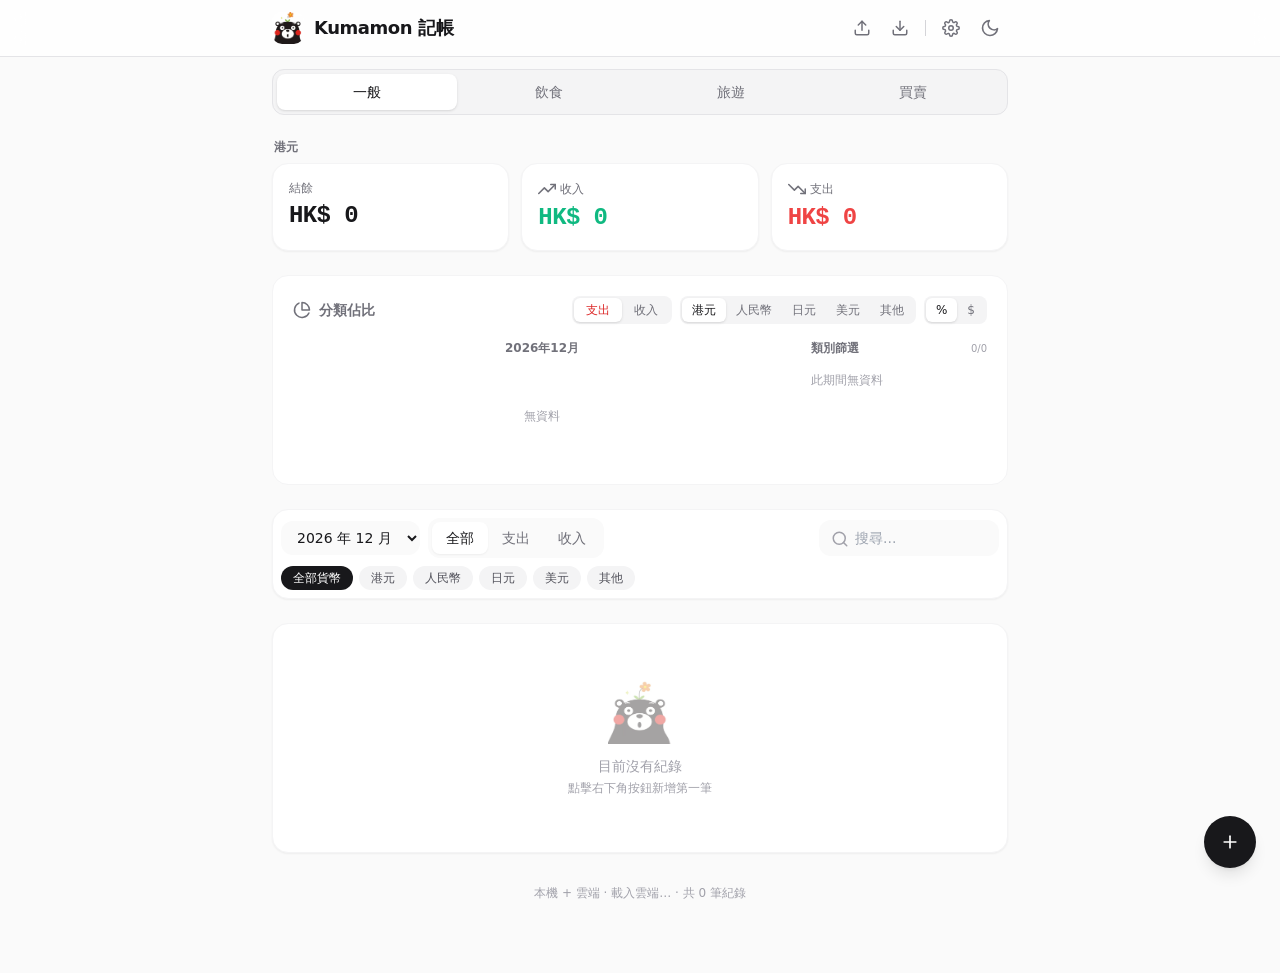
<file: index.html>
<!DOCTYPE html>
<html lang="zh-Hant" class="light">
<head>
    <meta charset="UTF-8">
    <meta name="viewport" content="width=device-width, initial-scale=1.0, viewport-fit=cover, maximum-scale=1">
    <title>Kumamon 記帳</title>
    <meta name="description" content="記帳・飲食・旅遊・買賣物件 — 本機＋雲端同步">
    <meta name="theme-color" content="#18181b" media="(prefers-color-scheme: dark)">
    <meta name="theme-color" content="#fafafa" media="(prefers-color-scheme: light)">
    <meta name="apple-mobile-web-app-capable" content="yes">
    <meta name="apple-mobile-web-app-status-bar-style" content="black-translucent">
    <meta name="apple-mobile-web-app-title" content="Kumamon記帳">
    <meta name="mobile-web-app-capable" content="yes">
    <link rel="manifest" href="./manifest.json">
    <link rel="apple-touch-icon" href="./icon-192.png">
    <link rel="icon" type="image/png" sizes="192x192" href="./icon-192.png">
    <link rel="icon" type="image/png" sizes="512x512" href="./icon-512.png">

    <link rel="stylesheet" href="./styles.css">

    <script src="./vendor/react-18.3.1.production.min.js"></script>
    <script src="./vendor/react-dom-18.3.1.production.min.js"></script>
    <script src="./vendor/supabase-2.119.0.min.js"></script>
</head>
<body>
    <div id="root"></div>

    <!-- 匯出 HTML 時會把資料注入到這裡 -->
    <script id="__embedded_data_holder__">
        // __EMBEDDED_DATA_START__
        window.__EMBEDDED_DATA__ = null;
        // __EMBEDDED_DATA_END__
    </script>

    <script id="app-bundle">
function _extends() { return _extends = Object.assign ? Object.assign.bind() : function (n) { for (var e = 1; e < arguments.length; e++) { var t = arguments[e]; for (var r in t) ({}).hasOwnProperty.call(t, r) && (n[r] = t[r]); } return n; }, _extends.apply(null, arguments); }
const {
  useState,
  useEffect,
  useMemo,
  useRef,
  useCallback
} = React;
const DEFAULT_CATEGORIES = ['飲食', '交通', '購物', '娛樂', '薪資', '居家', '醫療', '租金', '旅遊', '其他'];
const CURRENCY_OPTIONS = [{
  key: 'HKD',
  label: '港元',
  defaultSymbol: 'HK$'
}, {
  key: 'CNY',
  label: '人民幣',
  defaultSymbol: 'CN¥'
}, {
  key: 'JPY',
  label: '日元',
  defaultSymbol: '¥'
}, {
  key: 'USD',
  label: '美元',
  defaultSymbol: 'US$'
}, {
  key: 'CUSTOM',
  label: '其他',
  defaultSymbol: '$'
}];
const DEFAULT_RATES = {
  HKD: 1,
  CNY: 1.08,
  JPY: 0.052,
  USD: 7.8,
  CUSTOM: 1
};
const RECURRING_OPTIONS = [{
  key: 'none',
  label: '不重複'
}, {
  key: 'monthly',
  label: '每月'
}, {
  key: 'weekly',
  label: '每週'
}, {
  key: 'yearly',
  label: '每年'
}];
const CUISINE_OPTIONS = ['日本菜', '中菜', '西餐', '東南亞', '韓菜', '快餐', '咖啡甜品', '火鍋', '燒味', '其他'];
const BUYSELL_CATEGORIES = ['電話', '家電', '電子產品', '電玩收藏', '其他'];
const KUMAMON_LOGO_SRC = "[data-uri]";
const SUPABASE_URL = 'https://wanknivxcsrasdkkxmfr.supabase.co';
const SUPABASE_ANON_KEY = 'eyJhbGciOiJIUzI1NiIsInR5cCI6IkpXVCJ9.eyJpc3MiOiJzdXBhYmFzZSIsInJlZiI6IndhbmtuaXZ4Y3NyYXNka2t4bWZyIiwicm9sZSI6ImFub24iLCJpYXQiOjE3ODczMzE4NjcsImV4cCI6MjEwMjkwNzg2N30.tqsFimERtYCxoh8J-8FlqxByWtX2gNnyaGo08jditrs';
const CLOUD_ROW_ID = 'kumamon';
let _sb = null;
function getSb() {
  if (_sb) return _sb;
  if (window.supabase && window.supabase.createClient) {
    _sb = window.supabase.createClient(SUPABASE_URL, SUPABASE_ANON_KEY);
  }
  return _sb;
}
const PHOTOS_BUCKET = 'photos';
function compressImageToJpeg(file, maxSide = 1280, quality = 0.82, rotation = 0) {
  return new Promise((resolve, reject) => {
    const url = URL.createObjectURL(file);
    const img = new Image();
    img.onload = () => {
      try {
        const angle = (rotation % 360 + 360) % 360;
        const swapsDimensions = angle === 90 || angle === 270;
        const rotatedWidth = swapsDimensions ? img.height : img.width;
        const rotatedHeight = swapsDimensions ? img.width : img.height;
        const scale = Math.min(1, maxSide / Math.max(rotatedWidth, rotatedHeight));
        const width = Math.round(img.width * scale);
        const height = Math.round(img.height * scale);
        const canvas = document.createElement('canvas');
        canvas.width = Math.round(rotatedWidth * scale);
        canvas.height = Math.round(rotatedHeight * scale);
        const ctx = canvas.getContext('2d');
        ctx.translate(canvas.width / 2, canvas.height / 2);
        ctx.rotate(angle * Math.PI / 180);
        ctx.drawImage(img, -width / 2, -height / 2, width, height);
        canvas.toBlob(blob => {
          URL.revokeObjectURL(url);
          if (!blob) reject(new Error('無法壓縮圖片'));else resolve(blob);
        }, 'image/jpeg', quality);
      } catch (err) {
        URL.revokeObjectURL(url);
        reject(err);
      }
    };
    img.onerror = () => {
      URL.revokeObjectURL(url);
      reject(new Error('無法讀取圖片'));
    };
    img.src = url;
  });
}
async function uploadRecordPhoto(jpegBlob, recordType, recordId, index = 0) {
  const sb = getSb();
  if (!sb) throw new Error('Supabase 未連線');
  const path = `${recordType}/${recordId || 'tmp'}_${Date.now()}_${index}_${Math.random().toString(36).slice(2, 8)}.jpg`;
  const {
    error
  } = await sb.storage.from(PHOTOS_BUCKET).upload(path, jpegBlob, {
    contentType: 'image/jpeg',
    upsert: true,
    cacheControl: '3600'
  });
  if (error) throw error;
  const {
    data
  } = sb.storage.from(PHOTOS_BUCKET).getPublicUrl(path);
  return data.publicUrl;
}
function normalizeRecordPhotos(record) {
  if (!record) return [];
  if (Array.isArray(record.photos) && record.photos.length) {
    return record.photos.filter(u => typeof u === 'string' && u.trim()).map(u => u.trim());
  }
  if (record.photoUrl && typeof record.photoUrl === 'string' && record.photoUrl.trim()) {
    return [record.photoUrl.trim()];
  }
  return [];
}
function storagePhotoPathFromPublicUrl(value) {
  try {
    const url = new URL(value);
    const prefix = `/storage/v1/object/public/${PHOTOS_BUCKET}/`;
    if (url.origin !== new URL(SUPABASE_URL).origin || !url.pathname.startsWith(prefix)) return null;
    const path = decodeURIComponent(url.pathname.slice(prefix.length));
    if (!path || path.split('/').some(part => !part || part === '.' || part === '..')) return null;
    return path;
  } catch {
    return null;
  }
}
async function removeStoredRecordPhotos(urls) {
  const paths = [...new Set(urls.map(storagePhotoPathFromPublicUrl).filter(Boolean))];
  if (!paths.length) return;
  const sb = getSb();
  if (!sb) throw new Error('Supabase 未連線，舊相片未能清理');
  const {
    error
  } = await sb.storage.from(PHOTOS_BUCKET).remove(paths);
  if (error) throw error;
}
const MAX_RECORD_PHOTOS = 12;
const SYNCED_DATA_KEYS = ['transactions', 'diningRecords', 'travelRecords', 'buySellItems', 'settings', 'categories'];
const sameDataReferences = (a, b) => SYNCED_DATA_KEYS.every(key => a[key] === b[key]);
function clearEmbeddedData() {
  try {
    window.__EMBEDDED_DATA__ = null;
    window.__EMBEDDED_PENDING__ = null;
    const holder = document.getElementById('__embedded_data_holder__');
    if (holder) {
      holder.textContent = '\n        // __EMBEDDED_DATA_START__\n        window.__EMBEDDED_DATA__ = null;\n        // __EMBEDDED_DATA_END__\n    ';
    }
  } catch (e) {}
}
function countEmbeddedRecords(d) {
  if (!d || typeof d !== 'object') return 0;
  let n = 0;
  if (Array.isArray(d.transactions)) n += d.transactions.length;
  if (Array.isArray(d.diningRecords)) n += d.diningRecords.length;
  if (Array.isArray(d.travelRecords)) n += d.travelRecords.length;
  if (Array.isArray(d.buySellItems)) n += d.buySellItems.length;
  return n;
}
function localStorageHasAnyRecords() {
  const keys = ['expense-tracker-data-v5', 'expense-tracker-dining-v1', 'expense-tracker-travel-v1', 'expense-tracker-buysell-v1'];
  for (const k of keys) {
    try {
      const raw = localStorage.getItem(k);
      if (!raw) continue;
      const arr = JSON.parse(raw);
      if (Array.isArray(arr) && arr.length > 0) return true;
    } catch (e) {}
  }
  return false;
}
function applyEmbeddedToLocalStorage(d) {
  if (!d || typeof d !== 'object') return;
  if (Array.isArray(d.transactions)) {
    localStorage.setItem('expense-tracker-data-v5', JSON.stringify(d.transactions));
  }
  if (Array.isArray(d.diningRecords)) {
    localStorage.setItem('expense-tracker-dining-v1', JSON.stringify(d.diningRecords));
  }
  if (Array.isArray(d.travelRecords)) {
    localStorage.setItem('expense-tracker-travel-v1', JSON.stringify(d.travelRecords));
  }
  if (Array.isArray(d.buySellItems)) {
    localStorage.setItem('expense-tracker-buysell-v1', JSON.stringify(d.buySellItems));
  }
  if (d.settings && typeof d.settings === 'object') {
    const merged = {
      ...d.settings
    };
    if (d.buySellRates && typeof d.buySellRates === 'object') {
      merged.rates = {
        ...DEFAULT_RATES,
        ...(merged.rates || {}),
        ...d.buySellRates,
        HKD: 1
      };
    } else if (merged.rates) {
      merged.rates = {
        ...DEFAULT_RATES,
        ...merged.rates,
        HKD: 1
      };
    }
    localStorage.setItem('expense-tracker-settings-v3', JSON.stringify(merged));
  }
  if (Array.isArray(d.categories)) {
    localStorage.setItem('expense-tracker-categories', JSON.stringify(d.categories));
  }
  if (d.theme) {
    localStorage.setItem('expense-tracker-theme', JSON.stringify(d.theme));
  }
}
(function seedFromEmbedded() {
  try {
    const d = window.__EMBEDDED_DATA__;
    if (!d || typeof d !== 'object') return;
    const n = countEmbeddedRecords(d);
    if (n === 0 && !d.settings && !d.categories && !d.theme) {
      clearEmbeddedData();
      return;
    }
    if (!localStorageHasAnyRecords()) {
      applyEmbeddedToLocalStorage(d);
      clearEmbeddedData();
      console.info('[Kumamon 記帳] 本機為空，已從嵌入資料載入 ' + n + ' 筆紀錄');
      return;
    }
    window.__EMBEDDED_PENDING__ = d;
    console.info('[Kumamon 記帳] 偵測到嵌入備份（' + n + ' 筆），等待使用者選擇');
  } catch (e) {
    console.warn('無法載入嵌入資料', e);
  }
})();
function useLocalStorage(key, initialValue, onChange) {
  const [storedValue, setStoredValue] = useState(() => {
    try {
      const item = window.localStorage.getItem(key);
      return item ? JSON.parse(item) : initialValue;
    } catch (error) {
      console.error("讀取 localStorage 錯誤", error);
      return initialValue;
    }
  });
  const pendingRef = useRef(null);
  const timerRef = useRef(null);
  const skipFirstWrite = useRef(true);
  const flushToStorage = useCallback(valueOverride => {
    if (timerRef.current) {
      clearTimeout(timerRef.current);
      timerRef.current = null;
    }
    if (valueOverride === undefined && pendingRef.current === null) return;
    const toWrite = valueOverride === undefined ? pendingRef.current : valueOverride;
    pendingRef.current = null;
    try {
      window.localStorage.setItem(key, JSON.stringify(toWrite));
    } catch (error) {
      console.error("寫入 localStorage 錯誤", error);
      try {
        window.dispatchEvent(new CustomEvent('kumamon-storage-error', {
          detail: {
            message: '本機儲存失敗，請匯出備份',
            key: key
          }
        }));
      } catch (_) {}
    }
  }, [key]);
  useEffect(() => {
    if (skipFirstWrite.current) {
      skipFirstWrite.current = false;
      return;
    }
    pendingRef.current = storedValue;
    if (timerRef.current) clearTimeout(timerRef.current);
    timerRef.current = setTimeout(flushToStorage, 300);
    return () => {
      if (timerRef.current) {
        clearTimeout(timerRef.current);
        timerRef.current = null;
      }
    };
  }, [storedValue, flushToStorage]);
  useEffect(() => {
    const onLeave = () => flushToStorage();
    window.addEventListener('pagehide', onLeave);
    window.addEventListener('beforeunload', onLeave);
    return () => {
      window.removeEventListener('pagehide', onLeave);
      window.removeEventListener('beforeunload', onLeave);
      flushToStorage();
    };
  }, [flushToStorage]);
  const setValue = useCallback(value => {
    if (onChange) onChange();
    setStoredValue(prev => value instanceof Function ? value(prev) : value);
  }, [onChange]);
  return [storedValue, setValue, flushToStorage];
}
const LOCAL_MODIFIED_KEY = 'expense-tracker-last-modified';
function getLocalModified() {
  try {
    return localStorage.getItem(LOCAL_MODIFIED_KEY) || null;
  } catch {
    return null;
  }
}
function setLocalModified(iso) {
  try {
    localStorage.setItem(LOCAL_MODIFIED_KEY, iso || new Date().toISOString());
  } catch {}
}
function touchLocalModified() {
  const now = new Date().toISOString();
  setLocalModified(now);
  return now;
}
function readLocalDataSnapshot() {
  const get = (k, def) => {
    try {
      const raw = localStorage.getItem(k);
      return raw ? JSON.parse(raw) : def;
    } catch {
      return def;
    }
  };
  return {
    transactions: get('expense-tracker-data-v5', []),
    diningRecords: get('expense-tracker-dining-v1', []),
    travelRecords: get('expense-tracker-travel-v1', []),
    buySellItems: get('expense-tracker-buysell-v1', []),
    settings: get('expense-tracker-settings-v3', null),
    categories: get('expense-tracker-categories', null),
    theme: get('expense-tracker-theme', null),
    updatedAt: getLocalModified()
  };
}
function hasAnyLocalRecords(snap) {
  return Array.isArray(snap.transactions) && snap.transactions.length > 0 || Array.isArray(snap.diningRecords) && snap.diningRecords.length > 0 || Array.isArray(snap.travelRecords) && snap.travelRecords.length > 0 || Array.isArray(snap.buySellItems) && snap.buySellItems.length > 0;
}
function hasUnsavedLocalChanges(current, persisted) {
  const normalize = snap => ({
    transactions: Array.isArray(snap.transactions) ? snap.transactions : [],
    diningRecords: Array.isArray(snap.diningRecords) ? snap.diningRecords : [],
    travelRecords: Array.isArray(snap.travelRecords) ? snap.travelRecords : [],
    buySellItems: Array.isArray(snap.buySellItems) ? snap.buySellItems : [],
    settings: snap.settings || {
      customSymbol: '$',
      rates: {
        ...DEFAULT_RATES
      }
    },
    categories: snap.categories || DEFAULT_CATEGORIES,
    theme: snap.theme || 'light'
  });
  return JSON.stringify(normalize(current)) !== JSON.stringify(normalize(persisted));
}
function evaluateExpression(expr) {
  if (typeof expr !== 'string') return NaN;
  const cleaned = expr.replace(/,/g, '').replace(/\s+/g, '').trim();
  if (!cleaned || cleaned.length > 80) return NaN;
  if (/^-?\d+(\.\d+)?$/.test(cleaned)) return Number(cleaned);
  if (!/^[\d+\-*/().]+$/.test(cleaned)) return NaN;
  if (/[+\-*/]{2,}/.test(cleaned.replace(/(^|[*/(])-/g, '$1'))) return NaN;
  if (/^[*/)]/.test(cleaned) || /[+\-*/.(]$/.test(cleaned)) return NaN;
  try {
    const result = Function('"use strict"; return (' + cleaned + ')')();
    return typeof result === 'number' && isFinite(result) ? Math.round(result * 100) / 100 : NaN;
  } catch {
    return NaN;
  }
}
const Icons = {
  Plus: () => React.createElement("svg", {
    xmlns: "http://www.w3.org/2000/svg",
    width: "20",
    height: "20",
    viewBox: "0 0 24 24",
    fill: "none",
    stroke: "currentColor",
    strokeWidth: "2",
    strokeLinecap: "round",
    strokeLinejoin: "round"
  }, React.createElement("line", {
    x1: "12",
    y1: "5",
    x2: "12",
    y2: "19"
  }), React.createElement("line", {
    x1: "5",
    y1: "12",
    x2: "19",
    y2: "12"
  })),
  Trash: () => React.createElement("svg", {
    xmlns: "http://www.w3.org/2000/svg",
    width: "18",
    height: "18",
    viewBox: "0 0 24 24",
    fill: "none",
    stroke: "currentColor",
    strokeWidth: "2",
    strokeLinecap: "round",
    strokeLinejoin: "round"
  }, React.createElement("polyline", {
    points: "3 6 5 6 21 6"
  }), React.createElement("path", {
    d: "M19 6v14a2 2 0 0 1-2 2H7a2 2 0 0 1-2-2V6m3 0V4a2 2 0 0 1 2-2h4a2 2 0 0 1 2 2v2"
  })),
  Edit: () => React.createElement("svg", {
    xmlns: "http://www.w3.org/2000/svg",
    width: "18",
    height: "18",
    viewBox: "0 0 24 24",
    fill: "none",
    stroke: "currentColor",
    strokeWidth: "2",
    strokeLinecap: "round",
    strokeLinejoin: "round"
  }, React.createElement("path", {
    d: "M11 4H4a2 2 0 0 0-2 2v14a2 2 0 0 0 2 2h14a2 2 0 0 0 2-2v-7"
  }), React.createElement("path", {
    d: "M18.5 2.5a2.121 2.121 0 0 1 3 3L12 15l-4 1 1-4 9.5-9.5z"
  })),
  Camera: () => React.createElement("svg", {
    xmlns: "http://www.w3.org/2000/svg",
    width: "18",
    height: "18",
    viewBox: "0 0 24 24",
    fill: "none",
    stroke: "currentColor",
    strokeWidth: "2",
    strokeLinecap: "round",
    strokeLinejoin: "round"
  }, React.createElement("path", {
    d: "M23 19a2 2 0 0 1-2 2H3a2 2 0 0 1-2-2V8a2 2 0 0 1 2-2h4l2-3h6l2 3h4a2 2 0 0 1 2 2z"
  }), React.createElement("circle", {
    cx: "12",
    cy: "13",
    r: "4"
  })),
  Image: () => React.createElement("svg", {
    xmlns: "http://www.w3.org/2000/svg",
    width: "18",
    height: "18",
    viewBox: "0 0 24 24",
    fill: "none",
    stroke: "currentColor",
    strokeWidth: "2",
    strokeLinecap: "round",
    strokeLinejoin: "round"
  }, React.createElement("rect", {
    x: "3",
    y: "3",
    width: "18",
    height: "18",
    rx: "2",
    ry: "2"
  }), React.createElement("circle", {
    cx: "8.5",
    cy: "8.5",
    r: "1.5"
  }), React.createElement("polyline", {
    points: "21 15 16 10 5 21"
  })),
  ChevronLeft: () => React.createElement("svg", {
    xmlns: "http://www.w3.org/2000/svg",
    width: "28",
    height: "28",
    viewBox: "0 0 24 24",
    fill: "none",
    stroke: "currentColor",
    strokeWidth: "2",
    strokeLinecap: "round",
    strokeLinejoin: "round"
  }, React.createElement("polyline", {
    points: "15 18 9 12 15 6"
  })),
  ChevronRight: () => React.createElement("svg", {
    xmlns: "http://www.w3.org/2000/svg",
    width: "28",
    height: "28",
    viewBox: "0 0 24 24",
    fill: "none",
    stroke: "currentColor",
    strokeWidth: "2",
    strokeLinecap: "round",
    strokeLinejoin: "round"
  }, React.createElement("polyline", {
    points: "9 18 15 12 9 6"
  })),
  X: () => React.createElement("svg", {
    xmlns: "http://www.w3.org/2000/svg",
    width: "22",
    height: "22",
    viewBox: "0 0 24 24",
    fill: "none",
    stroke: "currentColor",
    strokeWidth: "2",
    strokeLinecap: "round",
    strokeLinejoin: "round"
  }, React.createElement("line", {
    x1: "18",
    y1: "6",
    x2: "6",
    y2: "18"
  }), React.createElement("line", {
    x1: "6",
    y1: "6",
    x2: "18",
    y2: "18"
  })),
  Sun: () => React.createElement("svg", {
    xmlns: "http://www.w3.org/2000/svg",
    width: "20",
    height: "20",
    viewBox: "0 0 24 24",
    fill: "none",
    stroke: "currentColor",
    strokeWidth: "2",
    strokeLinecap: "round",
    strokeLinejoin: "round"
  }, React.createElement("circle", {
    cx: "12",
    cy: "12",
    r: "5"
  }), React.createElement("line", {
    x1: "12",
    y1: "1",
    x2: "12",
    y2: "3"
  }), React.createElement("line", {
    x1: "12",
    y1: "21",
    x2: "12",
    y2: "23"
  }), React.createElement("line", {
    x1: "4.22",
    y1: "4.22",
    x2: "5.64",
    y2: "5.64"
  }), React.createElement("line", {
    x1: "18.36",
    y1: "18.36",
    x2: "19.78",
    y2: "19.78"
  }), React.createElement("line", {
    x1: "1",
    y1: "12",
    x2: "3",
    y2: "12"
  }), React.createElement("line", {
    x1: "21",
    y1: "12",
    x2: "23",
    y2: "12"
  }), React.createElement("line", {
    x1: "4.22",
    y1: "19.78",
    x2: "5.64",
    y2: "18.36"
  }), React.createElement("line", {
    x1: "18.36",
    y1: "5.64",
    x2: "19.78",
    y2: "4.22"
  })),
  Moon: () => React.createElement("svg", {
    xmlns: "http://www.w3.org/2000/svg",
    width: "20",
    height: "20",
    viewBox: "0 0 24 24",
    fill: "none",
    stroke: "currentColor",
    strokeWidth: "2",
    strokeLinecap: "round",
    strokeLinejoin: "round"
  }, React.createElement("path", {
    d: "M21 12.79A9 9 0 1 1 11.21 3 7 7 0 0 0 21 12.79z"
  })),
  Export: () => React.createElement("svg", {
    xmlns: "http://www.w3.org/2000/svg",
    width: "18",
    height: "18",
    viewBox: "0 0 24 24",
    fill: "none",
    stroke: "currentColor",
    strokeWidth: "2",
    strokeLinecap: "round",
    strokeLinejoin: "round"
  }, React.createElement("path", {
    d: "M21 15v4a2 2 0 0 1-2 2H5a2 2 0 0 1-2-2v-4"
  }), React.createElement("polyline", {
    points: "17 8 12 3 7 8"
  }), React.createElement("line", {
    x1: "12",
    y1: "3",
    x2: "12",
    y2: "15"
  })),
  Import: () => React.createElement("svg", {
    xmlns: "http://www.w3.org/2000/svg",
    width: "18",
    height: "18",
    viewBox: "0 0 24 24",
    fill: "none",
    stroke: "currentColor",
    strokeWidth: "2",
    strokeLinecap: "round",
    strokeLinejoin: "round"
  }, React.createElement("path", {
    d: "M21 15v4a2 2 0 0 1-2 2H5a2 2 0 0 1-2-2v-4"
  }), React.createElement("polyline", {
    points: "7 10 12 15 17 10"
  }), React.createElement("line", {
    x1: "12",
    y1: "15",
    x2: "12",
    y2: "3"
  })),
  Clear: () => React.createElement("svg", {
    xmlns: "http://www.w3.org/2000/svg",
    width: "18",
    height: "18",
    viewBox: "0 0 24 24",
    fill: "none",
    stroke: "currentColor",
    strokeWidth: "2",
    strokeLinecap: "round",
    strokeLinejoin: "round"
  }, React.createElement("polygon", {
    points: "7.86 2 16.14 2 22 7.86 22 16.14 16.14 22 7.86 22 2 16.14 2 7.86 7.86 2"
  }), React.createElement("line", {
    x1: "15",
    y1: "9",
    x2: "9",
    y2: "15"
  }), React.createElement("line", {
    x1: "9",
    y1: "9",
    x2: "15",
    y2: "15"
  })),
  TrendingUp: () => React.createElement("svg", {
    xmlns: "http://www.w3.org/2000/svg",
    width: "18",
    height: "18",
    viewBox: "0 0 24 24",
    fill: "none",
    stroke: "currentColor",
    strokeWidth: "2",
    strokeLinecap: "round",
    strokeLinejoin: "round"
  }, React.createElement("polyline", {
    points: "23 6 13.5 15.5 8.5 10.5 1 18"
  }), React.createElement("polyline", {
    points: "17 6 23 6 23 12"
  })),
  TrendingDown: () => React.createElement("svg", {
    xmlns: "http://www.w3.org/2000/svg",
    width: "18",
    height: "18",
    viewBox: "0 0 24 24",
    fill: "none",
    stroke: "currentColor",
    strokeWidth: "2",
    strokeLinecap: "round",
    strokeLinejoin: "round"
  }, React.createElement("polyline", {
    points: "23 18 13.5 8.5 8.5 13.5 1 6"
  }), React.createElement("polyline", {
    points: "17 18 23 18 23 12"
  })),
  Search: () => React.createElement("svg", {
    xmlns: "http://www.w3.org/2000/svg",
    width: "18",
    height: "18",
    viewBox: "0 0 24 24",
    fill: "none",
    stroke: "currentColor",
    strokeWidth: "2",
    strokeLinecap: "round",
    strokeLinejoin: "round"
  }, React.createElement("circle", {
    cx: "11",
    cy: "11",
    r: "8"
  }), React.createElement("line", {
    x1: "21",
    y1: "21",
    x2: "16.65",
    y2: "16.65"
  })),
  Settings: () => React.createElement("svg", {
    xmlns: "http://www.w3.org/2000/svg",
    width: "18",
    height: "18",
    viewBox: "0 0 24 24",
    fill: "none",
    stroke: "currentColor",
    strokeWidth: "2",
    strokeLinecap: "round",
    strokeLinejoin: "round"
  }, React.createElement("circle", {
    cx: "12",
    cy: "12",
    r: "3"
  }), React.createElement("path", {
    d: "M19.4 15a1.65 1.65 0 0 0 .33 1.82l.06.06a2 2 0 0 1 0 2.83 2 2 0 0 1-2.83 0l-.06-.06a1.65 1.65 0 0 0-1.82-.33 1.65 1.65 0 0 0-1 1.51V21a2 2 0 0 1-2 2 2 2 0 0 1-2-2v-.09A1.65 1.65 0 0 0 9 19.4a1.65 1.65 0 0 0-1.82.33l-.06.06a2 2 0 0 1-2.83 0 2 2 0 0 1 0-2.83l.06-.06A1.65 1.65 0 0 0 4.68 15a1.65 1.65 0 0 0-1.51-1H3a2 2 0 0 1-2-2 2 2 0 0 1 2-2h.09A1.65 1.65 0 0 0 4.6 9a1.65 1.65 0 0 0-.33-1.82l-.06-.06a2 2 0 0 1 0-2.83 2 2 0 0 1 2.83 0l.06.06A1.65 1.65 0 0 0 9 4.68a1.65 1.65 0 0 0 1-1.51V3a2 2 0 0 1 2-2 2 2 0 0 1 2 2v.09a1.65 1.65 0 0 0 1 1.51 1.65 1.65 0 0 0 1.82-.33l.06-.06a2 2 0 0 1 2.83 0 2 2 0 0 1 0 2.83l-.06.06A1.65 1.65 0 0 0 19.4 9a1.65 1.65 0 0 0 1.51 1H21a2 2 0 0 1 2 2 2 2 0 0 1-2 2h-.09a1.65 1.65 0 0 0-1.51 1z"
  })),
  Chart: () => React.createElement("svg", {
    xmlns: "http://www.w3.org/2000/svg",
    width: "18",
    height: "18",
    viewBox: "0 0 24 24",
    fill: "none",
    stroke: "currentColor",
    strokeWidth: "2",
    strokeLinecap: "round",
    strokeLinejoin: "round"
  }, React.createElement("path", {
    d: "M21.21 15.89A10 10 0 1 1 8 2.83"
  }), React.createElement("path", {
    d: "M22 12A10 10 0 0 0 12 2v10z"
  })),
  Refresh: () => React.createElement("svg", {
    xmlns: "http://www.w3.org/2000/svg",
    width: "16",
    height: "16",
    viewBox: "0 0 24 24",
    fill: "none",
    stroke: "currentColor",
    strokeWidth: "2",
    strokeLinecap: "round",
    strokeLinejoin: "round"
  }, React.createElement("polyline", {
    points: "23 4 23 10 17 10"
  }), React.createElement("polyline", {
    points: "1 20 1 14 7 14"
  }), React.createElement("path", {
    d: "M3.51 9a9 9 0 0 1 14.85-3.36L23 10M1 14l4.64 4.36A9 9 0 0 0 20.49 15"
  })),
  Calc: () => React.createElement("svg", {
    xmlns: "http://www.w3.org/2000/svg",
    width: "16",
    height: "16",
    viewBox: "0 0 24 24",
    fill: "none",
    stroke: "currentColor",
    strokeWidth: "2",
    strokeLinecap: "round",
    strokeLinejoin: "round"
  }, React.createElement("rect", {
    x: "4",
    y: "2",
    width: "16",
    height: "20",
    rx: "2"
  }), React.createElement("line", {
    x1: "8",
    y1: "6",
    x2: "16",
    y2: "6"
  }))
};
const PIE_COLORS_EXPENSE = ['#ef4444', '#f97316', '#eab308', '#22c55e', '#14b8a6', '#3b82f6', '#8b5cf6', '#ec4899', '#64748b', '#0ea5e9'];
const PIE_COLORS_INCOME = ['#16a34a', '#22c55e', '#4ade80', '#86efac', '#059669', '#10b981', '#34d399', '#6ee7b7', '#047857', '#a3e635'];
const getPieColors = type => type === 'income' ? PIE_COLORS_INCOME : PIE_COLORS_EXPENSE;
const formatMoney = (amount, symbol = 'HK$') => {
  const numStr = new Intl.NumberFormat('en-US', {
    minimumFractionDigits: 0,
    maximumFractionDigits: 2
  }).format(amount);
  return `${symbol} ${numStr}`;
};
const generateId = () => crypto.randomUUID ? crypto.randomUUID() : Math.random().toString(36).substring(2, 11);
const getCurrentMonth = () => {
  const d = new Date();
  return `${d.getFullYear()}-${String(d.getMonth() + 1).padStart(2, '0')}`;
};
const getPrevMonth = monthStr => {
  const [y, m] = monthStr.split('-').map(Number);
  const d = new Date(y, m - 2, 1);
  return `${d.getFullYear()}-${String(d.getMonth() + 1).padStart(2, '0')}`;
};
const getPrevPeriod = period => {
  if (!period || period === 'all') return null;
  if (/^\d{4}$/.test(period)) return String(Number(period) - 1);
  if (/^\d{4}-\d{2}$/.test(period)) return getPrevMonth(period);
  return null;
};
const periodLabel = p => {
  if (!p || p === 'all') return '全部';
  if (/^\d{4}$/.test(p)) return p + '年';
  if (/^\d{4}-\d{2}$/.test(p)) return p.replace('-', '年') + '月';
  return p;
};
const LIST_PAGE_SIZE = 50;
const LoadMoreButton = ({
  shown,
  total,
  onMore
}) => {
  if (!total || shown >= total) return null;
  const remain = total - shown;
  return React.createElement("button", {
    type: "button",
    onClick: onMore,
    className: "w-full py-3 text-sm font-medium text-zinc-600 dark:text-zinc-300 hover:bg-zinc-50 dark:hover:bg-zinc-800/60 border-t border-zinc-100 dark:border-zinc-800 transition-colors"
  }, "\u8F09\u5165\u66F4\u591A\uFF08\u5C1A\u6709 ", remain, " \u7B46\uFF09");
};
const ModalOverlay = ({
  children,
  onClose
}) => React.createElement("div", {
  className: "fixed inset-0 z-50 flex items-center justify-center p-4 modal-safe-pad bg-black/50 backdrop-blur-sm",
  onClick: e => {
    if (e.target === e.currentTarget) onClose();
  }
}, React.createElement("div", {
  className: "bg-white dark:bg-zinc-900 rounded-2xl shadow-xl w-full max-w-md overflow-hidden border border-zinc-200 dark:border-zinc-800 max-h-[min(90vh,calc(100dvh-2rem))] overflow-y-auto"
}, children));
const PhotoLightbox = ({
  photos,
  index,
  title,
  onClose,
  onIndexChange
}) => {
  const list = Array.isArray(photos) ? photos.filter(Boolean) : [];
  const safeIndex = Math.min(Math.max(0, index || 0), Math.max(0, list.length - 1));
  const current = list[safeIndex] || '';
  const [zoom, setZoom] = useState(1);
  const [rotation, setRotation] = useState(0);
  const zoomRef = useRef(1);
  const gestureRef = useRef(null);
  const setZoomLevel = value => {
    const next = Math.min(4, Math.max(1, value));
    zoomRef.current = next;
    setZoom(next);
  };
  useEffect(() => {
    setZoomLevel(1);
    setRotation(0);
  }, [safeIndex]);
  useEffect(() => {
    const onKey = e => {
      if (e.key === 'Escape') onClose();
      if (e.key === 'ArrowLeft' && safeIndex > 0) onIndexChange(safeIndex - 1);
      if (e.key === 'ArrowRight' && safeIndex < list.length - 1) onIndexChange(safeIndex + 1);
    };
    window.addEventListener('keydown', onKey);
    const prevOverflow = document.body.style.overflow;
    document.body.style.overflow = 'hidden';
    return () => {
      window.removeEventListener('keydown', onKey);
      document.body.style.overflow = prevOverflow;
    };
  }, [safeIndex, list.length, onClose, onIndexChange]);
  if (!list.length) return null;
  return React.createElement("div", {
    className: "fixed inset-0 z-[80] bg-black/95 flex flex-col",
    role: "dialog",
    "aria-modal": "true",
    "aria-label": "\u700F\u89BD\u76F8\u7247"
  }, React.createElement("div", {
    className: "flex items-center justify-between px-3 py-3 text-white shrink-0",
    style: {
      paddingTop: 'max(0.75rem, env(safe-area-inset-top, 0px))'
    }
  }, React.createElement("div", {
    className: "min-w-0 flex-1 pr-3"
  }, React.createElement("div", {
    className: "text-sm font-medium truncate"
  }, title || '相片'), React.createElement("div", {
    className: "text-xs text-white/60"
  }, safeIndex + 1, " / ", list.length)), React.createElement("button", {
    type: "button",
    onClick: onClose,
    className: "p-2 rounded-full bg-white/10 hover:bg-white/20 text-white",
    "aria-label": "\u95DC\u9589"
  }, React.createElement(Icons.X, null))), React.createElement("div", {
    className: "flex-1 relative flex items-center justify-center min-h-0 select-none",
    onTouchStart: e => {
      if (e.touches.length === 2) {
        const dx = e.touches[1].clientX - e.touches[0].clientX;
        const dy = e.touches[1].clientY - e.touches[0].clientY;
        gestureRef.current = {
          distance: Math.hypot(dx, dy),
          angle: Math.atan2(dy, dx) * 180 / Math.PI,
          zoom,
          rotation
        };
      } else if (e.touches.length === 1) {
        gestureRef.current = {
          x: e.touches[0].clientX,
          y: e.touches[0].clientY,
          zoom
        };
      }
    },
    onTouchMove: e => {
      if (e.touches.length !== 2 || !gestureRef.current || gestureRef.current.distance == null) return;
      e.preventDefault();
      const dx = e.touches[1].clientX - e.touches[0].clientX;
      const dy = e.touches[1].clientY - e.touches[0].clientY;
      const distance = Math.hypot(dx, dy);
      const angle = Math.atan2(dy, dx) * 180 / Math.PI;
      let angleDelta = angle - gestureRef.current.angle;
      if (angleDelta > 180) angleDelta -= 360;
      if (angleDelta < -180) angleDelta += 360;
      setZoomLevel(gestureRef.current.zoom * distance / gestureRef.current.distance);
      setRotation(gestureRef.current.rotation + angleDelta);
    },
    onTouchEnd: e => {
      const gesture = gestureRef.current;
      gestureRef.current = null;
      if (!gesture || gesture.x == null || zoomRef.current > 1.02) return;
      const dx = e.changedTouches[0].clientX - gesture.x;
      if (dx > 50 && safeIndex > 0) onIndexChange(safeIndex - 1);
      if (dx < -50 && safeIndex < list.length - 1) onIndexChange(safeIndex + 1);
    }
  }, safeIndex > 0 && React.createElement("button", {
    type: "button",
    onClick: () => onIndexChange(safeIndex - 1),
    className: "absolute left-2 z-10 p-2 rounded-full bg-black/40 text-white hover:bg-black/60",
    "aria-label": "\u4E0A\u4E00\u5F35"
  }, React.createElement(Icons.ChevronLeft, null)), React.createElement("img", {
    src: current,
    alt: `相片 ${safeIndex + 1}`,
    className: "max-w-full max-h-full object-contain px-2",
    style: {
      maxHeight: 'calc(100dvh - 9rem)',
      transform: `scale(${zoom}) rotate(${rotation}deg)`,
      touchAction: 'none'
    },
    draggable: false
  }), safeIndex < list.length - 1 && React.createElement("button", {
    type: "button",
    onClick: () => onIndexChange(safeIndex + 1),
    className: "absolute right-2 z-10 p-2 rounded-full bg-black/40 text-white hover:bg-black/60",
    "aria-label": "\u4E0B\u4E00\u5F35"
  }, React.createElement(Icons.ChevronRight, null))), React.createElement("div", {
    className: "flex flex-col items-center gap-1 shrink-0 pt-2 text-white",
    style: {
      paddingBottom: 'max(0.5rem, env(safe-area-inset-bottom, 0px))'
    }
  }, React.createElement("div", {
    className: "flex items-center justify-center gap-3"
  }, React.createElement("button", {
    type: "button",
    onClick: () => setZoomLevel(zoom - 0.25),
    className: "px-3 py-1.5 rounded-lg bg-white/10 hover:bg-white/20",
    "aria-label": "\u7E2E\u5C0F"
  }, "\u2212"), React.createElement("span", {
    className: "min-w-12 text-center text-xs text-white/70"
  }, Math.round(zoom * 100), "%"), React.createElement("button", {
    type: "button",
    onClick: () => setZoomLevel(zoom + 0.25),
    className: "px-3 py-1.5 rounded-lg bg-white/10 hover:bg-white/20",
    "aria-label": "\u653E\u5927"
  }, "\uFF0B"), React.createElement("button", {
    type: "button",
    onClick: () => setRotation(rotation - 90),
    className: "px-3 py-1.5 rounded-lg bg-white/10 hover:bg-white/20",
    "aria-label": "\u5411\u5DE6\u65CB\u8F49"
  }, "\u21B6"), React.createElement("button", {
    type: "button",
    onClick: () => setRotation(rotation + 90),
    className: "px-3 py-1.5 rounded-lg bg-white/10 hover:bg-white/20",
    "aria-label": "\u5411\u53F3\u65CB\u8F49"
  }, "\u21B7"), React.createElement("button", {
    type: "button",
    onClick: () => {
      setZoomLevel(1);
      setRotation(0);
    },
    className: "px-3 py-1.5 rounded-lg bg-white/10 hover:bg-white/20 text-xs"
  }, "\u91CD\u8A2D")), React.createElement("span", {
    className: "text-[10px] text-white/50"
  }, "\u96D9\u6307\u634F\u5408\u53EF\u7E2E\u653E\u53CA\u65CB\u8F49")), list.length > 1 && React.createElement("div", {
    className: "shrink-0 px-3 pb-3 overflow-x-auto scrollbar-hide",
    style: {
      paddingBottom: 'max(0.75rem, env(safe-area-inset-bottom, 0px))'
    }
  }, React.createElement("div", {
    className: "flex gap-2 justify-center min-w-min mx-auto"
  }, list.map((src, i) => React.createElement("button", {
    key: src + i,
    type: "button",
    onClick: () => onIndexChange(i),
    className: `w-14 h-14 rounded-lg overflow-hidden border-2 shrink-0 ${i === safeIndex ? 'border-amber-400' : 'border-transparent opacity-60'}`
  }, React.createElement("img", {
    src: src,
    alt: "",
    className: "w-full h-full object-cover"
  }))))));
};
const DiningForm = ({
  initialData,
  onSave,
  onClose,
  settings
}) => {
  const emptyDish = () => ({
    name: '',
    price: ''
  });
  const initDishes = () => {
    if (initialData && Array.isArray(initialData.dishes) && initialData.dishes.length) {
      return initialData.dishes.map(d => ({
        name: d.name || '',
        price: d.price != null && d.price !== '' ? String(d.price) : ''
      })).slice(0, 10);
    }
    if (initialData && initialData.dish) {
      return [{
        name: initialData.dish,
        price: ''
      }];
    }
    return [emptyDish()];
  };
  const [form, setForm] = useState(() => ({
    date: initialData && initialData.date || new Date().toISOString().split('T')[0],
    currency: initialData && initialData.currency || 'HKD',
    restaurant: initialData && initialData.restaurant || '',
    location: initialData && initialData.location || '',
    cuisine: initialData && initialData.cuisine || '中菜',
    people: initialData && initialData.people != null ? String(initialData.people) : '1',
    rating: initialData && initialData.rating != null ? Number(initialData.rating) : 0,
    note: initialData && initialData.note || ''
  }));
  const [dishes, setDishes] = useState(initDishes);
  const [amountManual, setAmountManual] = useState(() => !!(initialData && initialData.amount != null && String(initialData.amount) !== ''));
  const [amountExpr, setAmountExpr] = useState(initialData ? String(initialData.amount) : '');
  const [photoItems, setPhotoItems] = useState(() => {
    const urls = normalizeRecordPhotos(initialData);
    return urls.map((url, i) => ({
      key: 'exist-' + i + '-' + url.slice(-24),
      url,
      preview: url,
      file: null
    }));
  });
  const [photoUploading, setPhotoUploading] = useState(false);
  const [photoError, setPhotoError] = useState('');
  const cameraInputRef = useRef(null);
  const galleryInputRef = useRef(null);
  const addPhotoFiles = fileList => {
    const files = Array.from(fileList || []).filter(f => f && f.type && f.type.startsWith('image/'));
    if (!files.length) {
      setPhotoError('請選擇圖片檔');
      return;
    }
    setPhotoItems(prev => {
      const room = MAX_RECORD_PHOTOS - prev.length;
      if (room <= 0) {
        setPhotoError(`最多 ${MAX_RECORD_PHOTOS} 張相片`);
        return prev;
      }
      const take = files.slice(0, room);
      const oversized = take.filter(f => f.size > 12 * 1024 * 1024);
      if (oversized.length) {
        setPhotoError('有圖片超過 12MB，已略過過大檔案');
      } else {
        setPhotoError('');
      }
      const ok = take.filter(f => f.size <= 12 * 1024 * 1024);
      if (!ok.length) return prev;
      const added = ok.map((file, i) => ({
        key: 'new-' + Date.now() + '-' + i + '-' + Math.random().toString(36).slice(2, 7),
        url: null,
        preview: URL.createObjectURL(file),
        file,
        rotation: 0
      }));
      return [...prev, ...added];
    });
  };
  const onPickPhoto = e => {
    const files = Array.from(e.target.files || []);
    e.target.value = '';
    if (!files.length) return;
    addPhotoFiles(files);
  };
  const removePhotoAt = key => {
    setPhotoItems(prev => {
      const target = prev.find(p => p.key === key);
      if (target && target.preview && String(target.preview).startsWith('blob:')) {
        try {
          URL.revokeObjectURL(target.preview);
        } catch (err) {}
      }
      return prev.filter(p => p.key !== key);
    });
    setPhotoError('');
  };
  const rotatePhotoAt = key => {
    setPhotoItems(prev => prev.map(item => item.key === key && item.file ? {
      ...item,
      rotation: ((item.rotation || 0) + 90) % 360
    } : item));
  };
  const sumDishPrices = list => {
    let sum = 0;
    let any = false;
    list.forEach(d => {
      const raw = String(d.price || '').replace(/,/g, '').trim();
      if (raw === '') return;
      const n = parseFloat(raw);
      if (!isNaN(n) && n >= 0) {
        sum += n;
        any = true;
      }
    });
    return any ? Math.round(sum * 100) / 100 : null;
  };
  useEffect(() => {
    if (amountManual) return;
    const s = sumDishPrices(dishes);
    if (s != null) setAmountExpr(String(s));
  }, [dishes, amountManual]);
  const updateDish = (idx, key, val) => {
    setDishes(prev => prev.map((d, i) => i === idx ? {
      ...d,
      [key]: val
    } : d));
  };
  const addDish = () => {
    setDishes(prev => prev.length >= 10 ? prev : [...prev, emptyDish()]);
  };
  const removeDish = idx => {
    setDishes(prev => prev.length <= 1 ? [emptyDish()] : prev.filter((_, i) => i !== idx));
  };
  const submit = async e => {
    e.preventDefault();
    let amountNum = evaluateExpression(amountExpr);
    const cleanedDishes = dishes.map(d => ({
      name: (d.name || '').trim(),
      price: d.price === '' || d.price == null ? null : parseFloat(String(d.price).replace(/,/g, '')) || null
    })).filter(d => d.name);
    if (isNaN(amountNum) || amountNum <= 0) {
      const s = sumDishPrices(dishes);
      if (s != null) amountNum = s;
    }
    if (isNaN(amountNum) || amountNum <= 0) {
      alert('請為各道菜填寫價錢，或直接輸入總金額');
      return;
    }
    if (!(form.restaurant || '').trim()) {
      alert('請填寫餐廳名');
      return;
    }
    const peopleNum = Math.max(1, parseInt(form.people, 10) || 1);
    const ratingNum = Math.min(5, Math.max(0, Math.round(Number(form.rating) || 0)));
    const recordId = initialData && initialData.id || generateId();
    let finalPhotos = [];
    try {
      setPhotoUploading(true);
      setPhotoError('');
      let uploadIndex = 0;
      for (const item of photoItems) {
        if (item.url) {
          finalPhotos.push(item.url);
          continue;
        }
        if (item.file) {
          const jpeg = await compressImageToJpeg(item.file, 1600, 0.85, item.rotation || 0);
          const url = await uploadRecordPhoto(jpeg, 'dining', recordId, uploadIndex++);
          finalPhotos.push(url);
        }
      }
      finalPhotos = finalPhotos.slice(0, MAX_RECORD_PHOTOS);
    } catch (err) {
      console.error(err);
      setPhotoError(err && err.message || '上傳相片失敗');
      setPhotoUploading(false);
      alert('相片上傳失敗：' + (err && err.message || '請檢查網路或 bucket 權限'));
      return;
    } finally {
      setPhotoUploading(false);
    }
    onSave({
      id: recordId,
      date: form.date,
      amount: Math.round(amountNum * 100) / 100,
      currency: form.currency || 'HKD',
      restaurant: form.restaurant.trim(),
      location: (form.location || '').trim(),
      cuisine: form.cuisine || '其他',
      people: peopleNum,
      rating: ratingNum,
      dishes: cleanedDishes.slice(0, 10),
      dish: cleanedDishes.map(d => d.name).join('、'),
      note: (form.note || '').trim(),
      photos: finalPhotos,
      photoUrl: finalPhotos[0] || null,
      createdAt: initialData && initialData.createdAt || new Date().toISOString(),
      updatedAt: new Date().toISOString(),
      linkedTxId: initialData && initialData.linkedTxId || null
    });
  };
  const autoSum = sumDishPrices(dishes);
  return React.createElement(ModalOverlay, {
    onClose: onClose
  }, React.createElement("form", {
    onSubmit: submit,
    className: "p-6"
  }, React.createElement("h2", {
    className: "text-xl font-bold mb-4"
  }, initialData ? '編輯飲食記錄' : '新增飲食記錄'), React.createElement("div", {
    className: "space-y-3"
  }, React.createElement("div", null, React.createElement("label", {
    className: "block text-sm font-medium mb-1"
  }, "\u9910\u5EF3\u540D *"), React.createElement("input", {
    required: true,
    autoFocus: true,
    value: form.restaurant,
    onChange: e => setForm({
      ...form,
      restaurant: e.target.value
    }),
    placeholder: "\u4F8B\u5982\uFF1A\u4E00\u862D\u3001\u592A\u8208\u3001\u58FD\u53F8\u90CE",
    className: "w-full px-3 py-2 border border-zinc-300 dark:border-zinc-700 rounded-lg bg-white dark:bg-zinc-800"
  })), React.createElement("div", {
    className: "grid grid-cols-2 gap-3"
  }, React.createElement("div", null, React.createElement("label", {
    className: "block text-sm font-medium mb-1"
  }, "\u5730\u9EDE"), React.createElement("input", {
    value: form.location,
    onChange: e => setForm({
      ...form,
      location: e.target.value
    }),
    placeholder: "\u9285\u947C\u7063 / \u6771\u4EAC",
    className: "w-full px-3 py-2 border border-zinc-300 dark:border-zinc-700 rounded-lg bg-white dark:bg-zinc-800"
  })), React.createElement("div", null, React.createElement("label", {
    className: "block text-sm font-medium mb-1"
  }, "\u83DC\u5F0F\u7A2E\u985E"), React.createElement("select", {
    value: form.cuisine,
    onChange: e => setForm({
      ...form,
      cuisine: e.target.value
    }),
    className: "w-full px-3 py-2 border border-zinc-300 dark:border-zinc-700 rounded-lg bg-white dark:bg-zinc-800"
  }, CUISINE_OPTIONS.map(c => React.createElement("option", {
    key: c,
    value: c
  }, c))))), React.createElement("div", {
    className: "grid grid-cols-2 gap-3"
  }, React.createElement("div", null, React.createElement("label", {
    className: "block text-sm font-medium mb-1"
  }, "\u4EBA\u6578"), React.createElement("input", {
    type: "number",
    min: "1",
    max: "99",
    value: form.people,
    onChange: e => setForm({
      ...form,
      people: e.target.value
    }),
    className: "w-full px-3 py-2 border border-zinc-300 dark:border-zinc-700 rounded-lg bg-white dark:bg-zinc-800 font-mono"
  })), React.createElement("div", null, React.createElement("label", {
    className: "block text-sm font-medium mb-1"
  }, "\u65E5\u671F"), React.createElement("input", {
    type: "date",
    required: true,
    value: form.date,
    onChange: e => setForm({
      ...form,
      date: e.target.value
    }),
    className: "w-full px-3 py-2 border border-zinc-300 dark:border-zinc-700 rounded-lg bg-white dark:bg-zinc-800"
  }))), React.createElement("div", null, React.createElement("label", {
    className: "block text-sm font-medium mb-1"
  }, "\u8A55\u5206\uFF08\u6700\u591A 5 \u661F\uFF09"), React.createElement("div", {
    className: "flex items-center gap-1",
    role: "group",
    "aria-label": "\u9910\u5EF3\u8A55\u5206"
  }, [1, 2, 3, 4, 5].map(star => React.createElement("button", {
    key: star,
    type: "button",
    onClick: () => setForm({
      ...form,
      rating: form.rating === star ? 0 : star
    }),
    className: `text-2xl leading-none transition-transform hover:scale-110 focus:outline-none ${star <= (form.rating || 0) ? 'text-amber-400' : 'text-zinc-300 dark:text-zinc-600'}`,
    "aria-label": `${star} 星`,
    title: `${star} 星`
  }, "\u2605")), (form.rating || 0) > 0 && React.createElement("button", {
    type: "button",
    onClick: () => setForm({
      ...form,
      rating: 0
    }),
    className: "ml-2 text-xs text-zinc-500 hover:text-zinc-800 dark:hover:text-zinc-300 underline"
  }, "\u6E05\u9664"), React.createElement("span", {
    className: "ml-1 text-sm text-zinc-500"
  }, (form.rating || 0) > 0 ? `${form.rating} / 5` : '未評分'))), React.createElement("div", {
    className: "rounded-xl border border-amber-200 dark:border-amber-900/40 bg-amber-50/50 dark:bg-amber-950/20 p-3 space-y-2"
  }, React.createElement("div", {
    className: "flex items-center justify-between"
  }, React.createElement("div", {
    className: "text-sm font-semibold text-amber-900 dark:text-amber-200"
  }, "\u83DC\u5F0F\uFF08\u6700\u591A 10 \u9053\uFF09"), React.createElement("button", {
    type: "button",
    onClick: addDish,
    disabled: dishes.length >= 10,
    className: "text-xs px-2 py-1 rounded-lg bg-amber-600 text-white disabled:opacity-40"
  }, "\uFF0B \u52A0\u4E00\u9053")), dishes.map((d, idx) => React.createElement("div", {
    key: idx,
    className: "flex gap-2 items-center"
  }, React.createElement("span", {
    className: "text-xs text-zinc-400 w-4"
  }, idx + 1), React.createElement("input", {
    value: d.name,
    onChange: e => updateDish(idx, 'name', e.target.value),
    placeholder: `第 ${idx + 1} 道菜名`,
    className: "flex-1 min-w-0 px-2 py-1.5 text-sm border border-zinc-300 dark:border-zinc-700 rounded-lg bg-white dark:bg-zinc-800"
  }), React.createElement("input", {
    type: "text",
    inputMode: "decimal",
    value: d.price,
    onChange: e => updateDish(idx, 'price', e.target.value),
    placeholder: "\u50F9\u9322",
    className: "w-20 px-2 py-1.5 text-sm border border-zinc-300 dark:border-zinc-700 rounded-lg bg-white dark:bg-zinc-800 font-mono"
  }), React.createElement("button", {
    type: "button",
    onClick: () => removeDish(idx),
    className: "p-1.5 text-zinc-400 hover:text-red-500 text-sm",
    title: "\u79FB\u9664"
  }, "\u2715"))), React.createElement("p", {
    className: "text-[11px] text-zinc-500"
  }, "\u586B\u5BEB\u50F9\u9322\u5F8C\u6703\u81EA\u52D5\u52A0\u7E3D\u5230\u4E0B\u65B9\u7E3D\u91D1\u984D", autoSum != null ? `（目前合計 ${autoSum}）` : '')), React.createElement("div", null, React.createElement("label", {
    className: "block text-sm font-medium mb-1"
  }, "\u7E3D\u91D1\u984D"), React.createElement("div", {
    className: "flex gap-2"
  }, React.createElement("select", {
    value: form.currency,
    onChange: e => setForm({
      ...form,
      currency: e.target.value
    }),
    className: "w-28 px-2 py-2 border border-zinc-300 dark:border-zinc-700 rounded-lg bg-white dark:bg-zinc-800 text-sm"
  }, CURRENCY_OPTIONS.map(c => React.createElement("option", {
    key: c.key,
    value: c.key
  }, c.label))), React.createElement("input", {
    type: "text",
    inputMode: "decimal",
    value: amountExpr,
    onChange: e => {
      setAmountManual(true);
      setAmountExpr(e.target.value);
    },
    placeholder: "\u81EA\u52D5\u52A0\u7E3D\uFF0F\u53EF\u624B\u52D5\u6539",
    className: "flex-1 px-3 py-2 border border-zinc-300 dark:border-zinc-700 rounded-lg bg-white dark:bg-zinc-800 font-mono"
  })), amountManual && React.createElement("button", {
    type: "button",
    onClick: () => {
      setAmountManual(false);
      const s = sumDishPrices(dishes);
      if (s != null) setAmountExpr(String(s));
    },
    className: "mt-1 text-[11px] text-amber-700 dark:text-amber-400 underline"
  }, "\u6062\u5FA9\u81EA\u52D5\u52A0\u7E3D")), React.createElement("div", null, React.createElement("div", {
    className: "flex items-center justify-between mb-1"
  }, React.createElement("label", {
    className: "block text-sm font-medium"
  }, "\u9910\u9EDE\u76F8\u7247"), React.createElement("span", {
    className: "text-[11px] text-zinc-500"
  }, photoItems.length, "/", MAX_RECORD_PHOTOS)), React.createElement("p", {
    className: "text-[11px] text-zinc-500 mb-2"
  }, "\u8A18\u9304\u9019\u9910\u5403\u904E\u751A\u9EBC\uFF0C\u53EF\u591A\u5F35\uFF1B\u4E0A\u50B3\u524D\u53EF\u65CB\u8F49\u3002\u5132\u5B58\u6642\u6703\u58D3\u6210 JPEG\u3002"), React.createElement("div", {
    className: "flex flex-wrap items-center gap-2 mb-2"
  }, React.createElement("button", {
    type: "button",
    onClick: () => cameraInputRef.current && cameraInputRef.current.click(),
    disabled: photoUploading || photoItems.length >= MAX_RECORD_PHOTOS,
    className: "inline-flex items-center gap-1.5 px-3 py-2 text-sm rounded-lg border border-zinc-300 dark:border-zinc-700 bg-white dark:bg-zinc-800 hover:bg-zinc-50 dark:hover:bg-zinc-800 disabled:opacity-50"
  }, React.createElement(Icons.Camera, null), " \u62CD\u7167"), React.createElement("button", {
    type: "button",
    onClick: () => galleryInputRef.current && galleryInputRef.current.click(),
    disabled: photoUploading || photoItems.length >= MAX_RECORD_PHOTOS,
    className: "inline-flex items-center gap-1.5 px-3 py-2 text-sm rounded-lg border border-zinc-300 dark:border-zinc-700 bg-white dark:bg-zinc-800 hover:bg-zinc-50 dark:hover:bg-zinc-800 disabled:opacity-50"
  }, React.createElement(Icons.Image, null), " \u76F8\u7C3F\u591A\u9078")), React.createElement("input", {
    ref: cameraInputRef,
    type: "file",
    accept: "image/*",
    capture: "environment",
    className: "hidden",
    onChange: onPickPhoto
  }), React.createElement("input", {
    ref: galleryInputRef,
    type: "file",
    accept: "image/*",
    multiple: true,
    className: "hidden",
    onChange: onPickPhoto
  }), photoItems.length > 0 && React.createElement("div", {
    className: "grid grid-cols-3 gap-2"
  }, photoItems.map((item, idx) => React.createElement("div", {
    key: item.key,
    className: "relative aspect-square rounded-xl overflow-hidden border border-zinc-200 dark:border-zinc-700 bg-zinc-100 dark:bg-zinc-800 group"
  }, React.createElement("img", {
    src: item.preview,
    alt: `餐點 ${idx + 1}`,
    className: "w-full h-full object-cover transition-transform",
    style: {
      transform: `rotate(${item.rotation || 0}deg)`
    }
  }), React.createElement("div", {
    className: "absolute top-1 left-1 text-[10px] px-1.5 py-0.5 rounded bg-black/55 text-white"
  }, idx + 1), React.createElement("div", {
    className: "absolute top-1 right-1 flex gap-1"
  }, item.file && React.createElement("button", {
    type: "button",
    onClick: () => rotatePhotoAt(item.key),
    disabled: photoUploading,
    className: "w-7 h-7 rounded-full bg-black/65 text-white text-lg flex items-center justify-center hover:bg-amber-600 disabled:opacity-50",
    "aria-label": `旋轉相片 ${idx + 1}`,
    title: "\u5411\u53F3\u65CB\u8F49 90\xB0"
  }, "\u21BB"), React.createElement("button", {
    type: "button",
    onClick: () => removePhotoAt(item.key),
    disabled: photoUploading,
    className: "w-7 h-7 rounded-full bg-black/60 text-white text-sm flex items-center justify-center hover:bg-red-600 disabled:opacity-50",
    "aria-label": "\u79FB\u9664\u6B64\u76F8\u7247"
  }, "\xD7"))))), photoError && React.createElement("p", {
    className: "mt-1 text-xs text-red-500"
  }, photoError)), React.createElement("div", null, React.createElement("label", {
    className: "block text-sm font-medium mb-1"
  }, "\u5099\u8A3B"), React.createElement("input", {
    value: form.note,
    onChange: e => setForm({
      ...form,
      note: e.target.value
    }),
    placeholder: "\u8DDF\u8AB0\u5403\u3001\u8A55\u50F9\u2026",
    className: "w-full px-3 py-2 border border-zinc-300 dark:border-zinc-700 rounded-lg bg-white dark:bg-zinc-800"
  }))), React.createElement("div", {
    className: "flex justify-end gap-3 mt-6"
  }, React.createElement("button", {
    type: "button",
    onClick: onClose,
    className: "px-4 py-2 text-sm rounded-lg text-zinc-600 dark:text-zinc-300 hover:bg-zinc-100 dark:hover:bg-zinc-800"
  }, "\u53D6\u6D88"), React.createElement("button", {
    type: "submit",
    disabled: photoUploading,
    className: "px-5 py-2 text-sm font-medium rounded-lg bg-amber-600 hover:bg-amber-700 text-white disabled:opacity-50"
  }, photoUploading ? '上傳中…' : '儲存'))));
};
const TravelForm = ({
  initialData,
  onSave,
  onClose,
  settings
}) => {
  const [form, setForm] = useState(() => ({
    date: initialData && initialData.date || new Date().toISOString().split('T')[0],
    currency: initialData && initialData.currency || 'HKD',
    destination: initialData && initialData.destination || '',
    days: initialData && initialData.days != null ? String(initialData.days) : '5',
    people: initialData && initialData.people != null ? String(initialData.people) : '2',
    note: initialData && initialData.note || ''
  }));
  const [amountExpr, setAmountExpr] = useState(initialData ? String(initialData.amount) : '');
  const [calcPreview, setCalcPreview] = useState(null);
  const [photoItems, setPhotoItems] = useState(() => normalizeRecordPhotos(initialData).map((url, i) => ({
    key: 'exist-' + i + '-' + url.slice(-24),
    url,
    preview: url,
    file: null,
    rotation: 0
  })));
  const [photoUploading, setPhotoUploading] = useState(false);
  const [photoError, setPhotoError] = useState('');
  const cameraInputRef = useRef(null);
  const galleryInputRef = useRef(null);
  const addPhotoFiles = fileList => {
    const files = Array.from(fileList || []).filter(f => f && f.type && f.type.startsWith('image/'));
    if (!files.length) {
      setPhotoError('請選擇圖片檔');
      return;
    }
    setPhotoItems(prev => {
      const room = MAX_RECORD_PHOTOS - prev.length;
      if (room <= 0) {
        setPhotoError(`最多 ${MAX_RECORD_PHOTOS} 張相片`);
        return prev;
      }
      const take = files.slice(0, room);
      const oversized = take.filter(f => f.size > 12 * 1024 * 1024);
      setPhotoError(oversized.length ? '有圖片超過 12MB，已略過過大檔案' : '');
      const added = take.filter(f => f.size <= 12 * 1024 * 1024).map((file, i) => ({
        key: 'new-' + Date.now() + '-' + i + '-' + Math.random().toString(36).slice(2, 7),
        url: null,
        preview: URL.createObjectURL(file),
        file,
        rotation: 0
      }));
      return [...prev, ...added];
    });
  };
  const onPickPhoto = e => {
    const files = Array.from(e.target.files || []);
    e.target.value = '';
    if (files.length) addPhotoFiles(files);
  };
  const removePhotoAt = key => {
    setPhotoItems(prev => {
      const target = prev.find(p => p.key === key);
      if (target && target.preview && String(target.preview).startsWith('blob:')) URL.revokeObjectURL(target.preview);
      return prev.filter(p => p.key !== key);
    });
    setPhotoError('');
  };
  const rotatePhotoAt = key => {
    setPhotoItems(prev => prev.map(item => item.key === key && item.file ? {
      ...item,
      rotation: ((item.rotation || 0) + 90) % 360
    } : item));
  };
  const getSymbol = currencyKey => {
    if (currencyKey === 'CUSTOM') return settings.customSymbol || '$';
    const opt = CURRENCY_OPTIONS.find(c => c.key === currencyKey);
    return opt ? opt.defaultSymbol : 'HK$';
  };
  const handleAmountChange = e => {
    const val = e.target.value;
    setAmountExpr(val);
    if (val && /[+\-*/]/.test(val)) {
      const result = evaluateExpression(val);
      setCalcPreview(isNaN(result) ? null : result);
    } else {
      setCalcPreview(null);
    }
  };
  const submit = async e => {
    e.preventDefault();
    if (!(form.destination || '').trim()) {
      alert('請填寫旅遊地點');
      return;
    }
    const amountNum = evaluateExpression(amountExpr);
    if (isNaN(amountNum) || amountNum <= 0) {
      alert('請輸入有效的總消費金額（例如 3500 或 2000+1500）');
      return;
    }
    const daysNum = Math.max(1, parseInt(form.days, 10) || 1);
    const peopleNum = Math.max(1, parseInt(form.people, 10) || 1);
    const recordId = initialData && initialData.id || generateId();
    let finalPhotos = [];
    try {
      setPhotoUploading(true);
      setPhotoError('');
      let uploadIndex = 0;
      for (const item of photoItems) {
        if (item.url) {
          finalPhotos.push(item.url);
          continue;
        }
        if (item.file) {
          const jpeg = await compressImageToJpeg(item.file, 1600, 0.85, item.rotation || 0);
          const url = await uploadRecordPhoto(jpeg, 'travel', recordId, uploadIndex++);
          finalPhotos.push(url);
        }
      }
      finalPhotos = finalPhotos.slice(0, MAX_RECORD_PHOTOS);
    } catch (err) {
      console.error(err);
      setPhotoError(err && err.message || '上傳相片失敗');
      alert('相片上傳失敗：' + (err && err.message || '請檢查網路或 bucket 權限'));
      return;
    } finally {
      setPhotoUploading(false);
    }
    onSave({
      id: recordId,
      date: form.date,
      amount: Math.round(amountNum * 100) / 100,
      currency: form.currency || 'HKD',
      destination: form.destination.trim(),
      days: daysNum,
      people: peopleNum,
      note: (form.note || '').trim(),
      photos: finalPhotos,
      photoUrl: finalPhotos[0] || null,
      createdAt: initialData && initialData.createdAt || new Date().toISOString(),
      updatedAt: new Date().toISOString(),
      linkedTxId: initialData && initialData.linkedTxId || null
    });
  };
  return React.createElement(ModalOverlay, {
    onClose: onClose
  }, React.createElement("form", {
    onSubmit: submit,
    className: "p-6"
  }, React.createElement("h2", {
    className: "text-xl font-bold mb-4"
  }, initialData ? '編輯旅遊記錄' : '新增旅遊記錄'), React.createElement("div", {
    className: "space-y-3"
  }, React.createElement("div", null, React.createElement("label", {
    className: "block text-sm font-medium mb-1"
  }, "\u65C5\u904A\u5730\u9EDE *"), React.createElement("input", {
    required: true,
    autoFocus: true,
    value: form.destination,
    onChange: e => setForm({
      ...form,
      destination: e.target.value
    }),
    placeholder: "\u4F8B\u5982\uFF1A\u6771\u4EAC\u3001\u5317\u6D77\u9053\u3001\u53F0\u5317",
    className: "w-full px-3 py-2 border border-zinc-300 dark:border-zinc-700 rounded-lg bg-white dark:bg-zinc-800"
  })), React.createElement("div", {
    className: "grid grid-cols-2 gap-3"
  }, React.createElement("div", null, React.createElement("label", {
    className: "block text-sm font-medium mb-1"
  }, "\u51FA\u767C\u65E5\u671F"), React.createElement("input", {
    type: "date",
    required: true,
    value: form.date,
    onChange: e => setForm({
      ...form,
      date: e.target.value
    }),
    className: "w-full px-3 py-2 border border-zinc-300 dark:border-zinc-700 rounded-lg bg-white dark:bg-zinc-800"
  })), React.createElement("div", null, React.createElement("label", {
    className: "block text-sm font-medium mb-1"
  }, "\u65E5\u6578"), React.createElement("input", {
    type: "number",
    min: "1",
    max: "365",
    value: form.days,
    onChange: e => setForm({
      ...form,
      days: e.target.value
    }),
    className: "w-full px-3 py-2 border border-zinc-300 dark:border-zinc-700 rounded-lg bg-white dark:bg-zinc-800 font-mono"
  }))), React.createElement("div", null, React.createElement("label", {
    className: "block text-sm font-medium mb-1"
  }, "\u4EBA\u6578"), React.createElement("input", {
    type: "number",
    min: "1",
    max: "99",
    value: form.people,
    onChange: e => setForm({
      ...form,
      people: e.target.value
    }),
    className: "w-full px-3 py-2 border border-zinc-300 dark:border-zinc-700 rounded-lg bg-white dark:bg-zinc-800 font-mono"
  })), React.createElement("div", null, React.createElement("label", {
    className: "block text-sm font-medium mb-1"
  }, "\u7E3D\u6D88\u8CBB"), React.createElement("div", {
    className: "flex gap-2"
  }, React.createElement("select", {
    value: form.currency,
    onChange: e => setForm({
      ...form,
      currency: e.target.value
    }),
    className: "w-28 px-2 py-2 border border-zinc-300 dark:border-zinc-700 rounded-lg bg-white dark:bg-zinc-800 text-sm"
  }, CURRENCY_OPTIONS.map(c => React.createElement("option", {
    key: c.key,
    value: c.key
  }, c.label))), React.createElement("input", {
    type: "text",
    inputMode: "decimal",
    required: true,
    value: amountExpr,
    onChange: handleAmountChange,
    placeholder: "0 \u6216 2000+1500",
    className: "flex-1 px-3 py-2 border border-zinc-300 dark:border-zinc-700 rounded-lg bg-white dark:bg-zinc-800 font-mono"
  })), calcPreview !== null && React.createElement("p", {
    className: "text-xs text-emerald-600 dark:text-emerald-400 mt-1.5"
  }, "\u8A08\u7B97\u7D50\u679C\uFF1A", formatMoney(calcPreview, getSymbol(form.currency)))), React.createElement("div", null, React.createElement("div", {
    className: "flex items-center justify-between mb-1"
  }, React.createElement("label", {
    className: "block text-sm font-medium"
  }, "\u65C5\u904A\u76F8\u7247"), React.createElement("span", {
    className: "text-[11px] text-zinc-500"
  }, photoItems.length, "/", MAX_RECORD_PHOTOS)), React.createElement("p", {
    className: "text-[11px] text-zinc-500 mb-2"
  }, "\u8A18\u9304\u65C5\u9014\u98A8\u666F\uFF0C\u53EF\u591A\u5F35\uFF1B\u4E0A\u50B3\u524D\u53EF\u65CB\u8F49\u3002\u5132\u5B58\u6642\u6703\u58D3\u6210 JPEG\u3002"), React.createElement("div", {
    className: "flex flex-wrap items-center gap-2 mb-2"
  }, React.createElement("button", {
    type: "button",
    onClick: () => cameraInputRef.current && cameraInputRef.current.click(),
    disabled: photoUploading || photoItems.length >= MAX_RECORD_PHOTOS,
    className: "inline-flex items-center gap-1.5 px-3 py-2 text-sm rounded-lg border border-zinc-300 dark:border-zinc-700 bg-white dark:bg-zinc-800 hover:bg-zinc-50 dark:hover:bg-zinc-800 disabled:opacity-50"
  }, React.createElement(Icons.Camera, null), " \u62CD\u7167"), React.createElement("button", {
    type: "button",
    onClick: () => galleryInputRef.current && galleryInputRef.current.click(),
    disabled: photoUploading || photoItems.length >= MAX_RECORD_PHOTOS,
    className: "inline-flex items-center gap-1.5 px-3 py-2 text-sm rounded-lg border border-zinc-300 dark:border-zinc-700 bg-white dark:bg-zinc-800 hover:bg-zinc-50 dark:hover:bg-zinc-800 disabled:opacity-50"
  }, React.createElement(Icons.Image, null), " \u76F8\u7C3F\u591A\u9078")), React.createElement("input", {
    ref: cameraInputRef,
    type: "file",
    accept: "image/*",
    capture: "environment",
    className: "hidden",
    onChange: onPickPhoto
  }), React.createElement("input", {
    ref: galleryInputRef,
    type: "file",
    accept: "image/*",
    multiple: true,
    className: "hidden",
    onChange: onPickPhoto
  }), photoItems.length > 0 && React.createElement("div", {
    className: "grid grid-cols-3 gap-2"
  }, photoItems.map((item, idx) => React.createElement("div", {
    key: item.key,
    className: "relative aspect-square rounded-xl overflow-hidden border border-zinc-200 dark:border-zinc-700 bg-zinc-100 dark:bg-zinc-800 group"
  }, React.createElement("img", {
    src: item.preview,
    alt: `旅遊 ${idx + 1}`,
    className: "w-full h-full object-cover transition-transform",
    style: {
      transform: `rotate(${item.rotation || 0}deg)`
    }
  }), React.createElement("div", {
    className: "absolute top-1 left-1 text-[10px] px-1.5 py-0.5 rounded bg-black/55 text-white"
  }, idx + 1), React.createElement("div", {
    className: "absolute top-1 right-1 flex gap-1"
  }, item.file && React.createElement("button", {
    type: "button",
    onClick: () => rotatePhotoAt(item.key),
    disabled: photoUploading,
    className: "w-7 h-7 rounded-full bg-black/65 text-white text-lg flex items-center justify-center hover:bg-sky-600 disabled:opacity-50",
    "aria-label": `旋轉相片 ${idx + 1}`,
    title: "\u5411\u53F3\u65CB\u8F49 90\xB0"
  }, "\u21BB"), React.createElement("button", {
    type: "button",
    onClick: () => removePhotoAt(item.key),
    disabled: photoUploading,
    className: "w-7 h-7 rounded-full bg-black/60 text-white text-sm flex items-center justify-center hover:bg-red-600 disabled:opacity-50",
    "aria-label": "\u79FB\u9664\u6B64\u76F8\u7247"
  }, "\xD7"))))), photoError && React.createElement("p", {
    className: "mt-1 text-xs text-red-500"
  }, photoError)), React.createElement("div", null, React.createElement("label", {
    className: "block text-sm font-medium mb-1"
  }, "\u5099\u8A3B"), React.createElement("input", {
    value: form.note,
    onChange: e => setForm({
      ...form,
      note: e.target.value
    }),
    placeholder: "\u884C\u7A0B\u3001\u9152\u5E97\u3001\u540C\u884C\u2026",
    className: "w-full px-3 py-2 border border-zinc-300 dark:border-zinc-700 rounded-lg bg-white dark:bg-zinc-800"
  }))), React.createElement("div", {
    className: "flex justify-end gap-3 mt-6"
  }, React.createElement("button", {
    type: "button",
    onClick: onClose,
    className: "px-4 py-2 text-sm rounded-lg text-zinc-600 dark:text-zinc-300 hover:bg-zinc-100 dark:hover:bg-zinc-800"
  }, "\u53D6\u6D88"), React.createElement("button", {
    type: "submit",
    disabled: photoUploading,
    className: "px-5 py-2 text-sm font-medium rounded-lg bg-sky-600 hover:bg-sky-700 text-white disabled:opacity-50"
  }, photoUploading ? '上傳中…' : '儲存'))));
};
const BuySellForm = ({
  initialData,
  onSave,
  onClose,
  forceSell
}) => {
  const [form, setForm] = useState(() => {
    const item = initialData || {};
    return {
      name: item.name || '',
      category: item.category && BUYSELL_CATEGORIES.includes(item.category) ? item.category : '電話',
      status: forceSell ? 'sold' : item.status || 'owned',
      currency: item.currency && CURRENCY_OPTIONS.some(c => c.key === item.currency) ? item.currency : 'HKD',
      buyDate: item.buyDate || new Date().toISOString().split('T')[0],
      buyPrice: item.buyPrice != null ? String(item.buyPrice) : '',
      buyFrom: item.buyFrom || '',
      sellDate: item.sellDate || (forceSell ? new Date().toISOString().split('T')[0] : ''),
      sellPrice: item.sellPrice != null ? String(item.sellPrice) : '',
      serial: item.serial || '',
      notes: item.notes || ''
    };
  });
  const [photoItems, setPhotoItems] = useState(() => normalizeRecordPhotos(initialData).map((url, i) => ({
    key: 'exist-' + i + '-' + url.slice(-24),
    url,
    preview: url,
    file: null,
    rotation: 0
  })));
  const [photoUploading, setPhotoUploading] = useState(false);
  const [photoError, setPhotoError] = useState('');
  const cameraInputRef = useRef(null);
  const galleryInputRef = useRef(null);
  const addPhotoFiles = fileList => {
    const files = Array.from(fileList || []).filter(f => f && f.type && f.type.startsWith('image/'));
    if (!files.length) {
      setPhotoError('請選擇圖片檔');
      return;
    }
    setPhotoItems(prev => {
      const room = MAX_RECORD_PHOTOS - prev.length;
      if (room <= 0) {
        setPhotoError(`最多 ${MAX_RECORD_PHOTOS} 張相片`);
        return prev;
      }
      const take = files.slice(0, room);
      const oversized = take.filter(f => f.size > 12 * 1024 * 1024);
      setPhotoError(oversized.length ? '有圖片超過 12MB，已略過過大檔案' : '');
      const added = take.filter(f => f.size <= 12 * 1024 * 1024).map((file, i) => ({
        key: 'new-' + Date.now() + '-' + i + '-' + Math.random().toString(36).slice(2, 7),
        url: null,
        preview: URL.createObjectURL(file),
        file,
        rotation: 0
      }));
      return [...prev, ...added];
    });
  };
  const onPickPhoto = e => {
    const files = Array.from(e.target.files || []);
    e.target.value = '';
    if (files.length) addPhotoFiles(files);
  };
  const removePhotoAt = key => {
    setPhotoItems(prev => {
      const target = prev.find(p => p.key === key);
      if (target && target.preview && String(target.preview).startsWith('blob:')) URL.revokeObjectURL(target.preview);
      return prev.filter(p => p.key !== key);
    });
    setPhotoError('');
  };
  const rotatePhotoAt = key => {
    setPhotoItems(prev => prev.map(item => item.key === key && item.file ? {
      ...item,
      rotation: ((item.rotation || 0) + 90) % 360
    } : item));
  };
  const submit = async e => {
    e.preventDefault();
    if (!(form.name || '').trim()) {
      alert('請填寫名稱');
      return;
    }
    let status = form.status;
    const sellPriceNum = parseFloat(String(form.sellPrice).replace(/,/g, ''));
    if (form.sellPrice !== '' && !isNaN(sellPriceNum) && sellPriceNum >= 0) {
      status = 'sold';
    }
    if (status === 'sold') {
      if (form.sellPrice === '' || isNaN(sellPriceNum) || sellPriceNum < 0) {
        alert('請填入賣出價');
        return;
      }
    }
    const recordId = initialData && initialData.id || generateId();
    let finalPhotos = [];
    try {
      setPhotoUploading(true);
      setPhotoError('');
      let uploadIndex = 0;
      for (const item of photoItems) {
        if (item.url) {
          finalPhotos.push(item.url);
          continue;
        }
        if (item.file) {
          const jpeg = await compressImageToJpeg(item.file, 1600, 0.85, item.rotation || 0);
          const url = await uploadRecordPhoto(jpeg, 'buysell', recordId, uploadIndex++);
          finalPhotos.push(url);
        }
      }
      finalPhotos = finalPhotos.slice(0, MAX_RECORD_PHOTOS);
    } catch (err) {
      console.error(err);
      setPhotoError(err && err.message || '上傳相片失敗');
      alert('相片上傳失敗：' + (err && err.message || '請檢查網路或 bucket 權限'));
      return;
    } finally {
      setPhotoUploading(false);
    }
    onSave({
      id: recordId,
      name: form.name.trim(),
      category: form.category || '電話',
      currency: form.currency || 'HKD',
      status,
      buyDate: form.buyDate || null,
      buyPrice: parseFloat(String(form.buyPrice).replace(/,/g, '')) || 0,
      buyFrom: (form.buyFrom || '').trim(),
      sellDate: status === 'sold' ? form.sellDate || new Date().toISOString().split('T')[0] : null,
      sellPrice: status === 'sold' ? sellPriceNum : null,
      serial: (form.serial || '').trim(),
      notes: (form.notes || '').trim(),
      photos: finalPhotos,
      photoUrl: finalPhotos[0] || null,
      linkedBuyTxId: initialData && initialData.linkedBuyTxId || null,
      linkedSellTxId: initialData && initialData.linkedSellTxId || null,
      updatedAt: new Date().toISOString(),
      createdAt: initialData && initialData.createdAt || new Date().toISOString()
    });
  };
  const isSold = form.status === 'sold';
  return React.createElement(ModalOverlay, {
    onClose: onClose
  }, React.createElement("form", {
    onSubmit: submit,
    className: "p-6"
  }, React.createElement("h2", {
    className: "text-xl font-bold mb-4"
  }, forceSell ? '登記賣出' : initialData ? '編輯物件' : '新增物件'), React.createElement("div", {
    className: "space-y-3"
  }, React.createElement("div", null, React.createElement("label", {
    className: "block text-sm font-medium mb-1"
  }, "\u540D\u7A31 *"), React.createElement("input", {
    required: true,
    autoFocus: !forceSell,
    value: form.name,
    onChange: e => setForm({
      ...form,
      name: e.target.value
    }),
    placeholder: "\u4F8B\u5982\uFF1AiPhone 15 Pro / \u6D17\u8863\u6A5F",
    className: "w-full px-3 py-2 border border-zinc-300 dark:border-zinc-700 rounded-lg bg-white dark:bg-zinc-800"
  })), React.createElement("div", {
    className: "grid grid-cols-2 gap-3"
  }, React.createElement("div", null, React.createElement("label", {
    className: "block text-sm font-medium mb-1"
  }, "\u985E\u5225"), React.createElement("select", {
    value: form.category,
    onChange: e => setForm({
      ...form,
      category: e.target.value
    }),
    className: "w-full px-3 py-2 border border-zinc-300 dark:border-zinc-700 rounded-lg bg-white dark:bg-zinc-800"
  }, BUYSELL_CATEGORIES.map(c => React.createElement("option", {
    key: c,
    value: c
  }, c)))), React.createElement("div", null, React.createElement("label", {
    className: "block text-sm font-medium mb-1"
  }, "\u72C0\u614B"), React.createElement("select", {
    value: form.status,
    onChange: e => setForm({
      ...form,
      status: e.target.value
    }),
    className: "w-full px-3 py-2 border border-zinc-300 dark:border-zinc-700 rounded-lg bg-white dark:bg-zinc-800"
  }, React.createElement("option", {
    value: "owned"
  }, "\u6301\u6709\u4E2D"), React.createElement("option", {
    value: "sold"
  }, "\u5DF2\u8CE3\u51FA")))), React.createElement("div", null, React.createElement("label", {
    className: "block text-sm font-medium mb-1"
  }, "\u8CA8\u5E63"), React.createElement("select", {
    value: form.currency,
    onChange: e => setForm({
      ...form,
      currency: e.target.value
    }),
    className: "w-full px-3 py-2 border border-zinc-300 dark:border-zinc-700 rounded-lg bg-white dark:bg-zinc-800"
  }, CURRENCY_OPTIONS.map(c => React.createElement("option", {
    key: c.key,
    value: c.key
  }, c.label, " (", c.defaultSymbol, ")")))), React.createElement("div", {
    className: "grid grid-cols-2 gap-3"
  }, React.createElement("div", null, React.createElement("label", {
    className: "block text-sm font-medium mb-1"
  }, "\u8CB7\u5165\u65E5\u671F"), React.createElement("input", {
    type: "date",
    value: form.buyDate,
    onChange: e => setForm({
      ...form,
      buyDate: e.target.value
    }),
    className: "w-full px-3 py-2 border border-zinc-300 dark:border-zinc-700 rounded-lg bg-white dark:bg-zinc-800"
  })), React.createElement("div", null, React.createElement("label", {
    className: "block text-sm font-medium mb-1"
  }, "\u8CB7\u5165\u50F9"), React.createElement("input", {
    type: "text",
    inputMode: "decimal",
    value: form.buyPrice,
    onChange: e => setForm({
      ...form,
      buyPrice: e.target.value
    }),
    placeholder: "0",
    className: "w-full px-3 py-2 border border-zinc-300 dark:border-zinc-700 rounded-lg bg-white dark:bg-zinc-800 font-mono"
  }))), React.createElement("div", null, React.createElement("label", {
    className: "block text-sm font-medium mb-1"
  }, "\u8CFC\u5165\u8655"), React.createElement("input", {
    value: form.buyFrom,
    onChange: e => setForm({
      ...form,
      buyFrom: e.target.value
    }),
    placeholder: "\u5546\u5E97 / \u7DB2\u7AD9 / \u4E8C\u624B\u2026",
    className: "w-full px-3 py-2 border border-zinc-300 dark:border-zinc-700 rounded-lg bg-white dark:bg-zinc-800"
  })), isSold && React.createElement("div", {
    className: "grid grid-cols-2 gap-3 rounded-xl border border-amber-200 dark:border-amber-900/40 bg-amber-50/50 dark:bg-amber-950/20 p-3"
  }, React.createElement("div", null, React.createElement("label", {
    className: "block text-sm font-medium mb-1"
  }, "\u8CE3\u51FA\u65E5\u671F"), React.createElement("input", {
    type: "date",
    value: form.sellDate,
    onChange: e => setForm({
      ...form,
      sellDate: e.target.value
    }),
    className: "w-full px-3 py-2 border border-zinc-300 dark:border-zinc-700 rounded-lg bg-white dark:bg-zinc-800"
  })), React.createElement("div", null, React.createElement("label", {
    className: "block text-sm font-medium mb-1"
  }, "\u8CE3\u51FA\u50F9 *"), React.createElement("input", {
    type: "text",
    inputMode: "decimal",
    autoFocus: !!forceSell,
    value: form.sellPrice,
    onChange: e => setForm({
      ...form,
      sellPrice: e.target.value
    }),
    placeholder: "0",
    className: "w-full px-3 py-2 border border-zinc-300 dark:border-zinc-700 rounded-lg bg-white dark:bg-zinc-800 font-mono"
  }))), React.createElement("div", null, React.createElement("label", {
    className: "block text-sm font-medium mb-1"
  }, "\u5E8F\u865F / \u4FDD\u56FA\uFF08\u9078\u586B\uFF09"), React.createElement("input", {
    value: form.serial,
    onChange: e => setForm({
      ...form,
      serial: e.target.value
    }),
    placeholder: "\u5E8F\u865F\u3001\u4FDD\u56FA\u5230\u671F\u2026",
    className: "w-full px-3 py-2 border border-zinc-300 dark:border-zinc-700 rounded-lg bg-white dark:bg-zinc-800"
  })), React.createElement("div", null, React.createElement("div", {
    className: "flex items-center justify-between mb-1"
  }, React.createElement("label", {
    className: "block text-sm font-medium"
  }, "\u7269\u4EF6\u76F8\u7247"), React.createElement("span", {
    className: "text-[11px] text-zinc-500"
  }, photoItems.length, "/", MAX_RECORD_PHOTOS)), React.createElement("p", {
    className: "text-[11px] text-zinc-500 mb-2"
  }, "\u8A18\u9304\u7269\u4EF6\u5916\u89C0\u6216\u6536\u64DA\uFF0C\u53EF\u591A\u5F35\uFF1B\u4E0A\u50B3\u524D\u53EF\u65CB\u8F49\u3002\u5132\u5B58\u6642\u6703\u58D3\u6210 JPEG\u3002"), React.createElement("div", {
    className: "flex flex-wrap items-center gap-2 mb-2"
  }, React.createElement("button", {
    type: "button",
    onClick: () => cameraInputRef.current && cameraInputRef.current.click(),
    disabled: photoUploading || photoItems.length >= MAX_RECORD_PHOTOS,
    className: "inline-flex items-center gap-1.5 px-3 py-2 text-sm rounded-lg border border-zinc-300 dark:border-zinc-700 bg-white dark:bg-zinc-800 hover:bg-zinc-50 dark:hover:bg-zinc-800 disabled:opacity-50"
  }, React.createElement(Icons.Camera, null), " \u62CD\u7167"), React.createElement("button", {
    type: "button",
    onClick: () => galleryInputRef.current && galleryInputRef.current.click(),
    disabled: photoUploading || photoItems.length >= MAX_RECORD_PHOTOS,
    className: "inline-flex items-center gap-1.5 px-3 py-2 text-sm rounded-lg border border-zinc-300 dark:border-zinc-700 bg-white dark:bg-zinc-800 hover:bg-zinc-50 dark:hover:bg-zinc-800 disabled:opacity-50"
  }, React.createElement(Icons.Image, null), " \u76F8\u7C3F\u591A\u9078")), React.createElement("input", {
    ref: cameraInputRef,
    type: "file",
    accept: "image/*",
    capture: "environment",
    className: "hidden",
    onChange: onPickPhoto
  }), React.createElement("input", {
    ref: galleryInputRef,
    type: "file",
    accept: "image/*",
    multiple: true,
    className: "hidden",
    onChange: onPickPhoto
  }), photoItems.length > 0 && React.createElement("div", {
    className: "grid grid-cols-3 gap-2"
  }, photoItems.map((item, idx) => React.createElement("div", {
    key: item.key,
    className: "relative aspect-square rounded-xl overflow-hidden border border-zinc-200 dark:border-zinc-700 bg-zinc-100 dark:bg-zinc-800 group"
  }, React.createElement("img", {
    src: item.preview,
    alt: `物件 ${idx + 1}`,
    className: "w-full h-full object-cover transition-transform",
    style: {
      transform: `rotate(${item.rotation || 0}deg)`
    }
  }), React.createElement("div", {
    className: "absolute top-1 left-1 text-[10px] px-1.5 py-0.5 rounded bg-black/55 text-white"
  }, idx + 1), React.createElement("div", {
    className: "absolute top-1 right-1 flex gap-1"
  }, item.file && React.createElement("button", {
    type: "button",
    onClick: () => rotatePhotoAt(item.key),
    disabled: photoUploading,
    className: "w-7 h-7 rounded-full bg-black/65 text-white text-lg flex items-center justify-center hover:bg-violet-600 disabled:opacity-50",
    "aria-label": `旋轉相片 ${idx + 1}`,
    title: "\u5411\u53F3\u65CB\u8F49 90\xB0"
  }, "\u21BB"), React.createElement("button", {
    type: "button",
    onClick: () => removePhotoAt(item.key),
    disabled: photoUploading,
    className: "w-7 h-7 rounded-full bg-black/60 text-white text-sm flex items-center justify-center hover:bg-red-600 disabled:opacity-50",
    "aria-label": "\u79FB\u9664\u6B64\u76F8\u7247"
  }, "\xD7"))))), photoError && React.createElement("p", {
    className: "mt-1 text-xs text-red-500"
  }, photoError)), React.createElement("div", null, React.createElement("label", {
    className: "block text-sm font-medium mb-1"
  }, "\u5099\u8A3B"), React.createElement("input", {
    value: form.notes,
    onChange: e => setForm({
      ...form,
      notes: e.target.value
    }),
    placeholder: "\u914D\u4EF6\u3001\u7DAD\u4FEE\u3001\u8CB7\u5BB6\u2026",
    className: "w-full px-3 py-2 border border-zinc-300 dark:border-zinc-700 rounded-lg bg-white dark:bg-zinc-800"
  }))), React.createElement("div", {
    className: "flex justify-end gap-3 mt-6"
  }, React.createElement("button", {
    type: "button",
    onClick: onClose,
    className: "px-4 py-2 text-sm rounded-lg text-zinc-600 dark:text-zinc-300 hover:bg-zinc-100 dark:hover:bg-zinc-800"
  }, "\u53D6\u6D88"), React.createElement("button", {
    type: "submit",
    disabled: photoUploading,
    className: "px-5 py-2 text-sm font-medium rounded-lg bg-violet-600 hover:bg-violet-700 text-white disabled:opacity-50"
  }, photoUploading ? '上傳中…' : '儲存'))));
};
const BuySellDetailsModal = ({
  item,
  symbol,
  holding,
  pnl,
  pnlHkd,
  photos,
  onClose,
  onViewPhotos
}) => {
  const sold = item.status === 'sold';
  return React.createElement(ModalOverlay, {
    onClose: onClose
  }, React.createElement("div", {
    className: "p-5",
    role: "dialog",
    "aria-modal": "true",
    "aria-label": `${item.name}完整資料`
  }, React.createElement("div", {
    className: "flex items-start justify-between gap-3 mb-4"
  }, React.createElement("div", {
    className: "min-w-0"
  }, React.createElement("h2", {
    className: "text-xl font-bold break-words"
  }, item.name), React.createElement("p", {
    className: "mt-1 text-sm text-zinc-500"
  }, item.category || '其他', " \xB7 ", sold ? '已賣出' : '持有中')), React.createElement("button", {
    type: "button",
    onClick: onClose,
    className: "p-2 -mr-2 -mt-2 text-zinc-400 hover:text-zinc-900 dark:hover:text-white",
    "aria-label": "\u95DC\u9589"
  }, React.createElement(Icons.X, null))), React.createElement("dl", {
    className: "space-y-3 text-sm"
  }, React.createElement("div", null, React.createElement("dt", {
    className: "text-xs text-zinc-500"
  }, "\u8CB7\u5165"), React.createElement("dd", null, item.buyDate || '—', " \xB7 ", symbol, (Number(item.buyPrice) || 0).toLocaleString())), item.buyFrom && React.createElement("div", null, React.createElement("dt", {
    className: "text-xs text-zinc-500"
  }, "\u8CFC\u5165\u8655"), React.createElement("dd", {
    className: "break-words"
  }, item.buyFrom)), sold && React.createElement("div", null, React.createElement("dt", {
    className: "text-xs text-zinc-500"
  }, "\u8CE3\u51FA"), React.createElement("dd", null, item.sellDate || '—', " \xB7 ", symbol, (Number(item.sellPrice) || 0).toLocaleString()), React.createElement("dd", {
    className: `mt-0.5 font-medium ${pnl >= 0 ? 'text-emerald-600 dark:text-emerald-400' : 'text-red-500'}`
  }, pnl >= 0 ? '賺 ' : '蝕 ', symbol, Math.abs(pnl).toLocaleString()), item.currency !== 'HKD' && pnlHkd != null && React.createElement("dd", {
    className: "text-xs text-zinc-500"
  }, "\u7D04 ", pnlHkd >= 0 ? '+' : '-', "HK$", Math.abs(pnlHkd).toLocaleString(undefined, {
    maximumFractionDigits: 0
  }))), !sold && holding && React.createElement("div", null, React.createElement("dt", {
    className: "text-xs text-zinc-500"
  }, "\u6301\u6709\u6642\u9593"), React.createElement("dd", null, holding)), item.serial && React.createElement("div", null, React.createElement("dt", {
    className: "text-xs text-zinc-500"
  }, "\u5E8F\u865F / \u4FDD\u56FA"), React.createElement("dd", {
    className: "break-words whitespace-pre-wrap"
  }, item.serial)), item.notes && React.createElement("div", null, React.createElement("dt", {
    className: "text-xs text-zinc-500"
  }, "\u5099\u8A3B"), React.createElement("dd", {
    className: "break-words whitespace-pre-wrap"
  }, item.notes))), photos.length > 0 && React.createElement("button", {
    type: "button",
    onClick: onViewPhotos,
    className: "mt-4 inline-flex items-center gap-2 px-3 py-2 rounded-lg bg-violet-50 dark:bg-violet-900/30 text-violet-700 dark:text-violet-300"
  }, React.createElement(Icons.Image, null), " \u67E5\u770B ", photos.length, " \u5F35\u76F8\u7247")));
};
const TransactionForm = ({
  initialData,
  onSave,
  onClose,
  settings,
  categories
}) => {
  const amountRef = useRef(null);
  const [formData, setFormData] = useState(() => {
    const base = initialData || {
      type: 'expense',
      date: new Date().toISOString().split('T')[0],
      category: '',
      amount: '',
      note: '',
      currency: 'HKD',
      recurring: 'none'
    };
    return {
      ...base,
      restaurant: base.restaurant || '',
      location: base.location || '',
      cuisine: base.cuisine || ''
    };
  });
  const isFood = (formData.category || '').trim() === '飲食';
  const [amountExpr, setAmountExpr] = useState(initialData ? String(initialData.amount) : '');
  const [calcPreview, setCalcPreview] = useState(null);
  const getSymbol = currencyKey => {
    if (currencyKey === 'CUSTOM') return settings.customSymbol || '$';
    const opt = CURRENCY_OPTIONS.find(c => c.key === currencyKey);
    return opt ? opt.defaultSymbol : 'HK$';
  };
  const handleAmountChange = e => {
    const val = e.target.value;
    setAmountExpr(val);
    if (val && /[+\-*/]/.test(val)) {
      const result = evaluateExpression(val);
      setCalcPreview(isNaN(result) ? null : result);
    } else {
      setCalcPreview(null);
    }
  };
  const selectCategory = cat => {
    setFormData(prev => ({
      ...prev,
      category: cat
    }));
    setTimeout(() => amountRef.current?.focus(), 50);
  };
  const handleSubmit = e => {
    e.preventDefault();
    const amountNum = evaluateExpression(amountExpr);
    if (isNaN(amountNum) || amountNum <= 0) {
      alert("請輸入有效的金額或算式（例如 35+12）");
      return;
    }
    const category = formData.category.trim() || '其他';
    const foodExtra = category === '飲食' ? {
      restaurant: (formData.restaurant || '').trim(),
      location: (formData.location || '').trim(),
      cuisine: formData.cuisine || ''
    } : {
      restaurant: '',
      location: '',
      cuisine: ''
    };
    onSave({
      ...formData,
      ...foodExtra,
      category,
      id: initialData?.id || generateId(),
      amount: Math.round(amountNum * 100) / 100,
      currency: formData.currency || 'HKD',
      recurring: formData.recurring || 'none',
      createdAt: initialData?.createdAt || new Date().toISOString(),
      isRecurringTemplate: formData.recurring && formData.recurring !== 'none' ? true : initialData?.isRecurringTemplate || false
    });
  };
  return React.createElement(ModalOverlay, {
    onClose: onClose
  }, React.createElement("form", {
    onSubmit: handleSubmit,
    className: "p-6"
  }, React.createElement("h2", {
    className: "text-xl font-bold mb-5"
  }, initialData ? '編輯紀錄' : '新增紀錄'), React.createElement("div", {
    className: "flex bg-zinc-100 dark:bg-zinc-800 rounded-lg p-1 mb-4"
  }, React.createElement("button", {
    type: "button",
    onClick: () => setFormData({
      ...formData,
      type: 'expense'
    }),
    className: `flex-1 py-2 text-sm font-medium rounded-md transition-colors ${formData.type === 'expense' ? 'bg-white dark:bg-zinc-700 shadow text-red-600 dark:text-red-400' : 'text-zinc-500 hover:text-zinc-900 dark:hover:text-zinc-300'}`
  }, "\u652F\u51FA"), React.createElement("button", {
    type: "button",
    onClick: () => setFormData({
      ...formData,
      type: 'income'
    }),
    className: `flex-1 py-2 text-sm font-medium rounded-md transition-colors ${formData.type === 'income' ? 'bg-white dark:bg-zinc-700 shadow text-emerald-600 dark:text-emerald-400' : 'text-zinc-500 hover:text-zinc-900 dark:hover:text-zinc-300'}`
  }, "\u6536\u5165")), React.createElement("div", {
    className: "space-y-4"
  }, React.createElement("div", null, React.createElement("label", {
    className: "block text-sm font-medium text-zinc-700 dark:text-zinc-300 mb-1"
  }, "\u65E5\u671F"), React.createElement("input", {
    type: "date",
    name: "date",
    required: true,
    value: formData.date,
    onChange: e => setFormData({
      ...formData,
      date: e.target.value
    }),
    className: "w-full px-3 py-2 border border-zinc-300 dark:border-zinc-700 rounded-lg bg-white dark:bg-zinc-800 focus:outline-none focus:ring-2 focus:ring-zinc-900 dark:focus:ring-white transition-colors"
  })), React.createElement("div", null, React.createElement("label", {
    className: "block text-sm font-medium text-zinc-700 dark:text-zinc-300 mb-1"
  }, "\u5206\u985E"), React.createElement("input", {
    type: "text",
    name: "category",
    placeholder: "\u9EDE\u64CA\u4E0B\u65B9\u5FEB\u6377\u5206\u985E\u6216\u81EA\u884C\u8F38\u5165",
    value: formData.category,
    onChange: e => setFormData({
      ...formData,
      category: e.target.value
    }),
    className: "w-full px-3 py-2 border border-zinc-300 dark:border-zinc-700 rounded-lg bg-white dark:bg-zinc-800 focus:outline-none focus:ring-2 focus:ring-zinc-900 dark:focus:ring-white transition-colors"
  }), React.createElement("div", {
    className: "flex flex-wrap gap-2 mt-2"
  }, categories.map(cat => React.createElement("button", {
    key: cat,
    type: "button",
    onClick: () => selectCategory(cat),
    className: `text-xs px-2.5 py-1 rounded-full transition-colors ${formData.category === cat ? 'bg-zinc-900 text-white dark:bg-white dark:text-zinc-900' : 'bg-zinc-100 dark:bg-zinc-800 text-zinc-600 dark:text-zinc-400 hover:bg-zinc-200 dark:hover:bg-zinc-700'}`
  }, cat)))), React.createElement("div", null, React.createElement("label", {
    className: "block text-sm font-medium text-zinc-700 dark:text-zinc-300 mb-1"
  }, "\u8CA8\u5E63"), React.createElement("div", {
    className: "flex flex-wrap gap-2"
  }, CURRENCY_OPTIONS.map(opt => React.createElement("button", {
    key: opt.key,
    type: "button",
    onClick: () => setFormData({
      ...formData,
      currency: opt.key
    }),
    className: `px-3 py-2 text-sm font-medium rounded-lg border transition-colors ${formData.currency === opt.key ? 'bg-zinc-900 text-white border-zinc-900 dark:bg-white dark:text-zinc-900 dark:border-white' : 'bg-white dark:bg-zinc-800 text-zinc-600 dark:text-zinc-400 border-zinc-200 dark:border-zinc-700 hover:bg-zinc-50 dark:hover:bg-zinc-700'}`
  }, opt.label)))), React.createElement("div", null, React.createElement("label", {
    className: "block text-sm font-medium text-zinc-700 dark:text-zinc-300 mb-1 flex items-center gap-1.5"
  }, "\u91D1\u984D ", React.createElement("span", {
    className: "text-zinc-400 font-normal text-xs"
  }, "\uFF08\u652F\u63F4 35+12 \u9019\u985E\u7B97\u5F0F\uFF09")), React.createElement("div", {
    className: "relative"
  }, React.createElement("span", {
    className: "absolute left-3 top-2.5 text-zinc-500 text-sm font-medium"
  }, getSymbol(formData.currency)), React.createElement("input", {
    ref: amountRef,
    type: "text",
    inputMode: "decimal",
    required: true,
    placeholder: "0 \u6216 35+12",
    value: amountExpr,
    onChange: handleAmountChange,
    className: "w-full pl-12 pr-3 py-2 border border-zinc-300 dark:border-zinc-700 rounded-lg bg-white dark:bg-zinc-800 focus:outline-none focus:ring-2 focus:ring-zinc-900 dark:focus:ring-white transition-colors font-mono"
  })), calcPreview !== null && React.createElement("p", {
    className: "text-xs text-emerald-600 dark:text-emerald-400 mt-1.5 flex items-center gap-1"
  }, React.createElement(Icons.Calc, null), " \u8A08\u7B97\u7D50\u679C\uFF1A", formatMoney(calcPreview, getSymbol(formData.currency)))), React.createElement("div", null, React.createElement("label", {
    className: "block text-sm font-medium text-zinc-700 dark:text-zinc-300 mb-1"
  }, "\u91CD\u8907\u9031\u671F"), React.createElement("div", {
    className: "flex flex-wrap gap-2"
  }, RECURRING_OPTIONS.map(opt => React.createElement("button", {
    key: opt.key,
    type: "button",
    onClick: () => setFormData({
      ...formData,
      recurring: opt.key
    }),
    className: `px-3 py-1.5 text-xs font-medium rounded-full transition-colors ${(formData.recurring || 'none') === opt.key ? 'bg-zinc-900 text-white dark:bg-white dark:text-zinc-900' : 'bg-zinc-100 dark:bg-zinc-800 text-zinc-600 dark:text-zinc-400 hover:bg-zinc-200 dark:hover:bg-zinc-700'}`
  }, opt.label)))), isFood && React.createElement("div", {
    className: "rounded-xl border border-amber-200 dark:border-amber-900/50 bg-amber-50/80 dark:bg-amber-950/30 p-3 space-y-3"
  }, React.createElement("div", {
    className: "text-xs font-semibold text-amber-800 dark:text-amber-300"
  }, "\u98F2\u98DF\u8A73\u60C5"), React.createElement("div", null, React.createElement("label", {
    className: "block text-sm font-medium text-zinc-700 dark:text-zinc-300 mb-1"
  }, "\u9910\u5EF3\u540D"), React.createElement("input", {
    type: "text",
    placeholder: "\u4F8B\u5982\uFF1A\u4E00\u862D\u3001\u592A\u8208",
    value: formData.restaurant || '',
    onChange: e => setFormData({
      ...formData,
      restaurant: e.target.value
    }),
    className: "w-full px-3 py-2 border border-zinc-300 dark:border-zinc-700 rounded-lg bg-white dark:bg-zinc-800 focus:outline-none focus:ring-2 focus:ring-zinc-900 dark:focus:ring-white"
  })), React.createElement("div", null, React.createElement("label", {
    className: "block text-sm font-medium text-zinc-700 dark:text-zinc-300 mb-1"
  }, "\u5730\u9EDE"), React.createElement("input", {
    type: "text",
    placeholder: "\u4F8B\u5982\uFF1A\u9285\u947C\u7063\u3001\u5927\u962A\u9053\u9813\u5800",
    value: formData.location || '',
    onChange: e => setFormData({
      ...formData,
      location: e.target.value
    }),
    className: "w-full px-3 py-2 border border-zinc-300 dark:border-zinc-700 rounded-lg bg-white dark:bg-zinc-800 focus:outline-none focus:ring-2 focus:ring-zinc-900 dark:focus:ring-white"
  })), React.createElement("div", null, React.createElement("label", {
    className: "block text-sm font-medium text-zinc-700 dark:text-zinc-300 mb-1"
  }, "\u83DC\u5F0F\u7A2E\u985E"), React.createElement("select", {
    value: formData.cuisine || '',
    onChange: e => setFormData({
      ...formData,
      cuisine: e.target.value
    }),
    className: "w-full px-3 py-2 border border-zinc-300 dark:border-zinc-700 rounded-lg bg-white dark:bg-zinc-800 focus:outline-none focus:ring-2 focus:ring-zinc-900 dark:focus:ring-white"
  }, React.createElement("option", {
    value: ""
  }, "\u8ACB\u9078\u64C7"), CUISINE_OPTIONS.map(c => React.createElement("option", {
    key: c,
    value: c
  }, c))))), React.createElement("div", null, React.createElement("label", {
    className: "block text-sm font-medium text-zinc-700 dark:text-zinc-300 mb-1"
  }, "\u5099\u8A3B\uFF08\u9078\u586B\uFF09"), React.createElement("input", {
    type: "text",
    name: "note",
    placeholder: "\u5BEB\u9EDE\u4EC0\u9EBC...",
    value: formData.note,
    onChange: e => setFormData({
      ...formData,
      note: e.target.value
    }),
    className: "w-full px-3 py-2 border border-zinc-300 dark:border-zinc-700 rounded-lg bg-white dark:bg-zinc-800 focus:outline-none focus:ring-2 focus:ring-zinc-900 dark:focus:ring-white transition-colors"
  }))), React.createElement("div", {
    className: "flex justify-end gap-3 mt-8"
  }, React.createElement("button", {
    type: "button",
    onClick: onClose,
    className: "px-4 py-2 text-sm font-medium text-zinc-700 dark:text-zinc-300 hover:bg-zinc-100 dark:hover:bg-zinc-800 rounded-lg transition-colors"
  }, "\u53D6\u6D88"), React.createElement("button", {
    type: "submit",
    className: "px-5 py-2 text-sm font-medium text-white bg-zinc-900 dark:bg-white dark:text-zinc-900 hover:bg-zinc-800 dark:hover:bg-zinc-200 rounded-lg transition-colors shadow-sm"
  }, "\u5132\u5B58"))));
};
const ConfirmModal = ({
  title,
  message,
  onConfirm,
  onClose,
  isDanger = false,
  confirmText = '確認',
  cancelText = '取消',
  altConfirmText,
  onAltConfirm
}) => React.createElement(ModalOverlay, {
  onClose: onClose
}, React.createElement("div", {
  className: "p-6"
}, React.createElement("h2", {
  className: "text-xl font-bold mb-2 text-zinc-900 dark:text-white"
}, title), React.createElement("p", {
  className: "text-zinc-600 dark:text-zinc-400 mb-6 whitespace-pre-line"
}, message), React.createElement("div", {
  className: "flex flex-wrap justify-end gap-3"
}, React.createElement("button", {
  onClick: onClose,
  className: "px-4 py-2 text-sm font-medium text-zinc-700 dark:text-zinc-300 hover:bg-zinc-100 dark:hover:bg-zinc-800 rounded-lg transition-colors"
}, cancelText), altConfirmText && typeof onAltConfirm === 'function' && React.createElement("button", {
  onClick: () => {
    onAltConfirm();
    onClose();
  },
  className: "px-4 py-2 text-sm font-medium rounded-lg transition-colors shadow-sm bg-zinc-100 dark:bg-zinc-800 text-zinc-800 dark:text-zinc-100 hover:bg-zinc-200 dark:hover:bg-zinc-700"
}, altConfirmText), React.createElement("button", {
  onClick: () => {
    onConfirm();
    onClose();
  },
  className: `px-4 py-2 text-sm font-medium text-white rounded-lg transition-colors shadow-sm ${isDanger ? 'bg-red-600 hover:bg-red-700' : 'bg-zinc-900 hover:bg-zinc-800 dark:bg-white dark:text-zinc-900 dark:hover:bg-zinc-200'}`
}, confirmText))));
const ImportModal = ({
  count,
  onMerge,
  onOverwrite,
  onClose,
  title,
  mergeHint,
  overwriteHint,
  summary
}) => React.createElement(ModalOverlay, {
  onClose: onClose
}, React.createElement("div", {
  className: "p-6"
}, React.createElement("h2", {
  className: "text-xl font-bold mb-2 text-zinc-900 dark:text-white"
}, title || '匯入資料'), React.createElement("p", {
  className: "text-zinc-600 dark:text-zinc-400 mb-6"
}, "\u5075\u6E2C\u5230 ", React.createElement("strong", null, count), " \u7B46\u7D00\u9304\u3002", summary ? React.createElement(React.Fragment, null, React.createElement("br", null), React.createElement("span", {
  className: "text-xs text-zinc-500"
}, summary)) : null, React.createElement("br", null), "\u8ACB\u9078\u64C7\u532F\u5165\u65B9\u5F0F\uFF1A"), React.createElement("div", {
  className: "space-y-3"
}, React.createElement("button", {
  onClick: () => {
    onMerge();
    onClose();
  },
  className: "w-full px-4 py-3 text-sm font-medium text-left bg-zinc-100 dark:bg-zinc-800 hover:bg-zinc-200 dark:hover:bg-zinc-700 rounded-xl transition-colors"
}, React.createElement("div", {
  className: "font-semibold"
}, "\u5408\u4F75\u532F\u5165"), React.createElement("div", {
  className: "text-xs text-zinc-500 mt-0.5"
}, mergeHint || '保留現有資料，並加入新紀錄（相同 ID 以檔案為準）')), React.createElement("button", {
  onClick: () => {
    onOverwrite();
    onClose();
  },
  className: "w-full px-4 py-3 text-sm font-medium text-left bg-red-50 dark:bg-red-900/20 hover:bg-red-100 dark:hover:bg-red-900/40 text-red-700 dark:text-red-400 rounded-xl transition-colors"
}, React.createElement("div", {
  className: "font-semibold"
}, "\u8986\u84CB\u672C\u6A5F"), React.createElement("div", {
  className: "text-xs opacity-80 mt-0.5"
}, overwriteHint || '刪除目前所有資料，只保留匯入的內容')), React.createElement("button", {
  onClick: onClose,
  className: "w-full px-4 py-2 text-sm font-medium text-zinc-500 hover:bg-zinc-100 dark:hover:bg-zinc-800 rounded-lg transition-colors"
}, "\u53D6\u6D88"))));
const SettingsModal = ({
  settings,
  categories,
  onSaveSettings,
  onSaveCategories,
  onClose,
  onClearAll
}) => {
  const [localSettings, setLocalSettings] = useState(settings);
  const [localCats, setLocalCats] = useState([...categories]);
  const [newCat, setNewCat] = useState('');
  const [editingIdx, setEditingIdx] = useState(-1);
  const [editName, setEditName] = useState('');
  const [rateDrafts, setRateDrafts] = useState(() => {
    const rates = {
      ...DEFAULT_RATES,
      ...(settings.rates || {})
    };
    const drafts = {};
    CURRENCY_OPTIONS.forEach(opt => {
      if (opt.key === 'HKD') return;
      drafts[opt.key] = String(rates[opt.key] ?? DEFAULT_RATES[opt.key] ?? 1);
    });
    return drafts;
  });
  const addCategory = () => {
    const name = newCat.trim();
    if (!name) return;
    if (localCats.includes(name)) {
      alert('分類已存在');
      return;
    }
    setLocalCats([...localCats, name]);
    setNewCat('');
  };
  const deleteCategory = idx => {
    if (localCats.length <= 1) {
      alert('至少保留一個分類');
      return;
    }
    setLocalCats(localCats.filter((_, i) => i !== idx));
  };
  const startEdit = idx => {
    setEditingIdx(idx);
    setEditName(localCats[idx]);
  };
  const saveEdit = () => {
    const name = editName.trim();
    if (!name) return;
    if (localCats.some((c, i) => c === name && i !== editingIdx)) {
      alert('分類名稱已存在');
      return;
    }
    const next = [...localCats];
    next[editingIdx] = name;
    setLocalCats(next);
    setEditingIdx(-1);
  };
  const commitRateDrafts = () => {
    const nextRates = {
      ...DEFAULT_RATES,
      ...(localSettings.rates || {}),
      HKD: 1
    };
    CURRENCY_OPTIONS.forEach(opt => {
      if (opt.key === 'HKD') return;
      const raw = String(rateDrafts[opt.key] ?? '').trim();
      const val = parseFloat(raw);
      const fallback = DEFAULT_RATES[opt.key] || 1;
      nextRates[opt.key] = !raw || isNaN(val) || val <= 0 ? fallback : val;
    });
    return nextRates;
  };
  const handleSave = () => {
    const nextRates = commitRateDrafts();
    onSaveSettings({
      ...localSettings,
      rates: nextRates
    });
    onSaveCategories(localCats);
    onClose();
  };
  return React.createElement(ModalOverlay, {
    onClose: onClose
  }, React.createElement("div", {
    className: "p-6"
  }, React.createElement("h2", {
    className: "text-xl font-bold mb-5"
  }, "\u8A2D\u5B9A"), React.createElement("div", {
    className: "space-y-6"
  }, React.createElement("div", null, React.createElement("label", {
    className: "block text-sm font-medium text-zinc-700 dark:text-zinc-300 mb-1"
  }, "\u300C\u5176\u4ED6\u300D\u8CA8\u5E63\u7B26\u865F"), React.createElement("input", {
    type: "text",
    value: localSettings.customSymbol,
    onChange: e => setLocalSettings({
      ...localSettings,
      customSymbol: e.target.value || '$'
    }),
    placeholder: "\u4F8B\u5982\uFF1A\u20AC\u3001\u0E3F\u3001\xA3",
    className: "w-full px-3 py-2 border border-zinc-300 dark:border-zinc-700 rounded-lg bg-white dark:bg-zinc-800 focus:outline-none focus:ring-2 focus:ring-zinc-900 dark:focus:ring-white"
  }), React.createElement("p", {
    className: "text-xs text-zinc-500 mt-1"
  }, "\u7528\u65BC\u300C\u5176\u4ED6\u300D\u8CA8\u5E63\u986F\u793A\uFF0C\u9810\u8A2D $")), React.createElement("div", null, React.createElement("label", {
    className: "block text-sm font-medium text-zinc-700 dark:text-zinc-300 mb-2"
  }, "\u7D71\u4E00\u532F\u7387\u8A2D\u5B9A"), React.createElement("p", {
    className: "text-xs text-zinc-500 mb-2"
  }, "\u4EE5\u6E2F\u5143\u70BA\u57FA\u6E96\uFF1A1 \u55AE\u4F4D\u8A72\u8CA8\u5E63 = ? \u6E2F\u5143", React.createElement("br", null), "\u9069\u7528\u65BC\u4E00\u822C\uFF0F\u98F2\u98DF\uFF0F\u65C5\u904A\uFF0F\u8CB7\u8CE3\u7D50\u7B97"), React.createElement("div", {
    className: "space-y-2"
  }, CURRENCY_OPTIONS.map(opt => {
    const isHKD = opt.key === 'HKD';
    return React.createElement("div", {
      key: opt.key,
      className: "flex items-center gap-3"
    }, React.createElement("span", {
      className: "w-24 text-sm text-zinc-600 dark:text-zinc-400 shrink-0"
    }, opt.label, " ", React.createElement("span", {
      className: "text-zinc-400"
    }, opt.defaultSymbol)), React.createElement("div", {
      className: "flex-1 relative"
    }, React.createElement("input", {
      type: "text",
      inputMode: "decimal",
      disabled: isHKD,
      value: isHKD ? '1' : rateDrafts[opt.key] ?? '',
      onChange: e => {
        if (isHKD) return;
        const raw = e.target.value;
        if (raw === '' || /^\d*\.?\d*$/.test(raw)) {
          setRateDrafts(prev => ({
            ...prev,
            [opt.key]: raw
          }));
        }
      },
      onBlur: () => {
        if (isHKD) return;
        const raw = String(rateDrafts[opt.key] ?? '').trim();
        const val = parseFloat(raw);
        const fallback = DEFAULT_RATES[opt.key] || 1;
        const final = !raw || isNaN(val) || val <= 0 ? fallback : val;
        setRateDrafts(prev => ({
          ...prev,
          [opt.key]: String(final)
        }));
        const nextRates = {
          ...DEFAULT_RATES,
          ...(localSettings.rates || {}),
          [opt.key]: final,
          HKD: 1
        };
        setLocalSettings({
          ...localSettings,
          rates: nextRates
        });
      },
      className: `w-full px-3 py-1.5 text-sm border border-zinc-300 dark:border-zinc-700 rounded-lg bg-white dark:bg-zinc-800 focus:outline-none focus:ring-2 focus:ring-zinc-900 dark:focus:ring-white ${isHKD ? 'opacity-60 cursor-not-allowed' : ''}`
    })), React.createElement("span", {
      className: "text-xs text-zinc-400 shrink-0"
    }, "HKD"));
  }))), React.createElement("div", null, React.createElement("label", {
    className: "block text-sm font-medium text-zinc-700 dark:text-zinc-300 mb-2"
  }, "\u5206\u985E\u7BA1\u7406"), React.createElement("div", {
    className: "space-y-1.5 max-h-48 overflow-y-auto mb-3"
  }, localCats.map((cat, idx) => React.createElement("div", {
    key: idx,
    className: "flex items-center gap-2 group"
  }, editingIdx === idx ? React.createElement(React.Fragment, null, React.createElement("input", {
    value: editName,
    onChange: e => setEditName(e.target.value),
    className: "flex-1 px-2 py-1 text-sm border border-zinc-300 dark:border-zinc-600 rounded bg-white dark:bg-zinc-800",
    autoFocus: true,
    onKeyDown: e => e.key === 'Enter' && saveEdit()
  }), React.createElement("button", {
    type: "button",
    onClick: saveEdit,
    className: "text-xs text-emerald-600 px-2"
  }, "\u5132\u5B58"), React.createElement("button", {
    type: "button",
    onClick: () => setEditingIdx(-1),
    className: "text-xs text-zinc-400 px-1"
  }, "\u53D6\u6D88")) : React.createElement(React.Fragment, null, React.createElement("span", {
    className: "flex-1 text-sm px-2 py-1"
  }, cat), React.createElement("button", {
    type: "button",
    onClick: () => startEdit(idx),
    className: "p-1.5 text-zinc-500 hover:text-zinc-700 dark:text-zinc-400 dark:hover:text-white transition-colors",
    "aria-label": "\u7DE8\u8F2F\u5206\u985E"
  }, React.createElement(Icons.Edit, null)), React.createElement("button", {
    type: "button",
    onClick: () => deleteCategory(idx),
    className: "p-1.5 text-zinc-500 hover:text-red-500 dark:text-zinc-400 transition-colors",
    "aria-label": "\u522A\u9664\u5206\u985E"
  }, React.createElement(Icons.Trash, null)))))), React.createElement("div", {
    className: "flex gap-2"
  }, React.createElement("input", {
    type: "text",
    value: newCat,
    onChange: e => setNewCat(e.target.value),
    placeholder: "\u65B0\u589E\u5206\u985E\u540D\u7A31",
    className: "flex-1 px-3 py-1.5 text-sm border border-zinc-300 dark:border-zinc-700 rounded-lg bg-white dark:bg-zinc-800",
    onKeyDown: e => e.key === 'Enter' && (e.preventDefault(), addCategory())
  }), React.createElement("button", {
    type: "button",
    onClick: addCategory,
    className: "px-3 py-1.5 text-sm bg-zinc-900 dark:bg-white text-white dark:text-zinc-900 rounded-lg"
  }, "\u65B0\u589E")))), typeof onClearAll === 'function' && React.createElement("div", {
    className: "mt-8 pt-5 border-t border-zinc-200 dark:border-zinc-800"
  }, React.createElement("p", {
    className: "text-xs text-zinc-500 dark:text-zinc-400 mb-2"
  }, "\u5371\u96AA\u64CD\u4F5C"), React.createElement("button", {
    type: "button",
    onClick: onClearAll,
    className: "w-full px-4 py-2.5 text-sm font-medium rounded-lg bg-red-50 dark:bg-red-950/40 text-red-700 dark:text-red-400 border border-red-200 dark:border-red-900/50 hover:bg-red-100 dark:hover:bg-red-900/40 transition-colors"
  }, "\u6E05\u7A7A\u6240\u6709\u8CC7\u6599"), React.createElement("p", {
    className: "text-[11px] text-zinc-400 mt-1.5"
  }, "\u6703\u522A\u9664\u4E00\u822C\uFF0F\u98F2\u98DF\uFF0F\u65C5\u904A\uFF0F\u8CB7\u8CE3\u5168\u90E8\u7D00\u9304\uFF0C\u5EFA\u8B70\u5148\u532F\u51FA\u5099\u4EFD\u3002")), React.createElement("div", {
    className: "flex justify-end gap-3 mt-8"
  }, React.createElement("button", {
    onClick: onClose,
    className: "px-4 py-2 text-sm font-medium text-zinc-700 dark:text-zinc-300 hover:bg-zinc-100 dark:hover:bg-zinc-800 rounded-lg"
  }, "\u53D6\u6D88"), React.createElement("button", {
    onClick: handleSave,
    className: "px-5 py-2 text-sm font-medium text-white bg-zinc-900 dark:bg-white dark:text-zinc-900 rounded-lg"
  }, "\u5132\u5B58"))));
};
const RecurringListModal = ({
  templates,
  onEdit,
  onDelete,
  onClose,
  getSymbol
}) => React.createElement(ModalOverlay, {
  onClose: onClose
}, React.createElement("div", {
  className: "p-6"
}, React.createElement("h2", {
  className: "text-xl font-bold mb-1 text-zinc-900 dark:text-white"
}, "\u9031\u671F\u8A18\u5E33"), React.createElement("p", {
  className: "text-sm text-zinc-500 dark:text-zinc-400 mb-5"
}, "\u5171 ", templates.length, " \u7B46\u6A21\u677F\uFF0C\u53EF\u6AA2\u8996\u3001\u7DE8\u8F2F\u6216\u522A\u9664"), templates.length === 0 ? React.createElement("div", {
  className: "py-10 text-center text-zinc-400 text-sm"
}, "\u76EE\u524D\u6C92\u6709\u9031\u671F\u8A18\u5E33") : React.createElement("div", {
  className: "space-y-2 max-h-72 overflow-y-auto mb-2"
}, templates.map(tx => {
  const symbol = getSymbol(tx.currency || 'HKD');
  const recurringLabel = RECURRING_OPTIONS.find(r => r.key === tx.recurring)?.label || tx.recurring;
  const currencyLabel = CURRENCY_OPTIONS.find(c => c.key === (tx.currency || 'HKD'))?.label || '';
  return React.createElement("div", {
    key: tx.id,
    className: "flex items-center gap-3 p-3 rounded-xl bg-zinc-50 dark:bg-zinc-800/60 border border-zinc-100 dark:border-zinc-800"
  }, React.createElement("div", {
    className: `w-9 h-9 rounded-full flex items-center justify-center text-base shrink-0 ${tx.type === 'income' ? 'bg-emerald-100 text-emerald-600 dark:bg-emerald-900/30 dark:text-emerald-400' : 'bg-red-100 text-red-600 dark:bg-red-900/30 dark:text-red-400'}`
  }, tx.type === 'income' ? '+' : '−'), React.createElement("div", {
    className: "min-w-0 flex-1"
  }, React.createElement("div", {
    className: "flex items-center gap-2 flex-wrap"
  }, React.createElement("span", {
    className: "font-semibold text-sm text-zinc-900 dark:text-white"
  }, tx.category), React.createElement("span", {
    className: "text-[10px] px-1.5 py-0.5 rounded bg-amber-100 dark:bg-amber-900/30 text-amber-700 dark:text-amber-300"
  }, recurringLabel), React.createElement("span", {
    className: "text-[10px] px-1.5 py-0.5 rounded bg-zinc-100 dark:bg-zinc-800 text-zinc-500"
  }, currencyLabel)), React.createElement("div", {
    className: "text-xs text-zinc-500 dark:text-zinc-400 mt-0.5 font-mono"
  }, tx.type === 'income' ? '+' : '−', formatMoney(tx.amount, symbol), tx.note ? ` · ${tx.note}` : ''), React.createElement("div", {
    className: "text-[11px] text-zinc-400 mt-0.5"
  }, "\u57FA\u6E96\u65E5 ", tx.date)), React.createElement("div", {
    className: "flex items-center gap-0.5 shrink-0"
  }, React.createElement("button", {
    type: "button",
    onClick: () => onEdit(tx),
    className: "p-1.5 text-zinc-400 hover:text-zinc-900 dark:hover:text-white transition-colors",
    title: "\u7DE8\u8F2F",
    "aria-label": "\u7DE8\u8F2F\u9031\u671F\u6A21\u677F"
  }, React.createElement(Icons.Edit, null)), React.createElement("button", {
    type: "button",
    onClick: () => onDelete(tx.id),
    className: "p-1.5 text-zinc-400 hover:text-red-600 dark:hover:text-red-400 transition-colors",
    title: "\u522A\u9664\u6A21\u677F",
    "aria-label": "\u522A\u9664\u9031\u671F\u6A21\u677F"
  }, React.createElement(Icons.Trash, null))));
})), React.createElement("div", {
  className: "flex justify-end mt-5"
}, React.createElement("button", {
  onClick: onClose,
  className: "px-4 py-2 text-sm font-medium text-zinc-700 dark:text-zinc-300 hover:bg-zinc-100 dark:hover:bg-zinc-800 rounded-lg transition-colors"
}, "\u95DC\u9589"))));
const Toast = ({
  message,
  type = 'success',
  onClose
}) => {
  const onCloseRef = useRef(onClose);
  useEffect(() => {
    onCloseRef.current = onClose;
  }, [onClose]);
  useEffect(() => {
    const timer = setTimeout(() => {
      if (typeof onCloseRef.current === 'function') onCloseRef.current();
    }, 2800);
    return () => clearTimeout(timer);
  }, [message]);
  const bgClass = type === 'error' ? 'bg-red-500' : 'bg-zinc-900 dark:bg-white';
  const textClass = type === 'error' ? 'text-white' : 'text-white dark:text-zinc-900';
  return React.createElement("div", {
    className: "fixed bottom-6 left-1/2 -translate-x-1/2 z-50"
  }, React.createElement("div", {
    className: `${bgClass} ${textClass} px-5 py-2.5 rounded-full shadow-lg text-sm font-medium`
  }, message));
};
const MiniPie = ({
  transactions,
  type,
  title,
  getSymbol,
  compact = false,
  convertAmount = null,
  settlementSymbol = null,
  displayMode = 'percent'
}) => {
  const data = useMemo(() => {
    const map = {};
    transactions.filter(t => t.type === type).forEach(t => {
      const amt = convertAmount ? convertAmount(t.amount, t.currency || 'HKD') : t.amount;
      map[t.category] = (map[t.category] || 0) + amt;
    });
    const total = Object.values(map).reduce((a, b) => a + b, 0);
    if (total === 0) return null;
    const sorted = Object.entries(map).map(([name, value]) => ({
      name,
      value,
      percent: value / total * 100
    })).sort((a, b) => b.value - a.value);
    let acc = 0;
    const colors = getPieColors(type);
    const gradientParts = sorted.map((item, i) => {
      const start = acc;
      acc += item.percent;
      return `${colors[i % colors.length]} ${start}% ${acc}%`;
    });
    return {
      sorted,
      total,
      gradient: gradientParts.join(', '),
      colors
    };
  }, [transactions, type, convertAmount]);
  const symbol = useMemo(() => {
    if (settlementSymbol) return settlementSymbol;
    const first = transactions.find(t => t.type === type);
    return first ? getSymbol(first.currency || 'HKD') : 'HK$';
  }, [transactions, type, getSymbol, settlementSymbol]);
  return React.createElement("div", {
    className: compact ? 'flex-1 min-w-0' : 'w-full'
  }, title && React.createElement("h4", {
    className: "text-xs font-semibold text-zinc-500 dark:text-zinc-400 mb-3 text-center"
  }, title), !data ? React.createElement("div", {
    className: "py-10 text-center text-zinc-400 text-xs"
  }, "\u7121\u8CC7\u6599") : React.createElement("div", {
    className: `flex ${compact ? 'flex-col items-center gap-3' : 'flex-col sm:flex-row items-center sm:items-start gap-5'}`
  }, React.createElement("div", {
    className: "pie-chart shrink-0",
    style: {
      '--pie-gradient': data.gradient
    }
  }), React.createElement("div", {
    className: `${compact ? 'w-full' : 'flex-1 max-w-xs'} space-y-1.5`
  }, data.sorted.slice(0, compact ? 5 : 8).map((item, i) => React.createElement("div", {
    key: item.name,
    className: "flex items-center gap-2 text-sm"
  }, React.createElement("span", {
    className: "w-2.5 h-2.5 rounded-full shrink-0",
    style: {
      background: data.colors[i % data.colors.length]
    }
  }), React.createElement("span", {
    className: "text-zinc-700 dark:text-zinc-300 flex-1 truncate"
  }, item.name), React.createElement("span", {
    className: `font-mono text-zinc-500 dark:text-zinc-400 tabular-nums shrink-0 text-right ${displayMode === 'percent' ? 'w-10' : 'min-w-[4.5rem]'}`
  }, displayMode === 'percent' ? `${item.percent.toFixed(0)}%` : formatMoney(item.value, symbol)))), React.createElement("div", {
    className: "text-xs text-zinc-400 pt-1.5 font-mono"
  }, "\u5408\u8A08 ", formatMoney(data.total, symbol)))));
};
const CategoryPieChart = ({
  allTransactions,
  filterMonth,
  getSymbol,
  rates = DEFAULT_RATES
}) => {
  const [chartType, setChartType] = useState('expense');
  const [displayMode, setDisplayMode] = useState('percent');
  const [settlementCurrency, setSettlementCurrency] = useState('HKD');
  const [selectedCats, setSelectedCats] = useState(null);
  const thisMonthTx = useMemo(() => {
    const base = allTransactions.filter(t => !t.isRecurringTemplate);
    if (filterMonth === 'all') return base;
    return base.filter(t => t.date.startsWith(filterMonth));
  }, [allTransactions, filterMonth]);
  const availableCategories = useMemo(() => {
    const map = {};
    thisMonthTx.filter(t => t.type === chartType).forEach(t => {
      const cat = t.category || '其他';
      map[cat] = (map[cat] || 0) + (Number(t.amount) || 0);
    });
    return Object.entries(map).sort((a, b) => b[1] - a[1]).map(([name]) => name);
  }, [thisMonthTx, chartType]);
  useEffect(() => {
    setSelectedCats(null);
  }, [filterMonth, chartType]);
  const isCatSelected = cat => {
    if (selectedCats === null) return true;
    return selectedCats.has(cat);
  };
  const toggleCategory = cat => {
    setSelectedCats(prev => {
      const all = availableCategories;
      if (prev === null) {
        const next = new Set(all.filter(c => c !== cat));
        return next.size === all.length ? null : next;
      }
      const next = new Set(prev);
      if (next.has(cat)) next.delete(cat);else next.add(cat);
      if (all.length > 0 && all.every(c => next.has(c))) return null;
      return next;
    });
  };
  const selectAllCats = () => setSelectedCats(null);
  const clearAllCats = () => setSelectedCats(new Set());
  const filteredTx = useMemo(() => {
    if (selectedCats === null) return thisMonthTx;
    return thisMonthTx.filter(t => {
      if (t.type !== chartType) return true;
      return selectedCats.has(t.category || '其他');
    });
  }, [thisMonthTx, selectedCats, chartType]);
  const convertAmount = useMemo(() => {
    const r = {
      ...DEFAULT_RATES,
      ...(rates || {})
    };
    const toRate = r[settlementCurrency] > 0 ? r[settlementCurrency] : 1;
    return (amount, fromCurrency) => {
      const fromRate = r[fromCurrency || 'HKD'] > 0 ? r[fromCurrency || 'HKD'] : 1;
      return Math.round(amount * fromRate / toRate * 100) / 100;
    };
  }, [rates, settlementCurrency]);
  const settlementSymbol = getSymbol(settlementCurrency);
  const selectedCount = selectedCats === null ? availableCategories.length : selectedCats.size;
  return React.createElement("div", {
    className: "bg-white dark:bg-zinc-900 rounded-2xl border border-zinc-100 dark:border-zinc-800 p-5"
  }, React.createElement("div", {
    className: "flex flex-wrap items-center justify-between gap-2 mb-4"
  }, React.createElement("h3", {
    className: "text-sm font-semibold text-zinc-500 dark:text-zinc-400 flex items-center gap-2"
  }, React.createElement(Icons.Chart, null), " \u5206\u985E\u4F54\u6BD4"), React.createElement("div", {
    className: "flex flex-wrap items-center gap-2"
  }, React.createElement("div", {
    className: "flex bg-zinc-100 dark:bg-zinc-800 rounded-lg p-0.5"
  }, React.createElement("button", {
    type: "button",
    onClick: () => setChartType('expense'),
    className: `px-3 py-1 text-xs font-medium rounded-md transition-colors ${chartType === 'expense' ? 'bg-white dark:bg-zinc-700 shadow text-red-600 dark:text-red-400' : 'text-zinc-500'}`
  }, "\u652F\u51FA"), React.createElement("button", {
    type: "button",
    onClick: () => setChartType('income'),
    className: `px-3 py-1 text-xs font-medium rounded-md transition-colors ${chartType === 'income' ? 'bg-white dark:bg-zinc-700 shadow text-emerald-600 dark:text-emerald-400' : 'text-zinc-500'}`
  }, "\u6536\u5165")), React.createElement("div", {
    className: "flex bg-zinc-100 dark:bg-zinc-800 rounded-lg p-0.5",
    title: "\u5716\u8868\u7D50\u7B97\u8CA8\u5E63"
  }, CURRENCY_OPTIONS.map(opt => React.createElement("button", {
    key: opt.key,
    type: "button",
    onClick: () => setSettlementCurrency(opt.key),
    className: `px-2.5 py-1 text-xs font-medium rounded-md transition-colors ${settlementCurrency === opt.key ? 'bg-white dark:bg-zinc-700 shadow text-zinc-900 dark:text-white' : 'text-zinc-500'}`
  }, opt.label))), React.createElement("div", {
    className: "flex bg-zinc-100 dark:bg-zinc-800 rounded-lg p-0.5",
    title: "\u5716\u4F8B\u986F\u793A\uFF1A\u767E\u5206\u6BD4\u6216\u91D1\u984D"
  }, React.createElement("button", {
    type: "button",
    onClick: () => setDisplayMode('percent'),
    className: `px-2.5 py-1 text-xs font-medium rounded-md transition-colors ${displayMode === 'percent' ? 'bg-white dark:bg-zinc-700 shadow text-zinc-900 dark:text-white' : 'text-zinc-500'}`
  }, "%"), React.createElement("button", {
    type: "button",
    onClick: () => setDisplayMode('amount'),
    className: `px-2.5 py-1 text-xs font-medium rounded-md transition-colors ${displayMode === 'amount' ? 'bg-white dark:bg-zinc-700 shadow text-zinc-900 dark:text-white' : 'text-zinc-500'}`
  }, "$")))), React.createElement("div", {
    className: "flex flex-col sm:flex-row gap-5 items-start"
  }, React.createElement("div", {
    className: "w-full sm:flex-1 min-w-0"
  }, React.createElement(MiniPie, {
    transactions: filteredTx,
    type: chartType,
    title: periodLabel(filterMonth),
    getSymbol: getSymbol,
    compact: false,
    convertAmount: convertAmount,
    settlementSymbol: settlementSymbol,
    displayMode: displayMode
  })), React.createElement("div", {
    className: "w-full sm:w-44 shrink-0"
  }, React.createElement("div", {
    className: "flex items-center justify-between mb-2"
  }, React.createElement("span", {
    className: "text-xs font-semibold text-zinc-500 dark:text-zinc-400"
  }, "\u985E\u5225\u7BE9\u9078"), React.createElement("span", {
    className: "text-[10px] text-zinc-400"
  }, selectedCount, "/", availableCategories.length)), availableCategories.length === 0 ? React.createElement("p", {
    className: "text-xs text-zinc-400 py-2"
  }, "\u6B64\u671F\u9593\u7121\u8CC7\u6599") : React.createElement(React.Fragment, null, React.createElement("div", {
    className: "flex flex-wrap gap-1.5 mb-2"
  }, availableCategories.map(cat => {
    const on = isCatSelected(cat);
    return React.createElement("button", {
      key: cat,
      type: "button",
      onClick: () => toggleCategory(cat),
      className: `px-2 py-1 text-[11px] font-medium rounded-full border transition-colors ${on ? chartType === 'expense' ? 'bg-red-500/90 border-red-500 text-white' : 'bg-emerald-500/90 border-emerald-500 text-white' : 'bg-zinc-50 dark:bg-zinc-800/60 border-zinc-200 dark:border-zinc-700 text-zinc-400 dark:text-zinc-500 line-through'}`,
      "aria-pressed": on,
      title: on ? '點擊排除此類別' : '點擊納入此類別'
    }, cat);
  })), React.createElement("div", {
    className: "flex gap-2 text-[11px]"
  }, React.createElement("button", {
    type: "button",
    onClick: selectAllCats,
    className: "text-zinc-500 hover:text-zinc-800 dark:hover:text-zinc-200 underline-offset-2 hover:underline"
  }, "\u5168\u9078"), React.createElement("button", {
    type: "button",
    onClick: clearAllCats,
    className: "text-zinc-500 hover:text-zinc-800 dark:hover:text-zinc-200 underline-offset-2 hover:underline"
  }, "\u5168\u4E0D\u9078")), React.createElement("p", {
    className: "text-[10px] text-zinc-400 mt-2 leading-relaxed"
  }, "\u9EDE\u9078 tag \u7D0D\u5165\uFF0F\u6392\u9664\uFF1B\u672A\u9078\u7684\u985E\u5225\u4E0D\u8A08\u5165\u5713\u9905\u8207\u5408\u8A08\u3002")))));
};
const App = () => {
  const applyingCloudRef = useRef(null);
  const cloudSetterWriteRef = useRef(false);
  const localDataDirtyRef = useRef(false);
  const markLocalDataDirty = useCallback(() => {
    if (!cloudSetterWriteRef.current) localDataDirtyRef.current = true;
  }, []);
  const [transactions, setTransactions, flushTransactions] = useLocalStorage('expense-tracker-data-v5', [], markLocalDataDirty);
  const [theme, setTheme, flushTheme] = useLocalStorage('expense-tracker-theme', 'light');
  const [settings, setSettings, flushSettings] = useLocalStorage('expense-tracker-settings-v3', {
    customSymbol: '$',
    rates: {
      ...DEFAULT_RATES
    }
  }, markLocalDataDirty);
  const [categories, setCategories, flushCategories] = useLocalStorage('expense-tracker-categories', DEFAULT_CATEGORIES, markLocalDataDirty);
  const [diningRecords, setDiningRecords, flushDiningRecords] = useLocalStorage('expense-tracker-dining-v1', [], markLocalDataDirty);
  const [travelRecords, setTravelRecords, flushTravelRecords] = useLocalStorage('expense-tracker-travel-v1', [], markLocalDataDirty);
  const [buySellItems, setBuySellItems, flushBuySellItems] = useLocalStorage('expense-tracker-buysell-v1', [], markLocalDataDirty);
  const localStateRef = useRef(null);
  localStateRef.current = {
    transactions,
    theme,
    settings,
    categories,
    diningRecords,
    travelRecords,
    buySellItems
  };
  const photoRecordsRef = useRef(null);
  photoRecordsRef.current = {
    dining: diningRecords,
    travel: travelRecords,
    buysell: buySellItems
  };
  const [mainTab, setMainTab] = useState('general');
  const MAIN_TABS = ['general', 'dining', 'travel', 'buysell'];
  const swipeStart = useRef(null);
  const onSwipeStart = e => {
    const t = e.touches && e.touches[0];
    if (!t) return;
    swipeStart.current = {
      x: t.clientX,
      y: t.clientY,
      t: Date.now()
    };
  };
  const onSwipeEnd = e => {
    const start = swipeStart.current;
    swipeStart.current = null;
    if (!start) return;
    const t = e.changedTouches && e.changedTouches[0];
    if (!t) return;
    const dx = t.clientX - start.x;
    const dy = t.clientY - start.y;
    if (Math.abs(dx) < 60 || Math.abs(dx) < Math.abs(dy) * 1.4) return;
    if (Date.now() - start.t > 800) return;
    const idx = MAIN_TABS.indexOf(mainTab);
    if (idx < 0) return;
    if (dx < 0 && idx < MAIN_TABS.length - 1) setMainTab(MAIN_TABS[idx + 1]);
    if (dx > 0 && idx > 0) setMainTab(MAIN_TABS[idx - 1]);
  };
  const [diningSearch, setDiningSearch] = useState('');
  const [diningFilterCuisine, setDiningFilterCuisine] = useState('all');
  const [diningFilterMonth, setDiningFilterMonth] = useState('all');
  const [isDiningFormOpen, setIsDiningFormOpen] = useState(false);
  const [editingDining, setEditingDining] = useState(null);
  const [photoViewer, setPhotoViewer] = useState(null);
  const [travelSearch, setTravelSearch] = useState('');
  const [travelFilterMonth, setTravelFilterMonth] = useState('all');
  const [isTravelFormOpen, setIsTravelFormOpen] = useState(false);
  const [editingTravel, setEditingTravel] = useState(null);
  const [buySellSearch, setBuySellSearch] = useState('');
  const [buySellFilterStatus, setBuySellFilterStatus] = useState('all');
  const [buySellFilterCat, setBuySellFilterCat] = useState('all');
  const [generalVisibleCount, setGeneralVisibleCount] = useState(LIST_PAGE_SIZE);
  const [diningVisibleCount, setDiningVisibleCount] = useState(LIST_PAGE_SIZE);
  const [travelVisibleCount, setTravelVisibleCount] = useState(LIST_PAGE_SIZE);
  const [buySellVisibleCount, setBuySellVisibleCount] = useState(LIST_PAGE_SIZE);
  const [buySellYear, setBuySellYear] = useState('all');
  const [isBuySellFormOpen, setIsBuySellFormOpen] = useState(false);
  const [editingBuySell, setEditingBuySell] = useState(null);
  const [viewingBuySell, setViewingBuySell] = useState(null);
  const [buySellForceSell, setBuySellForceSell] = useState(false);
  const [syncStatus, setSyncStatus] = useState('就緒');
  const cloudReady = useRef(false);
  const cloudTimer = useRef(null);
  const cloudConflictPending = useRef(false);
  const applyCloudPayload = (cloudData, cloudUpdatedAt) => {
    if (!cloudData || typeof cloudData !== 'object') return;
    const current = localStateRef.current;
    let nextSettings = null;
    if (cloudData.settings) {
      const s = {
        ...cloudData.settings
      };
      const rates = {
        ...DEFAULT_RATES,
        ...(s.rates || {}),
        ...(cloudData.buySellRates || {}),
        HKD: 1
      };
      s.rates = rates;
      nextSettings = s;
    } else if (cloudData.buySellRates) {
      nextSettings = {
        ...current.settings,
        rates: {
          ...DEFAULT_RATES,
          ...(current.settings.rates || {}),
          ...cloudData.buySellRates,
          HKD: 1
        }
      };
    }
    const currentSnapshot = {
      transactions: current.transactions,
      diningRecords: current.diningRecords,
      travelRecords: current.travelRecords,
      buySellItems: current.buySellItems,
      settings: current.settings,
      categories: current.categories
    };
    const nextSnapshot = {
      transactions: Array.isArray(cloudData.transactions) ? cloudData.transactions : current.transactions,
      diningRecords: Array.isArray(cloudData.diningRecords) ? cloudData.diningRecords : current.diningRecords,
      travelRecords: Array.isArray(cloudData.travelRecords) ? cloudData.travelRecords : current.travelRecords,
      buySellItems: Array.isArray(cloudData.buySellItems) ? cloudData.buySellItems : current.buySellItems,
      settings: nextSettings || current.settings,
      categories: cloudData.categories || current.categories
    };
    applyingCloudRef.current = sameDataReferences(currentSnapshot, nextSnapshot) ? null : nextSnapshot;
    cloudSetterWriteRef.current = true;
    try {
      if (Array.isArray(cloudData.transactions)) setTransactions(cloudData.transactions);
      if (Array.isArray(cloudData.diningRecords)) setDiningRecords(cloudData.diningRecords);
      if (Array.isArray(cloudData.travelRecords)) setTravelRecords(cloudData.travelRecords);
      if (Array.isArray(cloudData.buySellItems)) setBuySellItems(cloudData.buySellItems);
      if (nextSettings) setSettings(nextSettings);
      if (cloudData.categories) setCategories(cloudData.categories);
      if (cloudData.theme) setTheme(cloudData.theme);
    } finally {
      cloudSetterWriteRef.current = false;
    }
    const ts = cloudUpdatedAt || cloudData.updatedAt || new Date().toISOString();
    setLocalModified(ts);
    try {
      if (Array.isArray(cloudData.transactions)) {
        localStorage.setItem('expense-tracker-data-v5', JSON.stringify(cloudData.transactions));
      }
      if (Array.isArray(cloudData.diningRecords)) {
        localStorage.setItem('expense-tracker-dining-v1', JSON.stringify(cloudData.diningRecords));
      }
      if (Array.isArray(cloudData.travelRecords)) {
        localStorage.setItem('expense-tracker-travel-v1', JSON.stringify(cloudData.travelRecords));
      }
      if (Array.isArray(cloudData.buySellItems)) {
        localStorage.setItem('expense-tracker-buysell-v1', JSON.stringify(cloudData.buySellItems));
      }
      if (nextSettings) {
        localStorage.setItem('expense-tracker-settings-v3', JSON.stringify(nextSettings));
      }
      if (Array.isArray(cloudData.categories)) {
        localStorage.setItem('expense-tracker-categories', JSON.stringify(cloudData.categories));
      }
      if (cloudData.theme) {
        localStorage.setItem('expense-tracker-theme', JSON.stringify(cloudData.theme));
      }
    } catch (e) {
      console.warn('applyCloudPayload sync flush failed', e);
    }
  };
  const lastPushTsRef = useRef(null);
  const realtimeChannelRef = useRef(null);
  const pullingRef = useRef(false);
  const pushCloud = async () => {
    const sb = getSb();
    if (!sb || !navigator.onLine) {
      setSyncStatus(navigator.onLine ? '本機' : '離線');
      return;
    }
    try {
      setSyncStatus('同步中…');
      const localTs = getLocalModified() || touchLocalModified();
      const payload = {
        id: CLOUD_ROW_ID,
        data: {
          version: 5,
          transactions,
          diningRecords,
          travelRecords,
          buySellItems,
          settings,
          categories,
          theme,
          updatedAt: localTs
        },
        updated_at: localTs
      };
      const {
        error
      } = await sb.from('notepad_data').upsert(payload, {
        onConflict: 'id'
      });
      if (error) throw error;
      setLocalModified(localTs);
      lastPushTsRef.current = localTs;
      setSyncStatus('已同步雲端');
    } catch (e) {
      console.warn('cloud push', e);
      setSyncStatus('本機已存（雲端失敗）');
    }
  };
  const scheduleCloud = () => {
    if (!cloudReady.current || cloudConflictPending.current) return;
    clearTimeout(cloudTimer.current);
    cloudTimer.current = setTimeout(() => {
      pushCloud();
    }, 600);
  };
  const pullAndReconcile = async (options = {}) => {
    const {
      silent = false,
      promptIfCloudNewer = false
    } = options;
    const sb = getSb();
    if (!sb || !navigator.onLine || pullingRef.current) return {
      ok: false
    };
    if (cloudConflictPending.current && silent) return {
      ok: false,
      reason: 'conflict_pending'
    };
    pullingRef.current = true;
    try {
      const {
        data,
        error
      } = await sb.from('notepad_data').select('data, updated_at').eq('id', CLOUD_ROW_ID).maybeSingle();
      if (error) throw error;
      const cloudHasData = !!(data && data.data && (Array.isArray(data.data.transactions) || Array.isArray(data.data.diningRecords) || Array.isArray(data.data.travelRecords) || Array.isArray(data.data.buySellItems)));
      if (!cloudHasData) {
        return {
          ok: true,
          action: 'empty'
        };
      }
      const cloudUpdatedAt = data.updated_at || data.data && data.data.updatedAt || null;
      const cloudTime = cloudUpdatedAt ? new Date(cloudUpdatedAt).getTime() : NaN;
      if (lastPushTsRef.current && cloudUpdatedAt) {
        const pushT = new Date(lastPushTsRef.current).getTime();
        if (!isNaN(pushT) && !isNaN(cloudTime) && Math.abs(cloudTime - pushT) < 2500) {
          return {
            ok: true,
            action: 'echo'
          };
        }
      }
      const currentSnap = localStateRef.current;
      const unobservedLocalChanges = dataSnapRef.current && localDataDirtyRef.current && !sameDataReferences(currentSnap, dataSnapRef.current);
      const pendingLocalChanges = unobservedLocalChanges || hasUnsavedLocalChanges(currentSnap, readLocalDataSnapshot());
      if (pendingLocalChanges) touchLocalModified();
      flushTransactions(currentSnap.transactions);
      flushDiningRecords(currentSnap.diningRecords);
      flushTravelRecords(currentSnap.travelRecords);
      flushBuySellItems(currentSnap.buySellItems);
      flushSettings(currentSnap.settings);
      flushCategories(currentSnap.categories);
      flushTheme(currentSnap.theme);
      const localSnap = {
        ...currentSnap,
        updatedAt: getLocalModified()
      };
      const localUpdatedAt = localSnap.updatedAt;
      const localTime = localUpdatedAt ? new Date(localUpdatedAt).getTime() : NaN;
      const localHas = hasAnyLocalRecords(localSnap);
      if (pendingLocalChanges) {
        return {
          ok: true,
          action: 'local_pending'
        };
      }
      if (!localHas) {
        applyCloudPayload(data.data, cloudUpdatedAt);
        setSyncStatus('已從雲端載入');
        if (silent) showToast('已從雲端更新');
        return {
          ok: true,
          action: 'applied'
        };
      }
      if (!isNaN(localTime) && !isNaN(cloudTime) && localTime >= cloudTime) {
        return {
          ok: true,
          action: 'local_newer'
        };
      }
      if (promptIfCloudNewer) {
        setSyncStatus('發現雲端較新版本');
        cloudConflictPending.current = true;
        const cloudDataRef = data.data;
        const cloudTsRef = cloudUpdatedAt;
        setConfirmAction({
          title: '雲端資料較新',
          message: '雲端備份比本機新。\n\n「採用雲端」會以雲端覆蓋本機；\n「保留本機並上傳」會把目前本機資料推上雲端。\n\n（關閉視窗則暫不變更，本機資料會保留）',
          confirmText: '採用雲端',
          altConfirmText: '保留本機並上傳',
          isDanger: false,
          onConfirm: () => {
            applyCloudPayload(cloudDataRef, cloudTsRef);
            cloudConflictPending.current = false;
            setSyncStatus('已從雲端載入');
            showToast('已採用雲端資料');
          },
          onAltConfirm: () => {
            touchLocalModified();
            cloudConflictPending.current = false;
            setSyncStatus('本機 · 上傳中…');
            setTimeout(() => pushCloud(), 300);
            showToast('已保留本機，正在上傳');
          }
        });
        return {
          ok: true,
          action: 'prompted'
        };
      }
      if (silent && !cloudConflictPending.current) {
        applyCloudPayload(data.data, cloudUpdatedAt);
        setSyncStatus('已從雲端更新');
        showToast('雲端有更新，已同步到本機');
        return {
          ok: true,
          action: 'applied_silent'
        };
      }
      return {
        ok: true,
        action: 'cloud_newer_skipped'
      };
    } catch (e) {
      console.warn('pullAndReconcile', e);
      return {
        ok: false,
        error: e
      };
    } finally {
      pullingRef.current = false;
    }
  };
  useEffect(() => {
    let cancelled = false;
    let channel = null;
    const setupRealtime = sb => {
      try {
        if (realtimeChannelRef.current) {
          try {
            sb.removeChannel(realtimeChannelRef.current);
          } catch (_) {}
          realtimeChannelRef.current = null;
        }
        channel = sb.channel('kumamon-notepad-' + CLOUD_ROW_ID).on('postgres_changes', {
          event: '*',
          schema: 'public',
          table: 'notepad_data',
          filter: 'id=eq.' + CLOUD_ROW_ID
        }, payload => {
          if (cancelled || cloudConflictPending.current) return;
          pullAndReconcile({
            silent: true
          }).then(r => {
            if (r && r.action === 'applied_silent') {}
          });
        }).subscribe(status => {
          if (status === 'SUBSCRIBED') {
            console.info('[Kumamon] Realtime subscribed');
          } else if (status === 'CHANNEL_ERROR' || status === 'TIMED_OUT') {
            console.warn('[Kumamon] Realtime status', status);
          }
        });
        realtimeChannelRef.current = channel;
      } catch (e) {
        console.warn('Realtime setup failed', e);
      }
    };
    (async () => {
      const sb = getSb();
      if (!sb || !navigator.onLine) {
        cloudReady.current = true;
        setSyncStatus(navigator.onLine ? '本機模式' : '離線');
        return;
      }
      setSyncStatus('載入雲端…');
      try {
        const {
          data,
          error
        } = await sb.from('notepad_data').select('data, updated_at').eq('id', CLOUD_ROW_ID).maybeSingle();
        if (error) throw error;
        const cloudHasData = !!(data && data.data && (Array.isArray(data.data.transactions) || Array.isArray(data.data.diningRecords) || Array.isArray(data.data.travelRecords) || Array.isArray(data.data.buySellItems)));
        if (cancelled) return;
        if (!cloudHasData) {
          setSyncStatus('本機 · 待上傳');
          cloudReady.current = true;
          setTimeout(() => pushCloud(), 800);
          setupRealtime(sb);
          return;
        }
        const cloudUpdatedAt = data.updated_at || data.data && data.data.updatedAt || null;
        const localSnap = readLocalDataSnapshot();
        const localHas = hasAnyLocalRecords(localSnap);
        const localUpdatedAt = localSnap.updatedAt;
        if (!localHas) {
          applyCloudPayload(data.data, cloudUpdatedAt);
          setSyncStatus('已從雲端載入');
        } else {
          const localTime = localUpdatedAt ? new Date(localUpdatedAt).getTime() : NaN;
          const cloudTime = cloudUpdatedAt ? new Date(cloudUpdatedAt).getTime() : NaN;
          const localIsNewerOrEqual = !isNaN(localTime) && !isNaN(cloudTime) && localTime >= cloudTime;
          if (localIsNewerOrEqual) {
            setSyncStatus('本機較新 · 上傳中…');
            setTimeout(() => pushCloud(), 800);
          } else {
            setSyncStatus('發現雲端較新版本');
            cloudConflictPending.current = true;
            const cloudDataRef = data.data;
            const cloudTsRef = cloudUpdatedAt;
            setConfirmAction({
              title: '雲端資料較新',
              message: '雲端備份比本機新。\n\n「採用雲端」會以雲端覆蓋本機；\n「保留本機並上傳」會把目前本機資料推上雲端。\n\n（關閉視窗則暫不變更，本機資料會保留）',
              confirmText: '採用雲端',
              altConfirmText: '保留本機並上傳',
              isDanger: false,
              onConfirm: () => {
                applyCloudPayload(cloudDataRef, cloudTsRef);
                cloudConflictPending.current = false;
                setSyncStatus('已從雲端載入');
                showToast('已採用雲端資料');
              },
              onAltConfirm: () => {
                touchLocalModified();
                cloudConflictPending.current = false;
                setSyncStatus('本機 · 上傳中…');
                setTimeout(() => pushCloud(), 300);
                showToast('已保留本機，正在上傳');
              }
            });
          }
        }
      } catch (e) {
        console.warn('cloud pull', e);
        if (!cancelled) setSyncStatus('本機模式');
      } finally {
        cloudReady.current = true;
        if (!cancelled) {
          const sb2 = getSb();
          if (sb2 && navigator.onLine) setupRealtime(sb2);
        }
      }
    })();
    const onOnline = () => {
      setSyncStatus('連線中…');
      pullAndReconcile({
        silent: true
      }).finally(() => scheduleCloud());
      const sb = getSb();
      if (sb) setupRealtime(sb);
    };
    const onOffline = () => setSyncStatus('離線');
    const onVisibility = () => {
      if (document.visibilityState === 'visible' && navigator.onLine && cloudReady.current) {
        pullAndReconcile({
          silent: true
        });
      }
    };
    const onFocus = () => {
      if (navigator.onLine && cloudReady.current) {
        pullAndReconcile({
          silent: true
        });
      }
    };
    window.addEventListener('online', onOnline);
    window.addEventListener('offline', onOffline);
    document.addEventListener('visibilitychange', onVisibility);
    window.addEventListener('focus', onFocus);
    return () => {
      cancelled = true;
      window.removeEventListener('online', onOnline);
      window.removeEventListener('offline', onOffline);
      document.removeEventListener('visibilitychange', onVisibility);
      window.removeEventListener('focus', onFocus);
      const sb = getSb();
      if (sb && realtimeChannelRef.current) {
        try {
          sb.removeChannel(realtimeChannelRef.current);
        } catch (_) {}
        realtimeChannelRef.current = null;
      }
    };
  }, []);
  const dataSnapRef = useRef(null);
  useEffect(() => {
    const snap = {
      transactions,
      diningRecords,
      travelRecords,
      buySellItems,
      settings,
      categories
    };
    const previousSnap = dataSnapRef.current;
    const changed = previousSnap !== null && !sameDataReferences(previousSnap, snap);
    const cloudApplied = applyingCloudRef.current !== null && sameDataReferences(applyingCloudRef.current, snap);
    applyingCloudRef.current = null;
    dataSnapRef.current = snap;
    if (previousSnap === null) {
      scheduleCloud();
      return;
    }
    const localDirty = localDataDirtyRef.current;
    localDataDirtyRef.current = false;
    if (changed && localDirty && !cloudApplied) {
      touchLocalModified();
    }
    if (changed && cloudApplied) return;
    scheduleCloud();
  }, [transactions, diningRecords, travelRecords, buySellItems, settings, categories]);
  useEffect(() => {
    scheduleCloud();
  }, [theme]);
  const [filterMonth, setFilterMonth] = useState(getCurrentMonth());
  const [filterType, setFilterType] = useState('all');
  const [filterCurrency, setFilterCurrency] = useState('all');
  const [searchQuery, setSearchQuery] = useState('');
  const [isFormOpen, setIsFormOpen] = useState(false);
  const [editingTx, setEditingTx] = useState(null);
  const [isSettingsOpen, setIsSettingsOpen] = useState(false);
  const [isRecurringListOpen, setIsRecurringListOpen] = useState(false);
  const [confirmAction, setConfirmAction] = useState(null);
  const [importData, setImportData] = useState(null);
  const [embeddedImport, setEmbeddedImport] = useState(null);
  const [toast, setToast] = useState(null);
  const fileInputRef = useRef(null);
  useEffect(() => {
    try {
      const pending = window.__EMBEDDED_PENDING__;
      if (pending && typeof pending === 'object') {
        setEmbeddedImport(pending);
      }
    } catch (e) {}
  }, []);
  useEffect(() => {
    if (theme === 'dark') document.documentElement.classList.add('dark');else document.documentElement.classList.remove('dark');
  }, [theme]);
  useEffect(() => {
    try {
      let oldRates = null;
      const raw = localStorage.getItem('expense-tracker-buysell-rates-v1');
      if (raw) {
        oldRates = JSON.parse(raw);
        localStorage.removeItem('expense-tracker-buysell-rates-v1');
      }
      setSettings(prev => {
        const merged = {
          ...DEFAULT_RATES,
          ...(prev.rates || {}),
          ...(oldRates || {}),
          HKD: 1
        };
        const same = prev.rates && CURRENCY_OPTIONS.every(o => prev.rates[o.key] != null);
        if (same && !oldRates) return prev;
        return {
          ...prev,
          rates: merged
        };
      });
    } catch (e) {}
  }, []);
  const toggleTheme = () => setTheme(prev => prev === 'dark' ? 'light' : 'dark');
  const showToast = (message, type = 'success') => setToast({
    message,
    type
  });
  const cleanupRecordPhotos = async (recordType, recordId, replacementRecord = null) => {
    const groups = photoRecordsRef.current;
    const priorRecord = (groups[recordType] || []).find(record => record.id === recordId);
    if (!priorRecord) return;
    const replacementPhotos = normalizeRecordPhotos(replacementRecord);
    const replacementSet = new Set(replacementPhotos);
    const removedPhotos = normalizeRecordPhotos(priorRecord).filter(url => !replacementSet.has(url));
    if (!removedPhotos.length) return;
    const referencedPhotos = new Set(replacementPhotos);
    Object.keys(groups).forEach(type => {
      groups[type].forEach(record => {
        if (type === recordType && record.id === recordId) return;
        normalizeRecordPhotos(record).forEach(url => referencedPhotos.add(url));
      });
    });
    const orphanedPhotos = removedPhotos.filter(url => !referencedPhotos.has(url));
    await removeStoredRecordPhotos(orphanedPhotos);
  };
  const reportPhotoCleanup = (recordType, recordId, replacementRecord = null) => {
    cleanupRecordPhotos(recordType, recordId, replacementRecord).catch(error => {
      console.error('Record photo cleanup failed', error);
      showToast('紀錄已儲存，但舊相片未能從雲端清理', 'error');
    });
  };
  useEffect(() => {
    const onStorageError = e => {
      const msg = e && e.detail && e.detail.message || '本機儲存失敗，請匯出備份';
      showToast(msg, 'error');
    };
    window.addEventListener('kumamon-storage-error', onStorageError);
    return () => window.removeEventListener('kumamon-storage-error', onStorageError);
  }, []);
  const getSymbol = currencyKey => {
    if (currencyKey === 'CUSTOM') return settings.customSymbol || '$';
    const opt = CURRENCY_OPTIONS.find(c => c.key === currencyKey);
    return opt ? opt.defaultSymbol : 'HK$';
  };
  const generateRecurringForCurrentMonth = () => {
    const now = new Date();
    const year = now.getFullYear();
    const month = now.getMonth();
    const currentMonthStr = getCurrentMonth();
    const lastDayOfMonth = new Date(year, month + 1, 0).getDate();
    const templates = transactions.filter(t => t.recurring && t.recurring !== 'none' && t.isRecurringTemplate);
    if (templates.length === 0) {
      showToast('目前沒有設定週期的記帳', 'error');
      return;
    }
    const isSameContent = (t, tpl) => t.category === tpl.category && Number(t.amount) === Number(tpl.amount) && (t.currency || 'HKD') === (tpl.currency || 'HKD') && t.type === tpl.type;
    const dateAlreadyHasInstance = (tpl, targetDate) => {
      return transactions.some(t => {
        if (t.isRecurringTemplate) return false;
        if ((t.date || '') !== targetDate) return false;
        if (t.templateId === tpl.id) return true;
        if (!t.templateId && isSameContent(t, tpl)) return true;
        return false;
      });
    };
    let addedCount = 0;
    const newOnes = [];
    const pushInstance = (tpl, targetDate) => {
      if (dateAlreadyHasInstance(tpl, targetDate)) return;
      if (newOnes.some(n => n.templateId === tpl.id && n.date === targetDate)) return;
      newOnes.push({
        ...tpl,
        id: generateId(),
        date: targetDate,
        createdAt: new Date().toISOString(),
        isRecurringTemplate: false,
        templateId: tpl.id,
        recurring: 'none',
        note: tpl.note ? `${tpl.note}（自動產生）` : '（自動產生）'
      });
      addedCount++;
    };
    templates.forEach(tpl => {
      const tplDate = new Date(tpl.date + 'T00:00:00');
      if (isNaN(tplDate.getTime())) return;
      const day = tplDate.getDate();
      if (tpl.recurring === 'monthly') {
        const safeDay = Math.min(day, lastDayOfMonth);
        const targetDate = `${currentMonthStr}-${String(safeDay).padStart(2, '0')}`;
        pushInstance(tpl, targetDate);
      } else if (tpl.recurring === 'yearly') {
        if (tplDate.getMonth() !== month) return;
        const safeDay = Math.min(day, lastDayOfMonth);
        const targetDate = `${currentMonthStr}-${String(safeDay).padStart(2, '0')}`;
        pushInstance(tpl, targetDate);
      } else if (tpl.recurring === 'weekly') {
        const targetDow = tplDate.getDay();
        for (let d = 1; d <= lastDayOfMonth; d++) {
          if (new Date(year, month, d).getDay() === targetDow) {
            const targetDate = `${currentMonthStr}-${String(d).padStart(2, '0')}`;
            pushInstance(tpl, targetDate);
          }
        }
      }
    });
    if (addedCount === 0) showToast('本月週期記帳已全部存在');else {
      setTransactions(prev => [...prev, ...newOnes]);
      showToast(`已產生 ${addedCount} 筆本月週期記帳`);
    }
  };
  const filteredTransactions = useMemo(() => {
    return transactions.filter(tx => {
      if (tx.isRecurringTemplate) return false;
      const matchMonth = filterMonth === 'all' || tx.date.startsWith(filterMonth);
      const matchType = filterType === 'all' || tx.type === filterType;
      const matchCurrency = filterCurrency === 'all' || (tx.currency || 'HKD') === filterCurrency;
      const matchSearch = !searchQuery || tx.note && tx.note.toLowerCase().includes(searchQuery.toLowerCase()) || tx.category && tx.category.toLowerCase().includes(searchQuery.toLowerCase()) || tx.restaurant && tx.restaurant.toLowerCase().includes(searchQuery.toLowerCase()) || tx.location && tx.location.toLowerCase().includes(searchQuery.toLowerCase()) || tx.cuisine && tx.cuisine.toLowerCase().includes(searchQuery.toLowerCase());
      return matchMonth && matchType && matchCurrency && matchSearch;
    }).sort((a, b) => new Date(b.date) - new Date(a.date) || new Date(b.createdAt || 0) - new Date(a.createdAt || 0));
  }, [transactions, filterMonth, filterType, filterCurrency, searchQuery]);
  const statsByCurrency = useMemo(() => {
    const result = {};
    CURRENCY_OPTIONS.forEach(opt => {
      result[opt.key] = {
        income: 0,
        expense: 0,
        balance: 0,
        hasData: false
      };
    });
    filteredTransactions.forEach(tx => {
      const c = tx.currency || 'HKD';
      if (!result[c]) result[c] = {
        income: 0,
        expense: 0,
        balance: 0,
        hasData: false
      };
      result[c].hasData = true;
      if (tx.type === 'income') result[c].income += tx.amount;else result[c].expense += tx.amount;
      result[c].balance = result[c].income - result[c].expense;
    });
    if (!Object.values(result).some(r => r.hasData)) result.HKD.hasData = true;
    return result;
  }, [filteredTransactions]);
  const availableMonths = useMemo(() => {
    const months = new Set(transactions.map(tx => tx.date.substring(0, 7)));
    months.add(getCurrentMonth());
    return Array.from(months).sort().reverse();
  }, [transactions]);
  const availableYears = useMemo(() => {
    const years = new Set(transactions.map(tx => tx.date.substring(0, 4)));
    years.add(String(new Date().getFullYear()));
    return Array.from(years).sort().reverse();
  }, [transactions]);
  const recurringTemplates = useMemo(() => transactions.filter(t => t.recurring && t.recurring !== 'none' && t.isRecurringTemplate).sort((a, b) => new Date(b.createdAt || 0) - new Date(a.createdAt || 0)), [transactions]);
  const recurringCount = recurringTemplates.length;
  const handleSaveTransaction = tx => {
    const linked = {
      fromDiningId: tx.fromDiningId || editingTx && editingTx.fromDiningId || null,
      fromTravelId: tx.fromTravelId || editingTx && editingTx.fromTravelId || null,
      fromBuySellId: tx.fromBuySellId || editingTx && editingTx.fromBuySellId || null,
      buySellSide: tx.buySellSide || editingTx && editingTx.buySellSide || null
    };
    const saved = {
      ...tx
    };
    if (linked.fromDiningId) saved.fromDiningId = linked.fromDiningId;
    if (linked.fromTravelId) saved.fromTravelId = linked.fromTravelId;
    if (linked.fromBuySellId) saved.fromBuySellId = linked.fromBuySellId;
    if (linked.buySellSide) saved.buySellSide = linked.buySellSide;
    if (editingTx) {
      setTransactions(prev => prev.map(item => item.id === saved.id ? {
        ...item,
        ...saved,
        id: item.id
      } : item));
      if (linked.fromDiningId) {
        setDiningRecords(prev => prev.map(d => {
          if (d.id !== linked.fromDiningId) return d;
          const next = {
            ...d,
            date: saved.date || d.date,
            amount: saved.amount,
            currency: saved.currency || d.currency || 'HKD',
            linkedTxId: saved.id,
            updatedAt: new Date().toISOString()
          };
          if (saved.restaurant != null && String(saved.restaurant).trim() !== '') next.restaurant = String(saved.restaurant).trim();
          if (saved.location != null) next.location = String(saved.location || '').trim();
          if (saved.cuisine) next.cuisine = saved.cuisine;
          return next;
        }));
        showToast('編輯成功（已同步飲食帳本）');
      } else if (linked.fromTravelId) {
        setTravelRecords(prev => prev.map(t => {
          if (t.id !== linked.fromTravelId) return t;
          return {
            ...t,
            date: saved.date || t.date,
            amount: saved.amount,
            currency: saved.currency || t.currency || 'HKD',
            linkedTxId: saved.id,
            updatedAt: new Date().toISOString()
          };
        }));
        showToast('編輯成功（已同步旅遊帳本）');
      } else if (linked.fromBuySellId) {
        setBuySellItems(prev => prev.map(item => {
          if (item.id !== linked.fromBuySellId) return item;
          const side = linked.buySellSide || saved.buySellSide;
          const next = {
            ...item,
            updatedAt: new Date().toISOString()
          };
          if (side === 'sell') {
            next.sellDate = saved.date || item.sellDate;
            next.sellPrice = saved.amount;
            next.currency = saved.currency || item.currency || 'HKD';
            next.status = 'sold';
            next.linkedSellTxId = saved.id;
            if (saved.note) next.notes = saved.note;
          } else {
            next.buyDate = saved.date || item.buyDate;
            next.buyPrice = saved.amount;
            next.currency = saved.currency || item.currency || 'HKD';
            next.linkedBuyTxId = saved.id;
            if (saved.note) next.notes = saved.note;
          }
          return next;
        }));
        showToast('編輯成功（已同步買賣物件）');
      } else {
        showToast('編輯成功');
      }
    } else {
      setTransactions(prev => [...prev, saved]);
      showToast('新增成功');
    }
    setIsFormOpen(false);
    setEditingTx(null);
  };
  const handleSaveDining = row => {
    const dishNames = Array.isArray(row.dishes) && row.dishes.length ? row.dishes.map(d => d.name).filter(Boolean).join('、') : row.dish || '';
    const noteParts = [row.restaurant, row.location, row.people ? row.people + '人' : '', row.rating > 0 ? `★${row.rating}` : '', dishNames, row.note].filter(Boolean);
    const generalNote = noteParts.join(' · ');
    if (editingDining) {
      const existingLink = row.linkedTxId || editingDining.linkedTxId || null;
      const linkedTxId = existingLink || generateId();
      const txPayload = {
        id: linkedTxId,
        type: 'expense',
        date: row.date,
        category: '飲食',
        amount: row.amount,
        currency: row.currency || 'HKD',
        note: generalNote,
        recurring: 'none',
        isRecurringTemplate: false,
        fromDiningId: row.id,
        createdAt: editingDining.createdAt || new Date().toISOString()
      };
      setTransactions(prev => {
        const exists = prev.some(t => t.id === linkedTxId || t.fromDiningId === row.id);
        if (exists) {
          return prev.map(t => t.id === linkedTxId || t.fromDiningId === row.id ? {
            ...t,
            ...txPayload,
            id: t.id
          } : t);
        }
        return [...prev, txPayload];
      });
      setDiningRecords(prev => prev.map(item => item.id === row.id ? {
        ...row,
        linkedTxId
      } : item));
      showToast('飲食記錄已更新（已同步一般記帳）');
    } else {
      const linkedTxId = generateId();
      const diningRow = {
        ...row,
        linkedTxId
      };
      setDiningRecords(prev => [diningRow, ...prev]);
      setTransactions(prev => [...prev, {
        id: linkedTxId,
        type: 'expense',
        date: row.date,
        category: '飲食',
        amount: row.amount,
        currency: row.currency || 'HKD',
        note: generalNote,
        recurring: 'none',
        isRecurringTemplate: false,
        fromDiningId: row.id,
        createdAt: new Date().toISOString()
      }]);
      showToast('已新增飲食記錄（已同步一般記帳）');
    }
    reportPhotoCleanup('dining', row.id, row);
    setIsDiningFormOpen(false);
    setEditingDining(null);
  };
  const handleDeleteDining = id => {
    setConfirmAction({
      title: '刪除飲食記錄',
      message: '確定要刪除這筆飲食記錄嗎？\n（一般記帳中對應的「飲食」支出也會一併刪除）',
      isDanger: true,
      onConfirm: () => {
        setDiningRecords(prev => prev.filter(x => x.id !== id));
        setTransactions(prev => prev.filter(t => t.fromDiningId !== id));
        reportPhotoCleanup('dining', id);
        showToast('已刪除（含一般記帳）');
      }
    });
  };
  const filteredDining = useMemo(() => {
    const q = diningSearch.trim().toLowerCase();
    return diningRecords.filter(d => {
      if (diningFilterCuisine !== 'all' && d.cuisine !== diningFilterCuisine) return false;
      if (diningFilterMonth !== 'all' && !(d.date || '').startsWith(diningFilterMonth)) return false;
      if (!q) return true;
      return (d.restaurant || '').toLowerCase().includes(q) || (d.location || '').toLowerCase().includes(q) || (d.cuisine || '').toLowerCase().includes(q) || (d.note || '').toLowerCase().includes(q) || (d.dish || '').toLowerCase().includes(q);
    }).sort((a, b) => (b.date || '').localeCompare(a.date || '') || (b.createdAt || '').localeCompare(a.createdAt || ''));
  }, [diningRecords, diningSearch, diningFilterCuisine, diningFilterMonth]);
  const diningMonths = useMemo(() => {
    const s = new Set(diningRecords.map(d => (d.date || '').substring(0, 7)).filter(Boolean));
    return [...s].sort().reverse();
  }, [diningRecords]);
  const diningTotalHKD = useMemo(() => {
    const rates = {
      ...DEFAULT_RATES,
      ...(settings.rates || {})
    };
    return filteredDining.reduce((sum, d) => {
      const cur = d.currency || 'HKD';
      const rate = rates[cur] > 0 ? rates[cur] : 1;
      return sum + (Number(d.amount) || 0) * rate;
    }, 0);
  }, [filteredDining, settings]);
  const handleSaveTravel = row => {
    const noteParts = [row.destination, row.days ? row.days + '日' : '', row.people ? row.people + '人' : '', row.note].filter(Boolean);
    const generalNote = noteParts.join(' · ');
    if (editingTravel) {
      const existingLink = row.linkedTxId || editingTravel.linkedTxId || null;
      const linkedTxId = existingLink || generateId();
      const txPayload = {
        id: linkedTxId,
        type: 'expense',
        date: row.date,
        category: '旅遊',
        amount: row.amount,
        currency: row.currency || 'HKD',
        note: generalNote,
        recurring: 'none',
        isRecurringTemplate: false,
        fromTravelId: row.id,
        createdAt: editingTravel.createdAt || new Date().toISOString()
      };
      setTransactions(prev => {
        const exists = prev.some(t => t.id === linkedTxId || t.fromTravelId === row.id);
        if (exists) {
          return prev.map(t => t.id === linkedTxId || t.fromTravelId === row.id ? {
            ...t,
            ...txPayload,
            id: t.id
          } : t);
        }
        return [...prev, txPayload];
      });
      setTravelRecords(prev => prev.map(item => item.id === row.id ? {
        ...row,
        linkedTxId
      } : item));
      showToast('旅遊記錄已更新（已同步一般記帳）');
    } else {
      const linkedTxId = generateId();
      const travelRow = {
        ...row,
        linkedTxId
      };
      setTravelRecords(prev => [travelRow, ...prev]);
      setTransactions(prev => [...prev, {
        id: linkedTxId,
        type: 'expense',
        date: row.date,
        category: '旅遊',
        amount: row.amount,
        currency: row.currency || 'HKD',
        note: generalNote,
        recurring: 'none',
        isRecurringTemplate: false,
        fromTravelId: row.id,
        createdAt: new Date().toISOString()
      }]);
      showToast('已新增旅遊記錄（已同步一般記帳）');
    }
    reportPhotoCleanup('travel', row.id, row);
    setIsTravelFormOpen(false);
    setEditingTravel(null);
  };
  const handleDeleteTravel = id => {
    setConfirmAction({
      title: '刪除旅遊記錄',
      message: '確定要刪除這筆旅遊記錄嗎？\n（一般記帳中對應的「旅遊」支出也會一併刪除）',
      isDanger: true,
      onConfirm: () => {
        setTravelRecords(prev => prev.filter(x => x.id !== id));
        setTransactions(prev => prev.filter(t => t.fromTravelId !== id));
        reportPhotoCleanup('travel', id);
        showToast('已刪除（含一般記帳）');
      }
    });
  };
  const filteredTravel = useMemo(() => {
    const q = travelSearch.trim().toLowerCase();
    return travelRecords.filter(d => {
      if (travelFilterMonth !== 'all' && !(d.date || '').startsWith(travelFilterMonth)) return false;
      if (!q) return true;
      return (d.destination || '').toLowerCase().includes(q) || (d.note || '').toLowerCase().includes(q);
    }).sort((a, b) => (b.date || '').localeCompare(a.date || '') || (b.createdAt || '').localeCompare(a.createdAt || ''));
  }, [travelRecords, travelSearch, travelFilterMonth]);
  const travelMonths = useMemo(() => {
    const s = new Set(travelRecords.map(d => (d.date || '').substring(0, 7)).filter(Boolean));
    return [...s].sort().reverse();
  }, [travelRecords]);
  const travelTotalHKD = useMemo(() => {
    const rates = {
      ...DEFAULT_RATES,
      ...(settings.rates || {})
    };
    return filteredTravel.reduce((sum, d) => {
      const cur = d.currency || 'HKD';
      const rate = rates[cur] > 0 ? rates[cur] : 1;
      return sum + (Number(d.amount) || 0) * rate;
    }, 0);
  }, [filteredTravel, settings]);
  const buySellToHKD = (amount, currency) => {
    const rates = {
      ...DEFAULT_RATES,
      ...(settings.rates || {})
    };
    const r = currency === 'HKD' ? 1 : Number(rates[currency]) > 0 ? Number(rates[currency]) : DEFAULT_RATES[currency] || 1;
    return (Number(amount) || 0) * r;
  };
  const buySellHoldingText = (buyDate, endDate) => {
    if (!buyDate) return '';
    const start = new Date(buyDate + 'T00:00:00');
    const end = new Date((endDate || new Date().toISOString().split('T')[0]) + 'T00:00:00');
    if (isNaN(start) || isNaN(end) || end < start) return '';
    const days = Math.round((end - start) / 86400000);
    if (days < 30) return days + ' 日';
    const months = Math.floor(days / 30.4375);
    if (months < 12) return months + ' 個月';
    const years = days / 365.25;
    if (years < 2) {
      const m = Math.floor(days % 365.25 / 30.4375);
      return m > 0 ? `1 年 ${m} 個月` : '約 1 年';
    }
    return years.toFixed(1).replace(/\.0$/, '') + ' 年';
  };
  const buySellGeneralCategory = cat => {
    const map = {
      '電話': '購物',
      '家電': '購物',
      '電子產品': '購物',
      '電玩收藏': '娛樂',
      '其他': '購物'
    };
    return map[cat] || '購物';
  };
  const upsertTxByIdOrFlag = (prev, matchFn, payload) => {
    const idx = prev.findIndex(matchFn);
    if (idx >= 0) {
      const copy = prev.slice();
      copy[idx] = {
        ...copy[idx],
        ...payload,
        id: copy[idx].id
      };
      return copy;
    }
    return [payload, ...prev];
  };
  const handleSaveBuySell = row => {
    const buyNoteParts = [row.name, row.buyFrom ? '來源 ' + row.buyFrom : '', row.serial ? '序號 ' + row.serial : '', row.notes].filter(Boolean);
    const buyNote = buyNoteParts.join(' · ');
    const sellNote = ['賣出 ' + (row.name || ''), row.notes].filter(Boolean).join(' · ');
    const generalCat = buySellGeneralCategory(row.category);
    const buyTxId = row.linkedBuyTxId || editingBuySell && editingBuySell.linkedBuyTxId || generateId();
    let sellTxId = row.linkedSellTxId || editingBuySell && editingBuySell.linkedSellTxId || null;
    const buyPayload = {
      id: buyTxId,
      type: 'expense',
      date: row.buyDate || new Date().toISOString().split('T')[0],
      category: generalCat,
      amount: Number(row.buyPrice) || 0,
      currency: row.currency || 'HKD',
      note: buyNote,
      recurring: 'none',
      isRecurringTemplate: false,
      fromBuySellId: row.id,
      buySellSide: 'buy',
      createdAt: editingBuySell && editingBuySell.createdAt || new Date().toISOString()
    };
    setTransactions(prev => {
      let next = upsertTxByIdOrFlag(prev, t => t.id === buyTxId || t.fromBuySellId === row.id && t.buySellSide === 'buy', buyPayload);
      if (row.status === 'sold') {
        if (!sellTxId) sellTxId = generateId();
        const sellPayload = {
          id: sellTxId,
          type: 'income',
          date: row.sellDate || new Date().toISOString().split('T')[0],
          category: generalCat,
          amount: Number(row.sellPrice) || 0,
          currency: row.currency || 'HKD',
          note: sellNote,
          recurring: 'none',
          isRecurringTemplate: false,
          fromBuySellId: row.id,
          buySellSide: 'sell',
          createdAt: new Date().toISOString()
        };
        next = upsertTxByIdOrFlag(next, t => t.id === sellTxId || t.fromBuySellId === row.id && t.buySellSide === 'sell', sellPayload);
      } else {
        next = next.filter(t => !(t.fromBuySellId === row.id && t.buySellSide === 'sell'));
        sellTxId = null;
      }
      return next;
    });
    const savedRow = {
      ...row,
      linkedBuyTxId: buyTxId,
      linkedSellTxId: row.status === 'sold' ? sellTxId : null
    };
    if (editingBuySell) {
      setBuySellItems(prev => prev.map(item => item.id === row.id ? savedRow : item));
      showToast(row.status === 'sold' ? '已登記賣出（已同步一般記帳）' : '物件已更新（已同步一般記帳）');
    } else {
      setBuySellItems(prev => [savedRow, ...prev]);
      showToast(row.status === 'sold' ? '已登記賣出（已同步一般記帳）' : '已新增物件（已同步一般記帳）');
    }
    reportPhotoCleanup('buysell', row.id, savedRow);
    setIsBuySellFormOpen(false);
    setEditingBuySell(null);
    setBuySellForceSell(false);
  };
  const handleDeleteBuySell = id => {
    setConfirmAction({
      title: '刪除物件',
      message: '確定要刪除此筆買賣記錄嗎？\n（一般記帳中對應的購入支出／賣出收入也會一併刪除）',
      isDanger: true,
      onConfirm: () => {
        setBuySellItems(prev => prev.filter(x => x.id !== id));
        setTransactions(prev => prev.filter(t => t.fromBuySellId !== id));
        reportPhotoCleanup('buysell', id);
        showToast('已刪除（含一般記帳）');
      }
    });
  };
  const buySellYears = useMemo(() => {
    const s = new Set();
    buySellItems.forEach(i => {
      if (i.buyDate) s.add(i.buyDate.substring(0, 4));
      if (i.sellDate) s.add(i.sellDate.substring(0, 4));
    });
    return [...s].sort().reverse();
  }, [buySellItems]);
  const buySellStats = useMemo(() => {
    const y = buySellYear;
    const owned = buySellItems.filter(i => i.status === 'owned');
    const soldAll = buySellItems.filter(i => i.status === 'sold');
    const buyItems = y === 'all' ? buySellItems : buySellItems.filter(i => (i.buyDate || '').startsWith(y));
    const soldItems = y === 'all' ? soldAll : soldAll.filter(i => (i.sellDate || '').startsWith(y));
    const buyTotalHKD = buyItems.reduce((s, i) => s + buySellToHKD(i.buyPrice, i.currency), 0);
    const pnlHKD = soldItems.reduce((s, i) => s + (buySellToHKD(i.sellPrice, i.currency) - buySellToHKD(i.buyPrice, i.currency)), 0);
    return {
      ownedCount: owned.length,
      soldCount: soldItems.length,
      buyTotalHKD,
      pnlHKD
    };
  }, [buySellItems, buySellYear, settings]);
  const filteredBuySell = useMemo(() => {
    const q = buySellSearch.trim().toLowerCase();
    let list = buySellItems.slice();
    if (buySellFilterStatus !== 'all') list = list.filter(i => i.status === buySellFilterStatus);
    if (buySellFilterCat !== 'all') list = list.filter(i => i.category === buySellFilterCat);
    if (q) {
      list = list.filter(i => (i.name || '').toLowerCase().includes(q) || (i.notes || '').toLowerCase().includes(q) || (i.serial || '').toLowerCase().includes(q) || (i.buyFrom || '').toLowerCase().includes(q));
    }
    list.sort((a, b) => {
      if (a.status !== b.status) return a.status === 'owned' ? -1 : 1;
      return (b.buyDate || '').localeCompare(a.buyDate || '');
    });
    return list;
  }, [buySellItems, buySellSearch, buySellFilterStatus, buySellFilterCat]);
  useEffect(() => {
    setGeneralVisibleCount(LIST_PAGE_SIZE);
  }, [filterMonth, filterType, filterCurrency, searchQuery]);
  useEffect(() => {
    setDiningVisibleCount(LIST_PAGE_SIZE);
  }, [diningSearch, diningFilterCuisine, diningFilterMonth]);
  useEffect(() => {
    setTravelVisibleCount(LIST_PAGE_SIZE);
  }, [travelSearch, travelFilterMonth]);
  useEffect(() => {
    setBuySellVisibleCount(LIST_PAGE_SIZE);
  }, [buySellSearch, buySellFilterStatus, buySellFilterCat]);
  const handleDelete = id => {
    const target = transactions.find(tx => tx.id === id);
    const hasDining = !!(target && target.fromDiningId);
    const hasTravel = !!(target && target.fromTravelId);
    const hasBuySell = !!(target && target.fromBuySellId);
    let message = '確定要刪除這筆紀錄嗎？此動作無法復原。';
    if (hasDining) message = '此筆由飲食帳本產生。\n刪除後，對應的飲食專用紀錄也會一併刪除。';
    if (hasTravel) message = '此筆由旅遊帳本產生。\n刪除後，對應的旅遊專用紀錄也會一併刪除。';
    if (hasBuySell) message = '此筆由買賣物件產生。\n刪除後，對應的買賣專用紀錄及其另一側（購入/賣出）一般記帳也會一併刪除。';
    setConfirmAction({
      title: '刪除紀錄',
      message,
      isDanger: true,
      onConfirm: () => {
        if (hasDining) {
          setDiningRecords(prev => prev.filter(d => d.id !== target.fromDiningId));
        }
        if (hasTravel) {
          setTravelRecords(prev => prev.filter(t => t.id !== target.fromTravelId));
        }
        if (hasBuySell) {
          const bsId = target.fromBuySellId;
          setBuySellItems(prev => prev.filter(x => x.id !== bsId));
          setTransactions(prev => prev.filter(tx => tx.fromBuySellId !== bsId && tx.id !== id));
          showToast('已刪除（含買賣物件）');
          return;
        }
        setTransactions(prev => prev.filter(tx => tx.id !== id));
        showToast(hasDining || hasTravel ? '已刪除（含專用帳本）' : '已刪除');
      }
    });
  };
  const handleExportJson = () => {
    const dataStr = JSON.stringify({
      version: 5,
      transactions,
      diningRecords,
      travelRecords,
      buySellItems,
      settings,
      categories,
      theme,
      exportDate: new Date().toISOString()
    }, null, 2);
    const blob = new Blob([dataStr], {
      type: "application/json"
    });
    const url = URL.createObjectURL(blob);
    const a = document.createElement('a');
    a.href = url;
    a.download = `Kumamon 記帳_${new Date().toISOString().split('T')[0]}.json`;
    document.body.appendChild(a);
    a.click();
    document.body.removeChild(a);
    URL.revokeObjectURL(url);
    showToast('JSON 匯出成功');
  };
  const handleImportClick = () => fileInputRef.current?.click();
  const normalizeOldBuySellItems = items => (items || []).map(x => ({
    id: x.id || generateId(),
    name: x.name || '未命名',
    category: BUYSELL_CATEGORIES.includes(x.category) ? x.category : x.category || '其他',
    currency: CURRENCY_OPTIONS.some(c => c.key === x.currency) ? x.currency : 'HKD',
    status: x.status === 'sold' ? 'sold' : 'owned',
    buyDate: x.buyDate || null,
    buyPrice: Number(x.buyPrice) || 0,
    buyFrom: x.buyFrom || '',
    sellDate: x.sellDate || null,
    sellPrice: x.sellPrice != null ? Number(x.sellPrice) : null,
    serial: x.serial || '',
    notes: x.notes || '',
    updatedAt: x.updatedAt || new Date().toISOString(),
    createdAt: x.createdAt || x.updatedAt || new Date().toISOString()
  }));
  const buildImportSummary = payload => {
    if (!payload) return '';
    const parts = [];
    const nTx = Array.isArray(payload.transactions) ? payload.transactions.length : 0;
    const nDin = Array.isArray(payload.diningRecords) ? payload.diningRecords.length : 0;
    const nTrv = Array.isArray(payload.travelRecords) ? payload.travelRecords.length : 0;
    const nBs = Array.isArray(payload.buySellItems) ? payload.buySellItems.length : 0;
    if (nTx) parts.push('一般 ' + nTx + ' 筆');
    if (nDin) parts.push('飲食 ' + nDin + ' 筆');
    if (nTrv) parts.push('旅遊 ' + nTrv + ' 筆');
    if (nBs) parts.push('買賣 ' + nBs + ' 筆');
    return parts.join(' / ');
  };
  const countImportPayload = payload => {
    if (!payload) return 0;
    return (Array.isArray(payload.transactions) ? payload.transactions.length : 0) + (Array.isArray(payload.diningRecords) ? payload.diningRecords.length : 0) + (Array.isArray(payload.travelRecords) ? payload.travelRecords.length : 0) + (Array.isArray(payload.buySellItems) ? payload.buySellItems.length : 0);
  };
  const handleFileChange = e => {
    const file = e.target.files[0];
    if (!file) return;
    const reader = new FileReader();
    reader.onload = event => {
      try {
        const parsed = JSON.parse(event.target.result);
        if (!parsed || typeof parsed !== 'object') throw new Error('無效格式');
        const isOldBuySell = Array.isArray(parsed.items) && parsed.items.length > 0 && (parsed.items[0].buyPrice != null || parsed.items[0].status === 'owned' || parsed.items[0].status === 'sold' || parsed.items[0].name);
        const isBundle = !Array.isArray(parsed) && (Array.isArray(parsed.diningRecords) || Array.isArray(parsed.travelRecords) || Array.isArray(parsed.buySellItems) || Array.isArray(parsed.transactions));
        if (isBundle || isOldBuySell) {
          const payload = {
            transactions: Array.isArray(parsed.transactions) ? parsed.transactions : null,
            diningRecords: Array.isArray(parsed.diningRecords) ? parsed.diningRecords : null,
            travelRecords: Array.isArray(parsed.travelRecords) ? parsed.travelRecords : null,
            buySellItems: Array.isArray(parsed.buySellItems) ? parsed.buySellItems : isOldBuySell ? normalizeOldBuySellItems(parsed.items) : null,
            settings: parsed.settings || null,
            categories: parsed.categories || null,
            theme: parsed.theme || null,
            rates: parsed.rates || parsed.buySellRates || null,
            buySellRates: parsed.buySellRates || null
          };
          if (countImportPayload(payload) === 0 && !payload.settings && !payload.categories) {
            throw new Error('檔案沒有可匯入的紀錄');
          }
          setImportData(payload);
          return;
        }
        const imported = Array.isArray(parsed) ? parsed : parsed.transactions || null;
        if (!Array.isArray(imported)) throw new Error('無效格式');
        const isValid = imported.every(item => item.id && item.date && item.amount !== undefined);
        if (!isValid) throw new Error('資料結構錯誤');
        setImportData({
          transactions: imported,
          diningRecords: null,
          travelRecords: null,
          buySellItems: null,
          settings: parsed.settings || null,
          categories: parsed.categories || null,
          theme: parsed.theme || null,
          rates: null,
          buySellRates: null
        });
      } catch (error) {
        console.warn('import error', error);
        showToast('匯入失敗：請確認檔案格式正確', 'error');
      }
      e.target.value = '';
    };
    reader.readAsText(file);
  };
  const mergeById = (localArr, fileArr) => {
    const map = new Map((localArr || []).filter(x => x && x.id != null).map(x => [x.id, x]));
    (fileArr || []).forEach(x => {
      if (x && x.id != null) map.set(x.id, x);
    });
    return Array.from(map.values());
  };
  const applyImportSettings = (d, {
    overwrite
  }) => {
    if (!d || !overwrite) return;
    if (d.settings && typeof d.settings === 'object') {
      const s = {
        ...d.settings
      };
      s.rates = {
        ...DEFAULT_RATES,
        ...(s.rates || {}),
        ...(d.buySellRates || {}),
        ...(d.rates || {}),
        HKD: 1
      };
      setSettings(s);
    } else if (d.rates || d.buySellRates) {
      setSettings(prev => ({
        ...prev,
        rates: {
          ...DEFAULT_RATES,
          ...(prev.rates || {}),
          ...(d.buySellRates || {}),
          ...(d.rates || {}),
          HKD: 1
        }
      }));
    }
    if (Array.isArray(d.categories)) setCategories(d.categories);
    if (d.theme) setTheme(d.theme);
  };
  const handleMergeImport = () => {
    if (!importData) return;
    const d = importData;
    if (Array.isArray(d.transactions)) setTransactions(prev => mergeById(prev, d.transactions));
    if (Array.isArray(d.diningRecords)) setDiningRecords(prev => mergeById(prev, d.diningRecords));
    if (Array.isArray(d.travelRecords)) setTravelRecords(prev => mergeById(prev, d.travelRecords));
    if (Array.isArray(d.buySellItems)) setBuySellItems(prev => mergeById(prev, d.buySellItems));
    applyImportSettings(d, {
      overwrite: false
    });
    touchLocalModified();
    const n = countImportPayload(d);
    setImportData(null);
    showToast('已合併匯入 ' + n + ' 筆紀錄（相同 ID 以檔案為準）');
  };
  const handleOverwriteImport = () => {
    if (!importData) return;
    const d = importData;
    if (Array.isArray(d.transactions)) setTransactions(d.transactions);
    if (Array.isArray(d.diningRecords)) setDiningRecords(d.diningRecords);
    if (Array.isArray(d.travelRecords)) setTravelRecords(d.travelRecords);
    if (Array.isArray(d.buySellItems)) setBuySellItems(d.buySellItems);
    applyImportSettings(d, {
      overwrite: true
    });
    touchLocalModified();
    const n = countImportPayload(d);
    setImportData(null);
    showToast('已覆蓋匯入 ' + n + ' 筆紀錄');
  };
  const finishEmbeddedImport = () => {
    clearEmbeddedData();
    setEmbeddedImport(null);
  };
  const handleEmbeddedMerge = () => {
    if (!embeddedImport) return;
    const d = embeddedImport;
    if (Array.isArray(d.transactions)) setTransactions(prev => mergeById(prev, d.transactions));
    if (Array.isArray(d.diningRecords)) setDiningRecords(prev => mergeById(prev, d.diningRecords));
    if (Array.isArray(d.travelRecords)) setTravelRecords(prev => mergeById(prev, d.travelRecords));
    if (Array.isArray(d.buySellItems)) setBuySellItems(prev => mergeById(prev, d.buySellItems));
    touchLocalModified();
    const n = countEmbeddedRecords(d);
    finishEmbeddedImport();
    showToast(`已合併嵌入備份（${n} 筆，相同 ID 以檔案為準）`);
  };
  const handleEmbeddedOverwrite = () => {
    if (!embeddedImport) return;
    const d = embeddedImport;
    if (Array.isArray(d.transactions)) setTransactions(d.transactions);else setTransactions([]);
    if (Array.isArray(d.diningRecords)) setDiningRecords(d.diningRecords);else setDiningRecords([]);
    if (Array.isArray(d.travelRecords)) setTravelRecords(d.travelRecords);else setTravelRecords([]);
    if (Array.isArray(d.buySellItems)) setBuySellItems(d.buySellItems);else setBuySellItems([]);
    if (d.settings && typeof d.settings === 'object') {
      const s = {
        ...d.settings
      };
      s.rates = {
        ...DEFAULT_RATES,
        ...(s.rates || {}),
        ...(d.buySellRates || {}),
        HKD: 1
      };
      setSettings(s);
    }
    if (Array.isArray(d.categories)) setCategories(d.categories);
    if (d.theme) setTheme(d.theme);
    touchLocalModified();
    const n = countEmbeddedRecords(d);
    finishEmbeddedImport();
    showToast(`已用嵌入備份覆蓋本機（${n} 筆）`);
  };
  const handleEmbeddedCancel = () => {
    finishEmbeddedImport();
    showToast('已取消，本機資料未變更');
  };
  const handleClearAll = () => {
    setConfirmAction({
      title: '清空所有資料',
      message: '確定要刪除「所有」紀錄嗎？\n包含一般、飲食、旅遊、買賣物件。\n此動作完全無法復原！\n建議先匯出備份。',
      isDanger: true,
      confirmText: '確認清空',
      onConfirm: () => {
        setTransactions([]);
        setDiningRecords([]);
        setTravelRecords([]);
        setBuySellItems([]);
        showToast('資料已清空');
      }
    });
  };
  return React.createElement("div", {
    className: "min-h-screen pb-24 md:pb-12 font-sans selection:bg-zinc-200 dark:selection:bg-zinc-700"
  }, React.createElement("header", {
    className: "sticky-safe-header sticky top-0 z-30 bg-white/80 dark:bg-zinc-950/80 backdrop-blur-md border-b border-zinc-200 dark:border-zinc-800"
  }, React.createElement("div", {
    className: "max-w-3xl mx-auto px-4 h-14 flex items-center justify-between"
  }, React.createElement("h1", {
    className: "text-lg font-bold flex items-center gap-2.5 tracking-tight"
  }, React.createElement("img", {
    src: KUMAMON_LOGO_SRC,
    alt: "\u718A\u672C\u718A",
    className: "kumamon-logo"
  }), "Kumamon \u8A18\u5E33"), React.createElement("div", {
    className: "flex items-center gap-1"
  }, React.createElement("button", {
    onClick: handleExportJson,
    title: "\u532F\u51FA JSON",
    "aria-label": "\u532F\u51FA JSON",
    className: "p-2 text-zinc-500 hover:text-zinc-900 dark:hover:text-white rounded-lg transition-colors"
  }, React.createElement(Icons.Export, null)), React.createElement("button", {
    onClick: handleImportClick,
    title: "\u532F\u5165 JSON",
    "aria-label": "\u532F\u5165 JSON",
    className: "p-2 text-zinc-500 hover:text-zinc-900 dark:hover:text-white rounded-lg transition-colors"
  }, React.createElement(Icons.Import, null)), React.createElement("input", {
    type: "file",
    accept: ".json",
    className: "hidden",
    ref: fileInputRef,
    onChange: handleFileChange
  }), React.createElement("div", {
    className: "w-px h-4 bg-zinc-300 dark:bg-zinc-700 mx-1"
  }), React.createElement("button", {
    onClick: () => setIsSettingsOpen(true),
    title: "\u8A2D\u5B9A",
    "aria-label": "\u8A2D\u5B9A",
    className: "p-2 text-zinc-500 hover:text-zinc-900 dark:hover:text-white rounded-lg transition-colors"
  }, React.createElement(Icons.Settings, null)), React.createElement("button", {
    onClick: toggleTheme,
    title: "\u5207\u63DB\u4E3B\u984C",
    "aria-label": theme === 'dark' ? '切換至淺色模式' : '切換至深色模式',
    className: "p-2 text-zinc-500 hover:text-zinc-900 dark:hover:text-white rounded-lg transition-colors"
  }, theme === 'dark' ? React.createElement(Icons.Sun, null) : React.createElement(Icons.Moon, null))))), React.createElement("div", {
    className: "max-w-3xl mx-auto px-4 pt-3"
  }, React.createElement("div", {
    className: "flex p-1 rounded-xl bg-zinc-100 dark:bg-zinc-900 border border-zinc-200 dark:border-zinc-800 gap-0.5"
  }, React.createElement("button", {
    type: "button",
    onClick: () => setMainTab('general'),
    className: `flex-1 py-2 text-xs sm:text-sm font-medium rounded-lg transition-colors ${mainTab === 'general' ? 'bg-white dark:bg-zinc-800 shadow text-zinc-900 dark:text-white' : 'text-zinc-500 hover:text-zinc-800 dark:hover:text-zinc-200'}`
  }, "\u4E00\u822C"), React.createElement("button", {
    type: "button",
    onClick: () => setMainTab('dining'),
    className: `flex-1 py-2 text-xs sm:text-sm font-medium rounded-lg transition-colors ${mainTab === 'dining' ? 'bg-amber-500 text-white shadow' : 'text-zinc-500 hover:text-zinc-800 dark:hover:text-zinc-200'}`
  }, "\u98F2\u98DF"), React.createElement("button", {
    type: "button",
    onClick: () => setMainTab('travel'),
    className: `flex-1 py-2 text-xs sm:text-sm font-medium rounded-lg transition-colors ${mainTab === 'travel' ? 'bg-sky-500 text-white shadow' : 'text-zinc-500 hover:text-zinc-800 dark:hover:text-zinc-200'}`
  }, "\u65C5\u904A"), React.createElement("button", {
    type: "button",
    onClick: () => setMainTab('buysell'),
    className: `flex-1 py-2 text-xs sm:text-sm font-medium rounded-lg transition-colors ${mainTab === 'buysell' ? 'bg-violet-500 text-white shadow' : 'text-zinc-500 hover:text-zinc-800 dark:hover:text-zinc-200'}`
  }, "\u8CB7\u8CE3"))), React.createElement("main", {
    className: "max-w-3xl mx-auto px-4 py-6 space-y-6",
    onTouchStart: onSwipeStart,
    onTouchEnd: onSwipeEnd
  }, mainTab === 'dining' ? React.createElement(React.Fragment, null, React.createElement("div", {
    className: "bg-white dark:bg-zinc-900 rounded-2xl border border-zinc-200 dark:border-zinc-800 p-4 shadow-sm"
  }, React.createElement("div", {
    className: "text-xs text-zinc-500 mb-1"
  }, "\u7BE9\u9078\u7D50\u679C\u5408\u8A08\uFF08\u7D04\uFF09"), React.createElement("div", {
    className: "text-2xl font-bold font-mono"
  }, "HK$ ", diningTotalHKD.toLocaleString('en-US', {
    maximumFractionDigits: 0
  })), React.createElement("div", {
    className: "text-xs text-zinc-400 mt-1"
  }, filteredDining.length, " \u7B46 \xB7 \u8CC7\u6599\u5EAB\u5171 ", diningRecords.length, " \u7B46")), React.createElement("div", {
    className: "flex flex-col sm:flex-row gap-2"
  }, React.createElement("input", {
    type: "search",
    value: diningSearch,
    onChange: e => setDiningSearch(e.target.value),
    placeholder: "\u641C\u5C0B\u9910\u5EF3\u3001\u5730\u9EDE\u3001\u83DC\u5F0F\u3001\u83DC\u540D\u2026",
    className: "flex-1 px-3 py-2 text-sm rounded-lg border border-zinc-300 dark:border-zinc-700 bg-white dark:bg-zinc-900"
  }), React.createElement("select", {
    value: diningFilterCuisine,
    onChange: e => setDiningFilterCuisine(e.target.value),
    className: "px-3 py-2 text-sm rounded-lg border border-zinc-300 dark:border-zinc-700 bg-white dark:bg-zinc-900"
  }, React.createElement("option", {
    value: "all"
  }, "\u5168\u90E8\u83DC\u5F0F"), CUISINE_OPTIONS.map(c => React.createElement("option", {
    key: c,
    value: c
  }, c))), React.createElement("select", {
    value: diningFilterMonth,
    onChange: e => setDiningFilterMonth(e.target.value),
    className: "px-3 py-2 text-sm rounded-lg border border-zinc-300 dark:border-zinc-700 bg-white dark:bg-zinc-900"
  }, React.createElement("option", {
    value: "all"
  }, "\u5168\u90E8\u6708\u4EFD"), diningMonths.map(m => React.createElement("option", {
    key: m,
    value: m
  }, m)))), filteredDining.length === 0 ? React.createElement("div", {
    className: "py-16 text-center text-zinc-400"
  }, React.createElement("p", {
    className: "text-sm"
  }, "\u5C1A\u7121\u98F2\u98DF\u8A18\u9304"), React.createElement("p", {
    className: "text-xs mt-1"
  }, "\u9EDE\u53F3\u4E0B\u89D2\u65B0\u589E\u7B2C\u4E00\u7B46\u9910\u5EF3\u6D88\u8CBB")) : React.createElement("div", {
    className: "bg-white dark:bg-zinc-900 rounded-2xl border border-zinc-200 dark:border-zinc-800 divide-y divide-zinc-100 dark:divide-zinc-800 overflow-hidden"
  }, filteredDining.slice(0, diningVisibleCount).map(d => {
    const symbol = d.currency === 'CUSTOM' ? settings.customSymbol || '$' : CURRENCY_OPTIONS.find(c => c.key === (d.currency || 'HKD'))?.defaultSymbol || 'HK$';
    const photos = normalizeRecordPhotos(d);
    return React.createElement("div", {
      key: d.id,
      className: "p-3.5 group"
    }, React.createElement("div", {
      className: "flex items-start justify-between gap-3"
    }, React.createElement("div", {
      className: "min-w-0 flex-1"
    }, React.createElement("div", {
      className: "flex flex-wrap items-center gap-2"
    }, React.createElement("span", {
      className: "font-semibold truncate"
    }, d.restaurant), d.cuisine && React.createElement("span", {
      className: "text-[10px] px-1.5 py-0.5 rounded bg-amber-100 dark:bg-amber-900/40 text-amber-800 dark:text-amber-300"
    }, d.cuisine), React.createElement("span", {
      className: "text-xs text-zinc-400"
    }, d.date)), d.rating > 0 && React.createElement("div", {
      className: "text-amber-400 text-sm leading-none mt-0.5 tracking-tight",
      "aria-label": `評分 ${d.rating} 星`
    }, '★'.repeat(Math.min(5, Math.round(d.rating))), React.createElement("span", {
      className: "text-zinc-300 dark:text-zinc-600"
    }, '★'.repeat(Math.max(0, 5 - Math.min(5, Math.round(d.rating))))), React.createElement("span", {
      className: "text-xs text-zinc-500 ml-1"
    }, d.rating, "/5")), React.createElement("div", {
      className: "text-xs text-zinc-500 mt-0.5 space-y-0.5"
    }, React.createElement("div", {
      className: "flex flex-wrap gap-x-2"
    }, d.location && React.createElement("span", null, "\uD83D\uDCCD ", d.location), d.people ? React.createElement("span", null, "\uD83D\uDC65 ", d.people, " \u4EBA") : null), Array.isArray(d.dishes) && d.dishes.length > 0 ? React.createElement("div", {
      className: "text-zinc-600 dark:text-zinc-400"
    }, "\uD83C\uDF7D ", d.dishes.map(x => x.name + (x.price != null ? ` ($${x.price})` : '')).join('、')) : d.dish ? React.createElement("div", null, "\uD83C\uDF7D ", d.dish) : null, d.note && React.createElement("div", {
      className: "text-zinc-400"
    }, d.note))), React.createElement("div", {
      className: "relative flex items-center gap-1 shrink-0"
    }, React.createElement("div", {
      className: "font-mono font-semibold text-sm"
    }, "\u2212", symbol, Number(d.amount).toLocaleString()), React.createElement("button", {
      type: "button",
      onClick: () => {
        setEditingDining(d);
        setIsDiningFormOpen(true);
      },
      className: "p-1.5 text-zinc-400 hover:text-zinc-900 dark:hover:text-white",
      "aria-label": "\u7DE8\u8F2F"
    }, React.createElement(Icons.Edit, null)), React.createElement("button", {
      type: "button",
      onClick: () => handleDeleteDining(d.id),
      className: "p-1.5 text-zinc-400 hover:text-red-600",
      "aria-label": "\u522A\u9664"
    }, React.createElement(Icons.Trash, null)), photos.length > 0 && React.createElement("button", {
      type: "button",
      onClick: () => setPhotoViewer({
        photos,
        index: 0,
        title: (d.restaurant || '飲食') + (d.date ? ' · ' + d.date : '')
      }),
      className: "absolute right-0 top-full mt-0.5 inline-flex items-center gap-1 p-1 rounded-md text-amber-600 dark:text-amber-400 hover:text-amber-700 dark:hover:text-amber-300",
      "aria-label": `瀏覽全部 ${photos.length} 張相片`,
      title: `瀏覽全部 ${photos.length} 張相片`
    }, React.createElement("span", {
      className: "inline-flex items-center gap-1.5 px-2 py-1 rounded-full bg-amber-100 dark:bg-amber-900/50 ring-1 ring-amber-300 dark:ring-amber-700"
    }, React.createElement(Icons.Image, null), React.createElement("span", {
      className: "text-[10px] font-semibold"
    }, photos.length))))));
  }), React.createElement(LoadMoreButton, {
    shown: Math.min(diningVisibleCount, filteredDining.length),
    total: filteredDining.length,
    onMore: () => setDiningVisibleCount(c => c + LIST_PAGE_SIZE)
  })), React.createElement("p", {
    className: "text-center text-xs text-zinc-400 pt-2"
  }, "\u98F2\u98DF\u5C08\u7528\u5E33\u672C \xB7 ", syncStatus)) : mainTab === 'travel' ? React.createElement(React.Fragment, null, React.createElement("div", {
    className: "bg-white dark:bg-zinc-900 rounded-2xl border border-zinc-200 dark:border-zinc-800 p-4 shadow-sm"
  }, React.createElement("div", {
    className: "text-xs text-zinc-500 mb-1"
  }, "\u7BE9\u9078\u7D50\u679C\u5408\u8A08\uFF08\u7D04\uFF09"), React.createElement("div", {
    className: "text-2xl font-bold font-mono"
  }, "HK$ ", travelTotalHKD.toLocaleString('en-US', {
    maximumFractionDigits: 0
  })), React.createElement("div", {
    className: "text-xs text-zinc-400 mt-1"
  }, filteredTravel.length, " \u7B46 \xB7 \u8CC7\u6599\u5EAB\u5171 ", travelRecords.length, " \u7B46")), React.createElement("div", {
    className: "flex flex-col sm:flex-row gap-2"
  }, React.createElement("input", {
    type: "search",
    value: travelSearch,
    onChange: e => setTravelSearch(e.target.value),
    placeholder: "\u641C\u5C0B\u5730\u9EDE\u3001\u5099\u8A3B\u2026",
    className: "flex-1 px-3 py-2 text-sm rounded-lg border border-zinc-300 dark:border-zinc-700 bg-white dark:bg-zinc-900"
  }), React.createElement("select", {
    value: travelFilterMonth,
    onChange: e => setTravelFilterMonth(e.target.value),
    className: "px-3 py-2 text-sm rounded-lg border border-zinc-300 dark:border-zinc-700 bg-white dark:bg-zinc-900"
  }, React.createElement("option", {
    value: "all"
  }, "\u5168\u90E8\u6708\u4EFD"), travelMonths.map(m => React.createElement("option", {
    key: m,
    value: m
  }, m)))), filteredTravel.length === 0 ? React.createElement("div", {
    className: "py-16 text-center text-zinc-400"
  }, React.createElement("p", {
    className: "text-sm"
  }, "\u5C1A\u7121\u65C5\u904A\u8A18\u9304"), React.createElement("p", {
    className: "text-xs mt-1"
  }, "\u9EDE\u53F3\u4E0B\u89D2\u65B0\u589E\u7B2C\u4E00\u7B46\u65C5\u904A\u6D88\u8CBB")) : React.createElement("div", {
    className: "bg-white dark:bg-zinc-900 rounded-2xl border border-zinc-200 dark:border-zinc-800 divide-y divide-zinc-100 dark:divide-zinc-800 overflow-hidden"
  }, filteredTravel.slice(0, travelVisibleCount).map(d => {
    const symbol = d.currency === 'CUSTOM' ? settings.customSymbol || '$' : CURRENCY_OPTIONS.find(c => c.key === (d.currency || 'HKD'))?.defaultSymbol || 'HK$';
    const photos = normalizeRecordPhotos(d);
    return React.createElement("div", {
      key: d.id,
      className: "p-3.5 flex items-start justify-between gap-3 group"
    }, React.createElement("div", {
      className: "min-w-0"
    }, React.createElement("div", {
      className: "flex flex-wrap items-center gap-2"
    }, React.createElement("span", {
      className: "font-semibold truncate"
    }, d.destination), React.createElement("span", {
      className: "text-xs text-zinc-400"
    }, d.date)), React.createElement("div", {
      className: "text-xs text-zinc-500 mt-0.5 space-y-0.5"
    }, React.createElement("div", {
      className: "flex flex-wrap gap-x-2"
    }, d.days ? React.createElement("span", null, "\uD83D\uDCC5 ", d.days, " \u65E5") : null, d.people ? React.createElement("span", null, "\uD83D\uDC65 ", d.people, " \u4EBA") : null), d.note && React.createElement("div", {
      className: "text-zinc-400"
    }, d.note))), React.createElement("div", {
      className: "relative flex items-center gap-1 shrink-0"
    }, React.createElement("div", {
      className: "font-mono font-semibold text-sm"
    }, "\u2212", symbol, Number(d.amount).toLocaleString()), React.createElement("button", {
      type: "button",
      onClick: () => {
        setEditingTravel(d);
        setIsTravelFormOpen(true);
      },
      className: "p-1.5 text-zinc-400 hover:text-zinc-900 dark:hover:text-white",
      "aria-label": "\u7DE8\u8F2F"
    }, React.createElement(Icons.Edit, null)), React.createElement("button", {
      type: "button",
      onClick: () => handleDeleteTravel(d.id),
      className: "p-1.5 text-zinc-400 hover:text-red-600",
      "aria-label": "\u522A\u9664"
    }, React.createElement(Icons.Trash, null)), photos.length > 0 && React.createElement("button", {
      type: "button",
      onClick: () => setPhotoViewer({
        photos,
        index: 0,
        title: (d.destination || '旅遊') + (d.date ? ' · ' + d.date : '')
      }),
      className: "absolute right-0 top-full mt-0.5 inline-flex items-center gap-1 p-1 rounded-md text-sky-600 dark:text-sky-400 hover:text-sky-700 dark:hover:text-sky-300",
      "aria-label": `瀏覽全部 ${photos.length} 張相片`,
      title: `瀏覽全部 ${photos.length} 張相片`
    }, React.createElement("span", {
      className: "inline-flex items-center gap-1.5 px-2 py-1 rounded-full bg-sky-100 dark:bg-sky-900/50 ring-1 ring-sky-300 dark:ring-sky-700"
    }, React.createElement(Icons.Image, null), React.createElement("span", {
      className: "text-[10px] font-semibold"
    }, photos.length)))));
  }), React.createElement(LoadMoreButton, {
    shown: Math.min(travelVisibleCount, filteredTravel.length),
    total: filteredTravel.length,
    onMore: () => setTravelVisibleCount(c => c + LIST_PAGE_SIZE)
  })), React.createElement("p", {
    className: "text-center text-xs text-zinc-400 pt-2"
  }, "\u65C5\u904A\u5C08\u7528\u5E33\u672C \xB7 ", syncStatus)) : mainTab === 'buysell' ? React.createElement(React.Fragment, null, React.createElement("div", {
    className: "grid grid-cols-2 sm:grid-cols-4 gap-3"
  }, React.createElement("div", {
    className: "rounded-xl border border-zinc-200 dark:border-zinc-800 bg-white dark:bg-zinc-900 p-3"
  }, React.createElement("div", {
    className: "text-[11px] text-zinc-500"
  }, "\u6301\u6709\u4E2D"), React.createElement("div", {
    className: "text-xl font-bold font-mono"
  }, buySellStats.ownedCount)), React.createElement("div", {
    className: "rounded-xl border border-zinc-200 dark:border-zinc-800 bg-white dark:bg-zinc-900 p-3"
  }, React.createElement("div", {
    className: "text-[11px] text-zinc-500"
  }, "\u5DF2\u8CE3\u51FA"), React.createElement("div", {
    className: "text-xl font-bold font-mono"
  }, buySellStats.soldCount)), React.createElement("div", {
    className: "rounded-xl border border-zinc-200 dark:border-zinc-800 bg-white dark:bg-zinc-900 p-3"
  }, React.createElement("div", {
    className: "text-[11px] text-zinc-500"
  }, "\u8CFC\u5165\u7E3D\u984D\uFF08HKD\uFF09"), React.createElement("div", {
    className: "text-sm sm:text-base font-bold font-mono"
  }, "HK$", buySellStats.buyTotalHKD.toLocaleString('en-US', {
    maximumFractionDigits: 0
  }))), React.createElement("div", {
    className: "rounded-xl border border-zinc-200 dark:border-zinc-800 bg-white dark:bg-zinc-900 p-3"
  }, React.createElement("div", {
    className: "text-[11px] text-zinc-500"
  }, "\u5DF2\u5BE6\u73FE\u640D\u76CA\uFF08HKD\uFF09"), React.createElement("div", {
    className: `text-sm sm:text-base font-bold font-mono ${buySellStats.pnlHKD > 0 ? 'text-emerald-600' : buySellStats.pnlHKD < 0 ? 'text-red-500' : ''}`
  }, buySellStats.pnlHKD >= 0 ? '+' : '-', "HK$", Math.abs(buySellStats.pnlHKD).toLocaleString('en-US', {
    maximumFractionDigits: 0
  })))), React.createElement("div", {
    className: "flex flex-wrap items-center gap-2 text-sm"
  }, React.createElement("span", {
    className: "text-xs text-zinc-500"
  }, "\u7D50\u7B97\u5E74\u5206"), React.createElement("select", {
    value: buySellYear,
    onChange: e => setBuySellYear(e.target.value),
    className: "px-3 py-1.5 text-sm rounded-lg border border-zinc-300 dark:border-zinc-700 bg-white dark:bg-zinc-900"
  }, React.createElement("option", {
    value: "all"
  }, "\u5168\u90E8\u5E74\u4EFD"), buySellYears.map(y => React.createElement("option", {
    key: y,
    value: y
  }, y, " \u5E74"))), React.createElement("span", {
    className: "text-[11px] text-zinc-400"
  }, "\u91D1\u984D\u5DF2\u63DB\u7B97\u6E2F\u5143")), React.createElement("div", {
    className: "flex flex-col sm:flex-row gap-2"
  }, React.createElement("input", {
    type: "search",
    value: buySellSearch,
    onChange: e => setBuySellSearch(e.target.value),
    placeholder: "\u641C\u5C0B\u540D\u7A31\u3001\u5099\u8A3B\u2026",
    className: "flex-1 px-3 py-2 text-sm rounded-lg border border-zinc-300 dark:border-zinc-700 bg-white dark:bg-zinc-900"
  }), React.createElement("select", {
    value: buySellFilterStatus,
    onChange: e => setBuySellFilterStatus(e.target.value),
    className: "px-3 py-2 text-sm rounded-lg border border-zinc-300 dark:border-zinc-700 bg-white dark:bg-zinc-900"
  }, React.createElement("option", {
    value: "all"
  }, "\u5168\u90E8\u72C0\u614B"), React.createElement("option", {
    value: "owned"
  }, "\u6301\u6709\u4E2D"), React.createElement("option", {
    value: "sold"
  }, "\u5DF2\u8CE3\u51FA")), React.createElement("select", {
    value: buySellFilterCat,
    onChange: e => setBuySellFilterCat(e.target.value),
    className: "px-3 py-2 text-sm rounded-lg border border-zinc-300 dark:border-zinc-700 bg-white dark:bg-zinc-900"
  }, React.createElement("option", {
    value: "all"
  }, "\u5168\u90E8\u985E\u5225"), BUYSELL_CATEGORIES.map(c => React.createElement("option", {
    key: c,
    value: c
  }, c)))), filteredBuySell.length === 0 ? React.createElement("div", {
    className: "py-16 text-center text-zinc-400"
  }, React.createElement("p", {
    className: "text-sm"
  }, "\u5C1A\u7121\u8CB7\u8CE3\u8A18\u9304"), React.createElement("p", {
    className: "text-xs mt-1"
  }, "\u9EDE\u53F3\u4E0B\u89D2\u65B0\u589E\u7B2C\u4E00\u7B46\u7269\u4EF6")) : React.createElement("div", {
    className: "space-y-2"
  }, filteredBuySell.slice(0, buySellVisibleCount).map(i => {
    const sold = i.status === 'sold';
    const cur = i.currency || 'HKD';
    const curOpt = CURRENCY_OPTIONS.find(c => c.key === cur) || CURRENCY_OPTIONS[0];
    const curMeta = {
      label: curOpt.label,
      symbol: cur === 'CUSTOM' ? settings.customSymbol || '$' : curOpt.defaultSymbol
    };
    const photos = normalizeRecordPhotos(i);
    const hold = buySellHoldingText(i.buyDate, sold ? i.sellDate : null);
    const pnl = sold ? (Number(i.sellPrice) || 0) - (Number(i.buyPrice) || 0) : null;
    const pnlHkd = sold ? buySellToHKD(i.sellPrice, cur) - buySellToHKD(i.buyPrice, cur) : null;
    const buySummary = `買入 ${i.buyDate || '—'} · ${curMeta.symbol}${(Number(i.buyPrice) || 0).toLocaleString()}${i.buyFrom ? ` · ${i.buyFrom}` : ''}`;
    const extraSummary = [i.serial && `序號 ${i.serial}`, i.notes].filter(Boolean).join(' · ');
    const detailSummary = sold ? `賣出 ${i.sellDate || '—'} · ${curMeta.symbol}${(Number(i.sellPrice) || 0).toLocaleString()} · ${pnl >= 0 ? '賺 ' : '蝕 '}${curMeta.symbol}${Math.abs(pnl).toLocaleString()}${cur !== 'HKD' && pnlHkd != null ? `（約 ${pnlHkd >= 0 ? '+' : '-'}HK$${Math.abs(pnlHkd).toLocaleString(undefined, {
      maximumFractionDigits: 0
    })}）` : ''}${hold ? ` · 持有 ${hold}` : ''}${extraSummary ? ` · ${extraSummary}` : ''}` : `已持有 ${hold || '—'}${extraSummary ? ` · ${extraSummary}` : ''}`;
    return React.createElement("div", {
      key: i.id,
      className: "h-28 rounded-xl border border-zinc-200 dark:border-zinc-800 bg-white dark:bg-zinc-900 p-3.5 flex gap-3 items-center overflow-hidden"
    }, React.createElement("button", {
      type: "button",
      onClick: () => setViewingBuySell(i),
      className: "min-w-0 h-full flex-1 flex flex-col justify-center gap-0.5 text-left",
      "aria-label": `查看${i.name}完整資料`
    }, React.createElement("div", {
      className: "flex items-center gap-1.5 min-w-0"
    }, React.createElement("span", {
      className: "font-semibold min-w-0 flex-1 truncate",
      title: i.name
    }, i.name), React.createElement("span", {
      className: `shrink-0 text-[10px] px-1.5 py-0.5 rounded-full ${sold ? 'bg-zinc-100 dark:bg-zinc-800 text-zinc-500' : 'bg-emerald-100 dark:bg-emerald-900/40 text-emerald-700 dark:text-emerald-300'}`
    }, sold ? '已賣出' : '持有中')), React.createElement("div", {
      className: "flex items-center gap-1.5 min-w-0 overflow-hidden whitespace-nowrap"
    }, React.createElement("span", {
      className: "shrink-0 text-[10px] px-1.5 py-0.5 rounded bg-zinc-100 dark:bg-zinc-800 text-zinc-500"
    }, i.category || '其他'), React.createElement("span", {
      className: "shrink-0 text-[10px] px-1.5 py-0.5 rounded bg-violet-50 dark:bg-violet-900/30 text-violet-700 dark:text-violet-300"
    }, curMeta.label)), React.createElement("div", {
      className: "truncate text-xs text-zinc-500",
      title: buySummary
    }, buySummary), React.createElement("div", {
      className: "truncate text-xs text-zinc-500",
      title: detailSummary
    }, detailSummary)), React.createElement("div", {
      className: "flex flex-col gap-0.5 shrink-0 items-end justify-center"
    }, !sold && React.createElement("button", {
      type: "button",
      onClick: () => {
        setEditingBuySell(i);
        setBuySellForceSell(true);
        setIsBuySellFormOpen(true);
      },
      className: "px-2 py-1 text-[11px] font-medium rounded-lg bg-amber-500/90 hover:bg-amber-600 text-white"
    }, "\u8CE3\u51FA"), React.createElement("div", {
      className: "flex gap-0.5"
    }, React.createElement("button", {
      type: "button",
      onClick: () => {
        setEditingBuySell(i);
        setBuySellForceSell(false);
        setIsBuySellFormOpen(true);
      },
      className: "p-1 text-zinc-400 hover:text-zinc-900 dark:hover:text-white",
      "aria-label": "\u7DE8\u8F2F"
    }, React.createElement(Icons.Edit, null)), React.createElement("button", {
      type: "button",
      onClick: () => handleDeleteBuySell(i.id),
      className: "p-1 text-zinc-400 hover:text-red-600",
      "aria-label": "\u522A\u9664"
    }, React.createElement(Icons.Trash, null))), photos.length > 0 && React.createElement("button", {
      type: "button",
      onClick: () => setPhotoViewer({
        photos,
        index: 0,
        title: (i.name || '物件') + (i.buyDate ? ' · ' + i.buyDate : '')
      }),
      className: "inline-flex items-center gap-1.5 px-2 py-0.5 rounded-full bg-violet-100 dark:bg-violet-900/50 ring-1 ring-violet-300 dark:ring-violet-700 text-violet-600 dark:text-violet-400 hover:text-violet-700 dark:hover:text-violet-300",
      "aria-label": `瀏覽全部 ${photos.length} 張相片`,
      title: `瀏覽全部 ${photos.length} 張相片`
    }, React.createElement(Icons.Image, null), React.createElement("span", {
      className: "text-[10px] font-semibold"
    }, photos.length))));
  }), React.createElement(LoadMoreButton, {
    shown: Math.min(buySellVisibleCount, filteredBuySell.length),
    total: filteredBuySell.length,
    onMore: () => setBuySellVisibleCount(c => c + LIST_PAGE_SIZE)
  })), React.createElement("p", {
    className: "text-center text-xs text-zinc-400 pt-2"
  }, "\u8CB7\u8CE3\u7269\u4EF6 \xB7 ", syncStatus, " \xB7 \u5171 ", buySellItems.length, " \u4EF6")) : React.createElement(React.Fragment, null, recurringCount > 0 && React.createElement("div", {
    className: "flex flex-wrap items-center justify-between gap-2 bg-amber-50 dark:bg-amber-900/20 border border-amber-200 dark:border-amber-800/50 rounded-2xl px-4 py-3"
  }, React.createElement("button", {
    type: "button",
    onClick: () => setIsRecurringListOpen(true),
    className: "text-sm text-amber-800 dark:text-amber-200 hover:underline text-left"
  }, "\u5DF2\u8A2D\u5B9A ", React.createElement("strong", null, recurringCount), " \u7B46\u9031\u671F\u8A18\u5E33", React.createElement("span", {
    className: "text-xs text-amber-600 dark:text-amber-400 ml-1.5"
  }, "\u9EDE\u6B64\u6AA2\u8996\uFF0F\u7DE8\u8F2F")), React.createElement("div", {
    className: "flex items-center gap-2"
  }, React.createElement("button", {
    type: "button",
    onClick: () => setIsRecurringListOpen(true),
    className: "flex items-center gap-1.5 px-3 py-1.5 text-xs font-medium border border-amber-300 dark:border-amber-700 text-amber-800 dark:text-amber-200 hover:bg-amber-100 dark:hover:bg-amber-900/40 rounded-lg transition-colors"
  }, "\u7BA1\u7406"), React.createElement("button", {
    onClick: generateRecurringForCurrentMonth,
    className: "flex items-center gap-1.5 px-3 py-1.5 text-xs font-medium bg-amber-500 hover:bg-amber-600 text-white rounded-lg transition-colors"
  }, React.createElement(Icons.Refresh, null), " \u7522\u751F\u672C\u6708"))), React.createElement("div", {
    className: "space-y-5"
  }, Object.entries(statsByCurrency).filter(([_, stats]) => stats.hasData).map(([currencyKey, stats]) => {
    const label = CURRENCY_OPTIONS.find(c => c.key === currencyKey)?.label || currencyKey;
    const symbol = getSymbol(currencyKey);
    return React.createElement("div", {
      key: currencyKey,
      className: "space-y-2"
    }, React.createElement("h3", {
      className: "text-xs font-semibold text-zinc-500 dark:text-zinc-400 ml-0.5"
    }, label), React.createElement("div", {
      className: "grid grid-cols-1 sm:grid-cols-3 gap-3"
    }, React.createElement("div", {
      className: "bg-white dark:bg-zinc-900 p-4 rounded-2xl border border-zinc-100 dark:border-zinc-800 shadow-sm"
    }, React.createElement("div", {
      className: "text-xs font-medium text-zinc-500 dark:text-zinc-400 mb-1"
    }, "\u7D50\u9918"), React.createElement("div", {
      className: `text-2xl font-bold font-mono tracking-tight ${stats.balance < 0 ? 'text-red-500' : 'text-zinc-900 dark:text-white'}`
    }, formatMoney(stats.balance, symbol))), React.createElement("div", {
      className: "bg-white dark:bg-zinc-900 p-4 rounded-2xl border border-zinc-100 dark:border-zinc-800 shadow-sm"
    }, React.createElement("div", {
      className: "text-xs font-medium text-zinc-500 dark:text-zinc-400 mb-1 flex items-center gap-1"
    }, React.createElement(Icons.TrendingUp, null), " \u6536\u5165"), React.createElement("div", {
      className: "text-2xl font-bold font-mono tracking-tight text-emerald-500"
    }, formatMoney(stats.income, symbol))), React.createElement("div", {
      className: "bg-white dark:bg-zinc-900 p-4 rounded-2xl border border-zinc-100 dark:border-zinc-800 shadow-sm"
    }, React.createElement("div", {
      className: "text-xs font-medium text-zinc-500 dark:text-zinc-400 mb-1 flex items-center gap-1"
    }, React.createElement(Icons.TrendingDown, null), " \u652F\u51FA"), React.createElement("div", {
      className: "text-2xl font-bold font-mono tracking-tight text-red-500"
    }, formatMoney(stats.expense, symbol)))));
  })), React.createElement(CategoryPieChart, {
    allTransactions: transactions,
    filterMonth: filterMonth,
    getSymbol: getSymbol,
    rates: {
      ...DEFAULT_RATES,
      ...(settings.rates || {})
    }
  }), React.createElement("div", {
    className: "flex flex-col gap-2 bg-white dark:bg-zinc-900 p-2 rounded-2xl border border-zinc-100 dark:border-zinc-800 shadow-sm"
  }, React.createElement("div", {
    className: "flex flex-col sm:flex-row gap-2 items-stretch sm:items-center"
  }, React.createElement("select", {
    value: filterMonth,
    onChange: e => setFilterMonth(e.target.value),
    className: "w-full sm:w-auto px-3 py-2 bg-zinc-50 dark:bg-zinc-800 border-none rounded-xl focus:ring-2 focus:ring-zinc-900 dark:focus:ring-white outline-none cursor-pointer text-sm font-medium"
  }, React.createElement("option", {
    value: "all"
  }, "\u6240\u6709\u6642\u9593"), availableYears.map(y => React.createElement("option", {
    key: 'y-' + y,
    value: y
  }, y, " \u5168\u5E74")), availableMonths.map(m => React.createElement("option", {
    key: m,
    value: m
  }, m.replace('-', ' 年 '), " \u6708"))), React.createElement("div", {
    className: "flex w-full sm:w-auto bg-zinc-50 dark:bg-zinc-800 rounded-xl p-1"
  }, ['all', 'expense', 'income'].map(type => React.createElement("button", {
    key: type,
    onClick: () => setFilterType(type),
    className: `flex-1 sm:flex-none px-3.5 py-1.5 text-sm font-medium rounded-lg transition-all ${filterType === type ? 'bg-white dark:bg-zinc-700 shadow-sm text-zinc-900 dark:text-white' : 'text-zinc-500 hover:text-zinc-700 dark:hover:text-zinc-300'}`
  }, type === 'all' ? '全部' : type === 'expense' ? '支出' : '收入'))), React.createElement("div", {
    className: "w-full sm:w-auto sm:ml-auto relative flex-1 sm:max-w-[180px]"
  }, React.createElement("span", {
    className: "absolute left-3 top-2.5 text-zinc-400"
  }, React.createElement(Icons.Search, null)), React.createElement("input", {
    type: "text",
    placeholder: "\u641C\u5C0B...",
    value: searchQuery,
    onChange: e => setSearchQuery(e.target.value),
    className: "w-full pl-9 pr-3 py-2 bg-zinc-50 dark:bg-zinc-800 border-none rounded-xl text-sm focus:ring-2 focus:ring-zinc-900 dark:focus:ring-white outline-none"
  }))), React.createElement("div", {
    className: "flex gap-1.5 flex-wrap"
  }, React.createElement("button", {
    onClick: () => setFilterCurrency('all'),
    className: `px-3 py-1 text-xs font-medium rounded-full transition-colors ${filterCurrency === 'all' ? 'bg-zinc-900 text-white dark:bg-white dark:text-zinc-900' : 'bg-zinc-100 dark:bg-zinc-800 text-zinc-600 dark:text-zinc-400'}`
  }, "\u5168\u90E8\u8CA8\u5E63"), CURRENCY_OPTIONS.map(opt => React.createElement("button", {
    key: opt.key,
    onClick: () => setFilterCurrency(opt.key),
    className: `px-3 py-1 text-xs font-medium rounded-full transition-colors ${filterCurrency === opt.key ? 'bg-zinc-900 text-white dark:bg-white dark:text-zinc-900' : 'bg-zinc-100 dark:bg-zinc-800 text-zinc-600 dark:text-zinc-400'}`
  }, opt.label)))), React.createElement("div", {
    className: "bg-white dark:bg-zinc-900 border border-zinc-100 dark:border-zinc-800 shadow-sm rounded-2xl overflow-hidden"
  }, filteredTransactions.length === 0 ? React.createElement("div", {
    className: "p-14 text-center text-zinc-400 flex flex-col items-center"
  }, React.createElement("img", {
    src: KUMAMON_LOGO_SRC,
    alt: "\u718A\u672C\u718A",
    className: "w-16 h-16 opacity-40 mb-2"
  }), React.createElement("p", {
    className: "mt-1 text-sm"
  }, "\u76EE\u524D\u6C92\u6709\u7D00\u9304"), React.createElement("p", {
    className: "text-xs mt-1"
  }, "\u9EDE\u64CA\u53F3\u4E0B\u89D2\u6309\u9215\u65B0\u589E\u7B2C\u4E00\u7B46")) : React.createElement("div", {
    className: "divide-y divide-zinc-100 dark:divide-zinc-800"
  }, filteredTransactions.slice(0, generalVisibleCount).map(tx => {
    const symbol = getSymbol(tx.currency || 'HKD');
    const currencyLabel = CURRENCY_OPTIONS.find(c => c.key === (tx.currency || 'HKD'))?.label || '';
    const recurringLabel = RECURRING_OPTIONS.find(r => r.key === tx.recurring)?.label;
    return React.createElement("div", {
      key: tx.id,
      className: "p-3.5 sm:p-4 flex items-center justify-between hover:bg-zinc-50 dark:hover:bg-zinc-800/40 transition-colors group"
    }, React.createElement("div", {
      className: "flex items-center gap-3 min-w-0"
    }, React.createElement("div", {
      className: `w-10 h-10 sm:w-11 sm:h-11 rounded-full flex items-center justify-center text-lg shrink-0 ${tx.type === 'income' ? 'bg-emerald-100 text-emerald-600 dark:bg-emerald-900/30 dark:text-emerald-400' : 'bg-red-100 text-red-600 dark:bg-red-900/30 dark:text-red-400'}`
    }, tx.type === 'income' ? '+' : '−'), React.createElement("div", {
      className: "min-w-0"
    }, React.createElement("div", {
      className: "flex items-center gap-2 flex-wrap"
    }, React.createElement("span", {
      className: "font-semibold text-zinc-900 dark:text-white truncate"
    }, tx.category), React.createElement("span", {
      className: "text-xs text-zinc-400 shrink-0"
    }, tx.date), React.createElement("span", {
      className: "text-[10px] px-1.5 py-0.5 rounded bg-zinc-100 dark:bg-zinc-800 text-zinc-500 dark:text-zinc-400"
    }, currencyLabel), tx.recurring && tx.recurring !== 'none' && React.createElement("span", {
      className: "text-[10px] px-1.5 py-0.5 rounded bg-amber-100 dark:bg-amber-900/30 text-amber-700 dark:text-amber-300"
    }, recurringLabel, tx.isRecurringTemplate ? ' · 模板' : '')), (tx.restaurant || tx.location || tx.cuisine) && React.createElement("div", {
      className: "text-xs text-amber-700 dark:text-amber-400/90 truncate mt-0.5"
    }, [tx.restaurant, tx.location, tx.cuisine].filter(Boolean).join(' · ')), tx.note && React.createElement("div", {
      className: "text-sm text-zinc-500 dark:text-zinc-400 truncate mt-0.5"
    }, tx.note))), React.createElement("div", {
      className: "flex items-center gap-2 sm:gap-3 shrink-0 ml-2"
    }, React.createElement("div", {
      className: `font-mono font-semibold text-sm sm:text-base ${tx.type === 'income' ? 'text-emerald-600 dark:text-emerald-400' : 'text-zinc-900 dark:text-white'}`
    }, tx.type === 'income' ? '+' : '−', formatMoney(tx.amount, symbol)), React.createElement("div", {
      className: "flex items-center gap-0.5"
    }, React.createElement("button", {
      onClick: () => {
        setEditingTx(tx);
        setIsFormOpen(true);
      },
      className: "p-1.5 text-zinc-400 hover:text-zinc-900 dark:hover:text-white transition-colors",
      title: "\u7DE8\u8F2F",
      "aria-label": "\u7DE8\u8F2F\u6B64\u7D00\u9304"
    }, React.createElement(Icons.Edit, null)), React.createElement("button", {
      onClick: () => handleDelete(tx.id),
      className: "p-1.5 text-zinc-400 hover:text-red-600 dark:hover:text-red-400 transition-colors",
      title: "\u522A\u9664",
      "aria-label": "\u522A\u9664\u6B64\u7D00\u9304"
    }, React.createElement(Icons.Trash, null)))));
  }), React.createElement(LoadMoreButton, {
    shown: Math.min(generalVisibleCount, filteredTransactions.length),
    total: filteredTransactions.length,
    onMore: () => setGeneralVisibleCount(c => c + LIST_PAGE_SIZE)
  }))), React.createElement("p", {
    className: "text-center text-xs text-zinc-400 pt-2"
  }, "\u672C\u6A5F + \u96F2\u7AEF \xB7 ", syncStatus, " \xB7 \u5171 ", transactions.length, " \u7B46\u7D00\u9304"))), React.createElement("button", {
    onClick: () => {
      if (mainTab === 'dining') {
        setEditingDining(null);
        setIsDiningFormOpen(true);
      } else if (mainTab === 'travel') {
        setEditingTravel(null);
        setIsTravelFormOpen(true);
      } else if (mainTab === 'buysell') {
        setEditingBuySell(null);
        setBuySellForceSell(false);
        setIsBuySellFormOpen(true);
      } else {
        setEditingTx(null);
        setIsFormOpen(true);
      }
    },
    className: `fixed fab-safe right-6 p-4 rounded-full shadow-lg hover:scale-105 active:scale-95 transition-transform z-40 flex items-center justify-center ${mainTab === 'dining' ? 'bg-amber-600 text-white' : mainTab === 'travel' ? 'bg-sky-600 text-white' : mainTab === 'buysell' ? 'bg-violet-600 text-white' : 'bg-zinc-900 dark:bg-white text-white dark:text-zinc-900'}`,
    title: mainTab === 'dining' ? '新增飲食' : mainTab === 'travel' ? '新增旅遊' : mainTab === 'buysell' ? '新增物件' : '新增紀錄',
    "aria-label": mainTab === 'dining' ? '新增飲食記錄' : mainTab === 'travel' ? '新增旅遊記錄' : mainTab === 'buysell' ? '新增買賣物件' : '新增記帳紀錄'
  }, React.createElement(Icons.Plus, null)), isFormOpen && React.createElement(TransactionForm, {
    initialData: editingTx,
    onSave: handleSaveTransaction,
    onClose: () => {
      setIsFormOpen(false);
      setEditingTx(null);
    },
    settings: settings,
    categories: categories
  }), isDiningFormOpen && React.createElement(DiningForm, {
    initialData: editingDining,
    onSave: handleSaveDining,
    onClose: () => {
      setIsDiningFormOpen(false);
      setEditingDining(null);
    },
    settings: settings
  }), photoViewer && photoViewer.photos && photoViewer.photos.length > 0 && React.createElement(PhotoLightbox, {
    photos: photoViewer.photos,
    index: photoViewer.index || 0,
    title: photoViewer.title || '',
    onClose: () => setPhotoViewer(null),
    onIndexChange: i => setPhotoViewer(prev => prev ? {
      ...prev,
      index: i
    } : null)
  }), isTravelFormOpen && React.createElement(TravelForm, {
    initialData: editingTravel,
    onSave: handleSaveTravel,
    onClose: () => {
      setIsTravelFormOpen(false);
      setEditingTravel(null);
    },
    settings: settings
  }), isBuySellFormOpen && React.createElement(BuySellForm, {
    initialData: editingBuySell,
    forceSell: buySellForceSell,
    onSave: handleSaveBuySell,
    onClose: () => {
      setIsBuySellFormOpen(false);
      setEditingBuySell(null);
      setBuySellForceSell(false);
    }
  }), viewingBuySell && (() => {
    const currency = viewingBuySell.currency || 'HKD';
    const currencyOption = CURRENCY_OPTIONS.find(c => c.key === currency) || CURRENCY_OPTIONS[0];
    const symbol = currency === 'CUSTOM' ? settings.customSymbol || '$' : currencyOption.defaultSymbol;
    const photos = normalizeRecordPhotos(viewingBuySell);
    const sold = viewingBuySell.status === 'sold';
    const pnl = sold ? (Number(viewingBuySell.sellPrice) || 0) - (Number(viewingBuySell.buyPrice) || 0) : null;
    const pnlHkd = sold ? buySellToHKD(viewingBuySell.sellPrice, currency) - buySellToHKD(viewingBuySell.buyPrice, currency) : null;
    return React.createElement(BuySellDetailsModal, {
      item: viewingBuySell,
      symbol: symbol,
      holding: buySellHoldingText(viewingBuySell.buyDate, sold ? viewingBuySell.sellDate : null),
      pnl: pnl,
      pnlHkd: pnlHkd,
      photos: photos,
      onViewPhotos: () => setPhotoViewer({
        photos,
        index: 0,
        title: (viewingBuySell.name || '物件') + (viewingBuySell.buyDate ? ' · ' + viewingBuySell.buyDate : '')
      }),
      onClose: () => setViewingBuySell(null)
    });
  })(), confirmAction && React.createElement(ConfirmModal, _extends({}, confirmAction, {
    onClose: () => setConfirmAction(null)
  })), importData && React.createElement(ImportModal, {
    count: countImportPayload(importData),
    summary: buildImportSummary(importData),
    onMerge: handleMergeImport,
    onOverwrite: handleOverwriteImport,
    onClose: () => setImportData(null)
  }), embeddedImport && React.createElement(ImportModal, {
    count: countEmbeddedRecords(embeddedImport),
    title: "\u5075\u6E2C\u5230 HTML \u5099\u4EFD\u8CC7\u6599",
    mergeHint: "\u4FDD\u7559\u672C\u6A5F\u8CC7\u6599\uFF0C\u4E26\u52A0\u5165\u6A94\u6848\u7D00\u9304\uFF08\u76F8\u540C ID \u4EE5\u6A94\u6848\u70BA\u6E96\uFF09",
    overwriteHint: "\u522A\u9664\u76EE\u524D\u672C\u6A5F\u6240\u6709\u5E33\u672C\u8CC7\u6599\uFF0C\u53EA\u4FDD\u7559\u6B64 HTML \u5167\u7684\u5099\u4EFD",
    onMerge: handleEmbeddedMerge,
    onOverwrite: handleEmbeddedOverwrite,
    onClose: handleEmbeddedCancel
  }), isSettingsOpen && React.createElement(SettingsModal, {
    settings: settings,
    categories: categories,
    onSaveSettings: setSettings,
    onSaveCategories: setCategories,
    onClose: () => setIsSettingsOpen(false),
    onClearAll: () => {
      setIsSettingsOpen(false);
      handleClearAll();
    }
  }), isRecurringListOpen && React.createElement(RecurringListModal, {
    templates: recurringTemplates,
    getSymbol: getSymbol,
    onEdit: tx => {
      setIsRecurringListOpen(false);
      setEditingTx(tx);
      setIsFormOpen(true);
    },
    onDelete: id => {
      setConfirmAction({
        title: '刪除週期模板',
        message: '確定要刪除此週期記帳模板嗎？\n之後將不再自動產生對應紀錄。',
        isDanger: true,
        onConfirm: () => {
          setTransactions(prev => prev.filter(tx => tx.id !== id));
          showToast('已刪除週期模板');
        }
      });
    },
    onClose: () => setIsRecurringListOpen(false)
  }), toast && React.createElement(Toast, {
    message: toast.message,
    type: toast.type,
    onClose: () => setToast(null)
  }));
};
const root = ReactDOM.createRoot(document.getElementById('root'));
root.render(React.createElement(App, null));
    </script>
    <script>
        if ('serviceWorker' in navigator) {
            const registerServiceWorker = () => {
                navigator.serviceWorker.register('./sw.js', { scope: './' })
                    .then((reg) => console.info('[Kumamon PWA] SW registered', reg.scope))
                    .catch((err) => console.warn('[Kumamon PWA] SW failed', err));
            };
            if (document.readyState === 'complete') {
                registerServiceWorker();
            } else {
                window.addEventListener('load', registerServiceWorker, { once: true });
            }
        }
    </script>
</body>
</html>
</file>
<file: styles.css>
*,:after,:before{--tw-border-spacing-x:0;--tw-border-spacing-y:0;--tw-translate-x:0;--tw-translate-y:0;--tw-rotate:0;--tw-skew-x:0;--tw-skew-y:0;--tw-scale-x:1;--tw-scale-y:1;--tw-pan-x: ;--tw-pan-y: ;--tw-pinch-zoom: ;--tw-scroll-snap-strictness:proximity;--tw-gradient-from-position: ;--tw-gradient-via-position: ;--tw-gradient-to-position: ;--tw-ordinal: ;--tw-slashed-zero: ;--tw-numeric-figure: ;--tw-numeric-spacing: ;--tw-numeric-fraction: ;--tw-ring-inset: ;--tw-ring-offset-width:0px;--tw-ring-offset-color:#fff;--tw-ring-color:rgba(59,130,246,.5);--tw-ring-offset-shadow:0 0 #0000;--tw-ring-shadow:0 0 #0000;--tw-shadow:0 0 #0000;--tw-shadow-colored:0 0 #0000;--tw-blur: ;--tw-brightness: ;--tw-contrast: ;--tw-grayscale: ;--tw-hue-rotate: ;--tw-invert: ;--tw-saturate: ;--tw-sepia: ;--tw-drop-shadow: ;--tw-backdrop-blur: ;--tw-backdrop-brightness: ;--tw-backdrop-contrast: ;--tw-backdrop-grayscale: ;--tw-backdrop-hue-rotate: ;--tw-backdrop-invert: ;--tw-backdrop-opacity: ;--tw-backdrop-saturate: ;--tw-backdrop-sepia: ;--tw-contain-size: ;--tw-contain-layout: ;--tw-contain-paint: ;--tw-contain-style: }::backdrop{--tw-border-spacing-x:0;--tw-border-spacing-y:0;--tw-translate-x:0;--tw-translate-y:0;--tw-rotate:0;--tw-skew-x:0;--tw-skew-y:0;--tw-scale-x:1;--tw-scale-y:1;--tw-pan-x: ;--tw-pan-y: ;--tw-pinch-zoom: ;--tw-scroll-snap-strictness:proximity;--tw-gradient-from-position: ;--tw-gradient-via-position: ;--tw-gradient-to-position: ;--tw-ordinal: ;--tw-slashed-zero: ;--tw-numeric-figure: ;--tw-numeric-spacing: ;--tw-numeric-fraction: ;--tw-ring-inset: ;--tw-ring-offset-width:0px;--tw-ring-offset-color:#fff;--tw-ring-color:rgba(59,130,246,.5);--tw-ring-offset-shadow:0 0 #0000;--tw-ring-shadow:0 0 #0000;--tw-shadow:0 0 #0000;--tw-shadow-colored:0 0 #0000;--tw-blur: ;--tw-brightness: ;--tw-contrast: ;--tw-grayscale: ;--tw-hue-rotate: ;--tw-invert: ;--tw-saturate: ;--tw-sepia: ;--tw-drop-shadow: ;--tw-backdrop-blur: ;--tw-backdrop-brightness: ;--tw-backdrop-contrast: ;--tw-backdrop-grayscale: ;--tw-backdrop-hue-rotate: ;--tw-backdrop-invert: ;--tw-backdrop-opacity: ;--tw-backdrop-saturate: ;--tw-backdrop-sepia: ;--tw-contain-size: ;--tw-contain-layout: ;--tw-contain-paint: ;--tw-contain-style: }/*! tailwindcss v3.4.17 | MIT License | https://tailwindcss.com*/*,:after,:before{box-sizing:border-box;border:0 solid #e5e7eb}:after,:before{--tw-content:""}:host,html{line-height:1.5;-webkit-text-size-adjust:100%;-moz-tab-size:4;-o-tab-size:4;tab-size:4;font-family:Inter,system-ui,-apple-system,sans-serif;font-feature-settings:normal;font-variation-settings:normal;-webkit-tap-highlight-color:transparent}body{margin:0;line-height:inherit}hr{height:0;color:inherit;border-top-width:1px}abbr:where([title]){-webkit-text-decoration:underline dotted;text-decoration:underline dotted}h1,h2,h3,h4,h5,h6{font-size:inherit;font-weight:inherit}a{color:inherit;text-decoration:inherit}b,strong{font-weight:bolder}code,kbd,pre,samp{font-family:ui-monospace,SFMono-Regular,Menlo,Monaco,Consolas,Liberation Mono,Courier New,monospace;font-feature-settings:normal;font-variation-settings:normal;font-size:1em}small{font-size:80%}sub,sup{font-size:75%;line-height:0;position:relative;vertical-align:baseline}sub{bottom:-.25em}sup{top:-.5em}table{text-indent:0;border-color:inherit;border-collapse:collapse}button,input,optgroup,select,textarea{font-family:inherit;font-feature-settings:inherit;font-variation-settings:inherit;font-size:100%;font-weight:inherit;line-height:inherit;letter-spacing:inherit;color:inherit;margin:0;padding:0}button,select{text-transform:none}button,input:where([type=button]),input:where([type=reset]),input:where([type=submit]){-webkit-appearance:button;background-color:transparent;background-image:none}:-moz-focusring{outline:auto}:-moz-ui-invalid{box-shadow:none}progress{vertical-align:baseline}::-webkit-inner-spin-button,::-webkit-outer-spin-button{height:auto}[type=search]{-webkit-appearance:textfield;outline-offset:-2px}::-webkit-search-decoration{-webkit-appearance:none}::-webkit-file-upload-button{-webkit-appearance:button;font:inherit}summary{display:list-item}blockquote,dd,dl,figure,h1,h2,h3,h4,h5,h6,hr,p,pre{margin:0}fieldset{margin:0}fieldset,legend{padding:0}menu,ol,ul{list-style:none;margin:0;padding:0}dialog{padding:0}textarea{resize:vertical}input::-moz-placeholder,textarea::-moz-placeholder{opacity:1;color:#9ca3af}input::placeholder,textarea::placeholder{opacity:1;color:#9ca3af}[role=button],button{cursor:pointer}:disabled{cursor:default}audio,canvas,embed,iframe,img,object,svg,video{display:block;vertical-align:middle}img,video{max-width:100%;height:auto}[hidden]:where(:not([hidden=until-found])){display:none}.visible{visibility:visible}.fixed{position:fixed}.absolute{position:absolute}.relative{position:relative}.sticky{position:sticky}.inset-0{inset:0}.bottom-6{bottom:1.5rem}.left-1{left:.25rem}.left-1\/2{left:50%}.left-2{left:.5rem}.left-3{left:.75rem}.right-0{right:0}.right-1{right:.25rem}.right-2{right:.5rem}.right-6{right:1.5rem}.top-0{top:0}.top-1{top:.25rem}.top-2\.5{top:.625rem}.top-full{top:100%}.z-10{z-index:10}.z-30{z-index:30}.z-40{z-index:40}.z-50{z-index:50}.z-\[80\]{z-index:80}.mx-1{margin-left:.25rem;margin-right:.25rem}.mx-auto{margin-left:auto;margin-right:auto}.-mr-2{margin-right:-.5rem}.-mt-2{margin-top:-.5rem}.mb-1{margin-bottom:.25rem}.mb-2{margin-bottom:.5rem}.mb-3{margin-bottom:.75rem}.mb-4{margin-bottom:1rem}.mb-5{margin-bottom:1.25rem}.mb-6{margin-bottom:1.5rem}.ml-0\.5{margin-left:.125rem}.ml-1{margin-left:.25rem}.ml-1\.5{margin-left:.375rem}.ml-2{margin-left:.5rem}.mt-0\.5{margin-top:.125rem}.mt-1{margin-top:.25rem}.mt-1\.5{margin-top:.375rem}.mt-2{margin-top:.5rem}.mt-4{margin-top:1rem}.mt-5{margin-top:1.25rem}.mt-6{margin-top:1.5rem}.mt-8{margin-top:2rem}.block{display:block}.flex{display:flex}.inline-flex{display:inline-flex}.table{display:table}.grid{display:grid}.hidden{display:none}.aspect-square{aspect-ratio:1/1}.h-10{height:2.5rem}.h-14{height:3.5rem}.h-16{height:4rem}.h-2\.5{height:.625rem}.h-28{height:7rem}.h-4{height:1rem}.h-7{height:1.75rem}.h-9{height:2.25rem}.h-full{height:100%}.max-h-48{max-height:12rem}.max-h-72{max-height:18rem}.max-h-\[min\(90vh\2c calc\(100dvh-2rem\)\)\]{max-height:min(90vh,calc(100dvh - 2rem))}.max-h-full{max-height:100%}.min-h-0{min-height:0}.min-h-screen{min-height:100vh}.w-10{width:2.5rem}.w-14{width:3.5rem}.w-16{width:4rem}.w-2\.5{width:.625rem}.w-20{width:5rem}.w-24{width:6rem}.w-28{width:7rem}.w-4{width:1rem}.w-7{width:1.75rem}.w-9{width:2.25rem}.w-full{width:100%}.w-px{width:1px}.min-w-0{min-width:0}.min-w-12{min-width:3rem}.min-w-\[4\.5rem\]{min-width:4.5rem}.min-w-min{min-width:-moz-min-content;min-width:min-content}.max-w-3xl{max-width:48rem}.max-w-full{max-width:100%}.max-w-md{max-width:28rem}.max-w-xs{max-width:20rem}.flex-1{flex:1 1 0%}.shrink-0{flex-shrink:0}.-translate-x-1\/2{--tw-translate-x:-50%}.-translate-x-1\/2,.transform{transform:translate(var(--tw-translate-x),var(--tw-translate-y)) rotate(var(--tw-rotate)) skewX(var(--tw-skew-x)) skewY(var(--tw-skew-y)) scaleX(var(--tw-scale-x)) scaleY(var(--tw-scale-y))}.cursor-not-allowed{cursor:not-allowed}.cursor-pointer{cursor:pointer}.select-none{-webkit-user-select:none;-moz-user-select:none;user-select:none}.grid-cols-1{grid-template-columns:repeat(1,minmax(0,1fr))}.grid-cols-2{grid-template-columns:repeat(2,minmax(0,1fr))}.grid-cols-3{grid-template-columns:repeat(3,minmax(0,1fr))}.flex-col{flex-direction:column}.flex-wrap{flex-wrap:wrap}.items-start{align-items:flex-start}.items-end{align-items:flex-end}.items-center{align-items:center}.items-stretch{align-items:stretch}.justify-end{justify-content:flex-end}.justify-center{justify-content:center}.justify-between{justify-content:space-between}.gap-0\.5{gap:.125rem}.gap-1{gap:.25rem}.gap-1\.5{gap:.375rem}.gap-2{gap:.5rem}.gap-2\.5{gap:.625rem}.gap-3{gap:.75rem}.gap-5{gap:1.25rem}.gap-x-2{-moz-column-gap:.5rem;column-gap:.5rem}.space-y-0\.5>:not([hidden])~:not([hidden]){--tw-space-y-reverse:0;margin-top:calc(.125rem*(1 - var(--tw-space-y-reverse)));margin-bottom:calc(.125rem*var(--tw-space-y-reverse))}.space-y-1\.5>:not([hidden])~:not([hidden]){--tw-space-y-reverse:0;margin-top:calc(.375rem*(1 - var(--tw-space-y-reverse)));margin-bottom:calc(.375rem*var(--tw-space-y-reverse))}.space-y-2>:not([hidden])~:not([hidden]){--tw-space-y-reverse:0;margin-top:calc(.5rem*(1 - var(--tw-space-y-reverse)));margin-bottom:calc(.5rem*var(--tw-space-y-reverse))}.space-y-3>:not([hidden])~:not([hidden]){--tw-space-y-reverse:0;margin-top:calc(.75rem*(1 - var(--tw-space-y-reverse)));margin-bottom:calc(.75rem*var(--tw-space-y-reverse))}.space-y-4>:not([hidden])~:not([hidden]){--tw-space-y-reverse:0;margin-top:calc(1rem*(1 - var(--tw-space-y-reverse)));margin-bottom:calc(1rem*var(--tw-space-y-reverse))}.space-y-5>:not([hidden])~:not([hidden]){--tw-space-y-reverse:0;margin-top:calc(1.25rem*(1 - var(--tw-space-y-reverse)));margin-bottom:calc(1.25rem*var(--tw-space-y-reverse))}.space-y-6>:not([hidden])~:not([hidden]){--tw-space-y-reverse:0;margin-top:calc(1.5rem*(1 - var(--tw-space-y-reverse)));margin-bottom:calc(1.5rem*var(--tw-space-y-reverse))}.divide-y>:not([hidden])~:not([hidden]){--tw-divide-y-reverse:0;border-top-width:calc(1px*(1 - var(--tw-divide-y-reverse)));border-bottom-width:calc(1px*var(--tw-divide-y-reverse))}.divide-zinc-100>:not([hidden])~:not([hidden]){--tw-divide-opacity:1;border-color:rgb(244 244 245/var(--tw-divide-opacity,1))}.overflow-hidden{overflow:hidden}.overflow-x-auto{overflow-x:auto}.overflow-y-auto{overflow-y:auto}.truncate{overflow:hidden;text-overflow:ellipsis}.truncate,.whitespace-nowrap{white-space:nowrap}.whitespace-pre-line{white-space:pre-line}.whitespace-pre-wrap{white-space:pre-wrap}.break-words{overflow-wrap:break-word}.rounded{border-radius:.25rem}.rounded-2xl{border-radius:1rem}.rounded-full{border-radius:9999px}.rounded-lg{border-radius:.5rem}.rounded-md{border-radius:.375rem}.rounded-xl{border-radius:.75rem}.border{border-width:1px}.border-2{border-width:2px}.border-b{border-bottom-width:1px}.border-t{border-top-width:1px}.border-none{border-style:none}.border-amber-200{--tw-border-opacity:1;border-color:rgb(253 230 138/var(--tw-border-opacity,1))}.border-amber-300{--tw-border-opacity:1;border-color:rgb(252 211 77/var(--tw-border-opacity,1))}.border-amber-400{--tw-border-opacity:1;border-color:rgb(251 191 36/var(--tw-border-opacity,1))}.border-emerald-500{--tw-border-opacity:1;border-color:rgb(16 185 129/var(--tw-border-opacity,1))}.border-red-200{--tw-border-opacity:1;border-color:rgb(254 202 202/var(--tw-border-opacity,1))}.border-red-500{--tw-border-opacity:1;border-color:rgb(239 68 68/var(--tw-border-opacity,1))}.border-transparent{border-color:transparent}.border-zinc-100{--tw-border-opacity:1;border-color:rgb(244 244 245/var(--tw-border-opacity,1))}.border-zinc-200{--tw-border-opacity:1;border-color:rgb(228 228 231/var(--tw-border-opacity,1))}.border-zinc-300{--tw-border-opacity:1;border-color:rgb(212 212 216/var(--tw-border-opacity,1))}.border-zinc-900{--tw-border-opacity:1;border-color:rgb(24 24 27/var(--tw-border-opacity,1))}.bg-amber-100{--tw-bg-opacity:1;background-color:rgb(254 243 199/var(--tw-bg-opacity,1))}.bg-amber-50{--tw-bg-opacity:1;background-color:rgb(255 251 235/var(--tw-bg-opacity,1))}.bg-amber-50\/50{background-color:rgba(255,251,235,.5)}.bg-amber-50\/80{background-color:rgba(255,251,235,.8)}.bg-amber-500{--tw-bg-opacity:1;background-color:rgb(245 158 11/var(--tw-bg-opacity,1))}.bg-amber-500\/90{background-color:rgba(245,158,11,.9)}.bg-amber-600{--tw-bg-opacity:1;background-color:rgb(217 119 6/var(--tw-bg-opacity,1))}.bg-black\/40{background-color:rgba(0,0,0,.4)}.bg-black\/50{background-color:rgba(0,0,0,.5)}.bg-black\/55{background-color:rgba(0,0,0,.55)}.bg-black\/60{background-color:rgba(0,0,0,.6)}.bg-black\/65{background-color:rgba(0,0,0,.65)}.bg-black\/95{background-color:rgba(0,0,0,.95)}.bg-emerald-100{--tw-bg-opacity:1;background-color:rgb(209 250 229/var(--tw-bg-opacity,1))}.bg-emerald-500\/90{background-color:rgba(16,185,129,.9)}.bg-red-100{--tw-bg-opacity:1;background-color:rgb(254 226 226/var(--tw-bg-opacity,1))}.bg-red-50{--tw-bg-opacity:1;background-color:rgb(254 242 242/var(--tw-bg-opacity,1))}.bg-red-500{--tw-bg-opacity:1;background-color:rgb(239 68 68/var(--tw-bg-opacity,1))}.bg-red-500\/90{background-color:rgba(239,68,68,.9)}.bg-red-600{--tw-bg-opacity:1;background-color:rgb(220 38 38/var(--tw-bg-opacity,1))}.bg-sky-100{--tw-bg-opacity:1;background-color:rgb(224 242 254/var(--tw-bg-opacity,1))}.bg-sky-500{--tw-bg-opacity:1;background-color:rgb(14 165 233/var(--tw-bg-opacity,1))}.bg-sky-600{--tw-bg-opacity:1;background-color:rgb(2 132 199/var(--tw-bg-opacity,1))}.bg-violet-100{--tw-bg-opacity:1;background-color:rgb(237 233 254/var(--tw-bg-opacity,1))}.bg-violet-50{--tw-bg-opacity:1;background-color:rgb(245 243 255/var(--tw-bg-opacity,1))}.bg-violet-500{--tw-bg-opacity:1;background-color:rgb(139 92 246/var(--tw-bg-opacity,1))}.bg-violet-600{--tw-bg-opacity:1;background-color:rgb(124 58 237/var(--tw-bg-opacity,1))}.bg-white{--tw-bg-opacity:1;background-color:rgb(255 255 255/var(--tw-bg-opacity,1))}.bg-white\/10{background-color:hsla(0,0%,100%,.1)}.bg-white\/80{background-color:hsla(0,0%,100%,.8)}.bg-zinc-100{--tw-bg-opacity:1;background-color:rgb(244 244 245/var(--tw-bg-opacity,1))}.bg-zinc-300{--tw-bg-opacity:1;background-color:rgb(212 212 216/var(--tw-bg-opacity,1))}.bg-zinc-50{--tw-bg-opacity:1;background-color:rgb(250 250 250/var(--tw-bg-opacity,1))}.bg-zinc-900{--tw-bg-opacity:1;background-color:rgb(24 24 27/var(--tw-bg-opacity,1))}.object-contain{-o-object-fit:contain;object-fit:contain}.object-cover{-o-object-fit:cover;object-fit:cover}.p-0\.5{padding:.125rem}.p-1{padding:.25rem}.p-1\.5{padding:.375rem}.p-14{padding:3.5rem}.p-2{padding:.5rem}.p-3{padding:.75rem}.p-3\.5{padding:.875rem}.p-4{padding:1rem}.p-5{padding:1.25rem}.p-6{padding:1.5rem}.px-1{padding-left:.25rem;padding-right:.25rem}.px-1\.5{padding-left:.375rem;padding-right:.375rem}.px-2{padding-left:.5rem;padding-right:.5rem}.px-2\.5{padding-left:.625rem;padding-right:.625rem}.px-3{padding-left:.75rem;padding-right:.75rem}.px-3\.5{padding-left:.875rem;padding-right:.875rem}.px-4{padding-left:1rem;padding-right:1rem}.px-5{padding-left:1.25rem;padding-right:1.25rem}.py-0\.5{padding-top:.125rem;padding-bottom:.125rem}.py-1{padding-top:.25rem;padding-bottom:.25rem}.py-1\.5{padding-top:.375rem;padding-bottom:.375rem}.py-10{padding-top:2.5rem;padding-bottom:2.5rem}.py-16{padding-top:4rem;padding-bottom:4rem}.py-2{padding-top:.5rem;padding-bottom:.5rem}.py-2\.5{padding-top:.625rem;padding-bottom:.625rem}.py-3{padding-top:.75rem;padding-bottom:.75rem}.py-6{padding-top:1.5rem;padding-bottom:1.5rem}.pb-24{padding-bottom:6rem}.pb-3{padding-bottom:.75rem}.pl-12{padding-left:3rem}.pl-9{padding-left:2.25rem}.pr-3{padding-right:.75rem}.pt-1\.5{padding-top:.375rem}.pt-2{padding-top:.5rem}.pt-3{padding-top:.75rem}.pt-5{padding-top:1.25rem}.text-left{text-align:left}.text-center{text-align:center}.text-right{text-align:right}.font-mono{font-family:ui-monospace,SFMono-Regular,Menlo,Monaco,Consolas,Liberation Mono,Courier New,monospace}.font-sans{font-family:Inter,system-ui,-apple-system,sans-serif}.text-2xl{font-size:1.5rem;line-height:2rem}.text-\[10px\]{font-size:10px}.text-\[11px\]{font-size:11px}.text-base{font-size:1rem;line-height:1.5rem}.text-lg{font-size:1.125rem;line-height:1.75rem}.text-sm{font-size:.875rem;line-height:1.25rem}.text-xl{font-size:1.25rem;line-height:1.75rem}.text-xs{font-size:.75rem;line-height:1rem}.font-bold{font-weight:700}.font-medium{font-weight:500}.font-normal{font-weight:400}.font-semibold{font-weight:600}.tabular-nums{--tw-numeric-spacing:tabular-nums;font-variant-numeric:var(--tw-ordinal) var(--tw-slashed-zero) var(--tw-numeric-figure) var(--tw-numeric-spacing) var(--tw-numeric-fraction)}.leading-none{line-height:1}.leading-relaxed{line-height:1.625}.tracking-tight{letter-spacing:-.025em}.text-amber-400{--tw-text-opacity:1;color:rgb(251 191 36/var(--tw-text-opacity,1))}.text-amber-600{--tw-text-opacity:1;color:rgb(217 119 6/var(--tw-text-opacity,1))}.text-amber-700{--tw-text-opacity:1;color:rgb(180 83 9/var(--tw-text-opacity,1))}.text-amber-800{--tw-text-opacity:1;color:rgb(146 64 14/var(--tw-text-opacity,1))}.text-amber-900{--tw-text-opacity:1;color:rgb(120 53 15/var(--tw-text-opacity,1))}.text-emerald-500{--tw-text-opacity:1;color:rgb(16 185 129/var(--tw-text-opacity,1))}.text-emerald-600{--tw-text-opacity:1;color:rgb(5 150 105/var(--tw-text-opacity,1))}.text-emerald-700{--tw-text-opacity:1;color:rgb(4 120 87/var(--tw-text-opacity,1))}.text-red-500{--tw-text-opacity:1;color:rgb(239 68 68/var(--tw-text-opacity,1))}.text-red-600{--tw-text-opacity:1;color:rgb(220 38 38/var(--tw-text-opacity,1))}.text-red-700{--tw-text-opacity:1;color:rgb(185 28 28/var(--tw-text-opacity,1))}.text-sky-600{--tw-text-opacity:1;color:rgb(2 132 199/var(--tw-text-opacity,1))}.text-violet-600{--tw-text-opacity:1;color:rgb(124 58 237/var(--tw-text-opacity,1))}.text-violet-700{--tw-text-opacity:1;color:rgb(109 40 217/var(--tw-text-opacity,1))}.text-white{--tw-text-opacity:1;color:rgb(255 255 255/var(--tw-text-opacity,1))}.text-white\/50{color:hsla(0,0%,100%,.5)}.text-white\/60{color:hsla(0,0%,100%,.6)}.text-white\/70{color:hsla(0,0%,100%,.7)}.text-zinc-300{--tw-text-opacity:1;color:rgb(212 212 216/var(--tw-text-opacity,1))}.text-zinc-400{--tw-text-opacity:1;color:rgb(161 161 170/var(--tw-text-opacity,1))}.text-zinc-500{--tw-text-opacity:1;color:rgb(113 113 122/var(--tw-text-opacity,1))}.text-zinc-600{--tw-text-opacity:1;color:rgb(82 82 91/var(--tw-text-opacity,1))}.text-zinc-700{--tw-text-opacity:1;color:rgb(63 63 70/var(--tw-text-opacity,1))}.text-zinc-800{--tw-text-opacity:1;color:rgb(39 39 42/var(--tw-text-opacity,1))}.text-zinc-900{--tw-text-opacity:1;color:rgb(24 24 27/var(--tw-text-opacity,1))}.underline{text-decoration-line:underline}.line-through{text-decoration-line:line-through}.underline-offset-2{text-underline-offset:2px}.opacity-40{opacity:.4}.opacity-60{opacity:.6}.opacity-80{opacity:.8}.shadow{--tw-shadow:0 1px 3px 0 rgba(0,0,0,.1),0 1px 2px -1px rgba(0,0,0,.1);--tw-shadow-colored:0 1px 3px 0 var(--tw-shadow-color),0 1px 2px -1px var(--tw-shadow-color)}.shadow,.shadow-lg{box-shadow:var(--tw-ring-offset-shadow,0 0 #0000),var(--tw-ring-shadow,0 0 #0000),var(--tw-shadow)}.shadow-lg{--tw-shadow:0 10px 15px -3px rgba(0,0,0,.1),0 4px 6px -4px rgba(0,0,0,.1);--tw-shadow-colored:0 10px 15px -3px var(--tw-shadow-color),0 4px 6px -4px var(--tw-shadow-color)}.shadow-sm{--tw-shadow:0 1px 2px 0 rgba(0,0,0,.05);--tw-shadow-colored:0 1px 2px 0 var(--tw-shadow-color)}.shadow-sm,.shadow-xl{box-shadow:var(--tw-ring-offset-shadow,0 0 #0000),var(--tw-ring-shadow,0 0 #0000),var(--tw-shadow)}.shadow-xl{--tw-shadow:0 20px 25px -5px rgba(0,0,0,.1),0 8px 10px -6px rgba(0,0,0,.1);--tw-shadow-colored:0 20px 25px -5px var(--tw-shadow-color),0 8px 10px -6px var(--tw-shadow-color)}.outline-none{outline:2px solid transparent;outline-offset:2px}.ring-1{--tw-ring-offset-shadow:var(--tw-ring-inset) 0 0 0 var(--tw-ring-offset-width) var(--tw-ring-offset-color);--tw-ring-shadow:var(--tw-ring-inset) 0 0 0 calc(1px + var(--tw-ring-offset-width)) var(--tw-ring-color);box-shadow:var(--tw-ring-offset-shadow),var(--tw-ring-shadow),var(--tw-shadow,0 0 #0000)}.ring-amber-300{--tw-ring-opacity:1;--tw-ring-color:rgb(252 211 77/var(--tw-ring-opacity,1))}.ring-sky-300{--tw-ring-opacity:1;--tw-ring-color:rgb(125 211 252/var(--tw-ring-opacity,1))}.ring-violet-300{--tw-ring-opacity:1;--tw-ring-color:rgb(196 181 253/var(--tw-ring-opacity,1))}.filter{filter:var(--tw-blur) var(--tw-brightness) var(--tw-contrast) var(--tw-grayscale) var(--tw-hue-rotate) var(--tw-invert) var(--tw-saturate) var(--tw-sepia) var(--tw-drop-shadow)}.backdrop-blur-md{--tw-backdrop-blur:blur(12px)}.backdrop-blur-md,.backdrop-blur-sm{-webkit-backdrop-filter:var(--tw-backdrop-blur) var(--tw-backdrop-brightness) var(--tw-backdrop-contrast) var(--tw-backdrop-grayscale) var(--tw-backdrop-hue-rotate) var(--tw-backdrop-invert) var(--tw-backdrop-opacity) var(--tw-backdrop-saturate) var(--tw-backdrop-sepia);backdrop-filter:var(--tw-backdrop-blur) var(--tw-backdrop-brightness) var(--tw-backdrop-contrast) var(--tw-backdrop-grayscale) var(--tw-backdrop-hue-rotate) var(--tw-backdrop-invert) var(--tw-backdrop-opacity) var(--tw-backdrop-saturate) var(--tw-backdrop-sepia)}.backdrop-blur-sm{--tw-backdrop-blur:blur(4px)}.transition-all{transition-property:all;transition-timing-function:cubic-bezier(.4,0,.2,1);transition-duration:.15s}.transition-colors{transition-property:color,background-color,border-color,text-decoration-color,fill,stroke;transition-timing-function:cubic-bezier(.4,0,.2,1);transition-duration:.15s}.transition-transform{transition-property:transform;transition-timing-function:cubic-bezier(.4,0,.2,1);transition-duration:.15s}.scrollbar-hide::-webkit-scrollbar{display:none}.scrollbar-hide{-ms-overflow-style:none;scrollbar-width:none}body{--tw-bg-opacity:1;background-color:rgb(250 250 250/var(--tw-bg-opacity,1));--tw-text-opacity:1;color:rgb(24 24 27/var(--tw-text-opacity,1));transition-property:color,background-color,border-color,text-decoration-color,fill,stroke;transition-timing-function:cubic-bezier(.4,0,.2,1);transition-duration:.2s}body:is(.dark *){--tw-bg-opacity:1;background-color:rgb(9 9 11/var(--tw-bg-opacity,1));--tw-text-opacity:1;color:rgb(244 244 245/var(--tw-text-opacity,1))}body{padding-bottom:env(safe-area-inset-bottom,0);padding-left:env(safe-area-inset-left,0);padding-right:env(safe-area-inset-right,0)}.pie-chart{width:120px;height:120px;border-radius:50%;background:conic-gradient(var(--pie-gradient));position:relative}.pie-chart:after{content:"";position:absolute;inset:24px;background:#fff;border-radius:50%}.dark .pie-chart:after{background:#18181b}.kumamon-logo{width:32px;height:32px;border-radius:10px;-o-object-fit:cover;object-fit:cover;background:#fff}.sticky-safe-header{padding-top:env(safe-area-inset-top,0)}.fab-safe{bottom:calc(1.5rem + env(safe-area-inset-bottom, 0px))}@media (min-width:768px){.fab-safe{bottom:calc(2rem + env(safe-area-inset-bottom, 0px))}}.modal-safe-pad{padding-top:max(1rem,env(safe-area-inset-top,0px));padding-bottom:max(1rem,env(safe-area-inset-bottom,0px))}.selection\:bg-zinc-200 ::-moz-selection{--tw-bg-opacity:1;background-color:rgb(228 228 231/var(--tw-bg-opacity,1))}.selection\:bg-zinc-200 ::selection{--tw-bg-opacity:1;background-color:rgb(228 228 231/var(--tw-bg-opacity,1))}.selection\:bg-zinc-200::-moz-selection{--tw-bg-opacity:1;background-color:rgb(228 228 231/var(--tw-bg-opacity,1))}.selection\:bg-zinc-200::selection{--tw-bg-opacity:1;background-color:rgb(228 228 231/var(--tw-bg-opacity,1))}.hover\:scale-105:hover{--tw-scale-x:1.05;--tw-scale-y:1.05}.hover\:scale-105:hover,.hover\:scale-110:hover{transform:translate(var(--tw-translate-x),var(--tw-translate-y)) rotate(var(--tw-rotate)) skewX(var(--tw-skew-x)) skewY(var(--tw-skew-y)) scaleX(var(--tw-scale-x)) scaleY(var(--tw-scale-y))}.hover\:scale-110:hover{--tw-scale-x:1.1;--tw-scale-y:1.1}.hover\:bg-amber-100:hover{--tw-bg-opacity:1;background-color:rgb(254 243 199/var(--tw-bg-opacity,1))}.hover\:bg-amber-600:hover{--tw-bg-opacity:1;background-color:rgb(217 119 6/var(--tw-bg-opacity,1))}.hover\:bg-amber-700:hover{--tw-bg-opacity:1;background-color:rgb(180 83 9/var(--tw-bg-opacity,1))}.hover\:bg-black\/60:hover{background-color:rgba(0,0,0,.6)}.hover\:bg-red-100:hover{--tw-bg-opacity:1;background-color:rgb(254 226 226/var(--tw-bg-opacity,1))}.hover\:bg-red-600:hover{--tw-bg-opacity:1;background-color:rgb(220 38 38/var(--tw-bg-opacity,1))}.hover\:bg-red-700:hover{--tw-bg-opacity:1;background-color:rgb(185 28 28/var(--tw-bg-opacity,1))}.hover\:bg-sky-600:hover{--tw-bg-opacity:1;background-color:rgb(2 132 199/var(--tw-bg-opacity,1))}.hover\:bg-sky-700:hover{--tw-bg-opacity:1;background-color:rgb(3 105 161/var(--tw-bg-opacity,1))}.hover\:bg-violet-600:hover{--tw-bg-opacity:1;background-color:rgb(124 58 237/var(--tw-bg-opacity,1))}.hover\:bg-violet-700:hover{--tw-bg-opacity:1;background-color:rgb(109 40 217/var(--tw-bg-opacity,1))}.hover\:bg-white\/20:hover{background-color:hsla(0,0%,100%,.2)}.hover\:bg-zinc-100:hover{--tw-bg-opacity:1;background-color:rgb(244 244 245/var(--tw-bg-opacity,1))}.hover\:bg-zinc-200:hover{--tw-bg-opacity:1;background-color:rgb(228 228 231/var(--tw-bg-opacity,1))}.hover\:bg-zinc-50:hover{--tw-bg-opacity:1;background-color:rgb(250 250 250/var(--tw-bg-opacity,1))}.hover\:bg-zinc-800:hover{--tw-bg-opacity:1;background-color:rgb(39 39 42/var(--tw-bg-opacity,1))}.hover\:text-amber-700:hover{--tw-text-opacity:1;color:rgb(180 83 9/var(--tw-text-opacity,1))}.hover\:text-red-500:hover{--tw-text-opacity:1;color:rgb(239 68 68/var(--tw-text-opacity,1))}.hover\:text-red-600:hover{--tw-text-opacity:1;color:rgb(220 38 38/var(--tw-text-opacity,1))}.hover\:text-sky-700:hover{--tw-text-opacity:1;color:rgb(3 105 161/var(--tw-text-opacity,1))}.hover\:text-violet-700:hover{--tw-text-opacity:1;color:rgb(109 40 217/var(--tw-text-opacity,1))}.hover\:text-zinc-700:hover{--tw-text-opacity:1;color:rgb(63 63 70/var(--tw-text-opacity,1))}.hover\:text-zinc-800:hover{--tw-text-opacity:1;color:rgb(39 39 42/var(--tw-text-opacity,1))}.hover\:text-zinc-900:hover{--tw-text-opacity:1;color:rgb(24 24 27/var(--tw-text-opacity,1))}.hover\:underline:hover{text-decoration-line:underline}.focus\:outline-none:focus{outline:2px solid transparent;outline-offset:2px}.focus\:ring-2:focus{--tw-ring-offset-shadow:var(--tw-ring-inset) 0 0 0 var(--tw-ring-offset-width) var(--tw-ring-offset-color);--tw-ring-shadow:var(--tw-ring-inset) 0 0 0 calc(2px + var(--tw-ring-offset-width)) var(--tw-ring-color);box-shadow:var(--tw-ring-offset-shadow),var(--tw-ring-shadow),var(--tw-shadow,0 0 #0000)}.focus\:ring-zinc-900:focus{--tw-ring-opacity:1;--tw-ring-color:rgb(24 24 27/var(--tw-ring-opacity,1))}.active\:scale-95:active{--tw-scale-x:.95;--tw-scale-y:.95;transform:translate(var(--tw-translate-x),var(--tw-translate-y)) rotate(var(--tw-rotate)) skewX(var(--tw-skew-x)) skewY(var(--tw-skew-y)) scaleX(var(--tw-scale-x)) scaleY(var(--tw-scale-y))}.disabled\:opacity-40:disabled{opacity:.4}.disabled\:opacity-50:disabled{opacity:.5}.dark\:divide-zinc-800:is(.dark *)>:not([hidden])~:not([hidden]){--tw-divide-opacity:1;border-color:rgb(39 39 42/var(--tw-divide-opacity,1))}.dark\:border-amber-700:is(.dark *){--tw-border-opacity:1;border-color:rgb(180 83 9/var(--tw-border-opacity,1))}.dark\:border-amber-800\/50:is(.dark *){border-color:rgba(146,64,14,.5)}.dark\:border-amber-900\/40:is(.dark *){border-color:rgba(120,53,15,.4)}.dark\:border-amber-900\/50:is(.dark *){border-color:rgba(120,53,15,.5)}.dark\:border-red-900\/50:is(.dark *){border-color:rgba(127,29,29,.5)}.dark\:border-white:is(.dark *){--tw-border-opacity:1;border-color:rgb(255 255 255/var(--tw-border-opacity,1))}.dark\:border-zinc-600:is(.dark *){--tw-border-opacity:1;border-color:rgb(82 82 91/var(--tw-border-opacity,1))}.dark\:border-zinc-700:is(.dark *){--tw-border-opacity:1;border-color:rgb(63 63 70/var(--tw-border-opacity,1))}.dark\:border-zinc-800:is(.dark *){--tw-border-opacity:1;border-color:rgb(39 39 42/var(--tw-border-opacity,1))}.dark\:bg-amber-900\/20:is(.dark *){background-color:rgba(120,53,15,.2)}.dark\:bg-amber-900\/30:is(.dark *){background-color:rgba(120,53,15,.3)}.dark\:bg-amber-900\/40:is(.dark *){background-color:rgba(120,53,15,.4)}.dark\:bg-amber-900\/50:is(.dark *){background-color:rgba(120,53,15,.5)}.dark\:bg-amber-950\/20:is(.dark *){background-color:rgba(69,26,3,.2)}.dark\:bg-amber-950\/30:is(.dark *){background-color:rgba(69,26,3,.3)}.dark\:bg-emerald-900\/30:is(.dark *){background-color:rgba(6,78,59,.3)}.dark\:bg-emerald-900\/40:is(.dark *){background-color:rgba(6,78,59,.4)}.dark\:bg-red-900\/20:is(.dark *){background-color:rgba(127,29,29,.2)}.dark\:bg-red-900\/30:is(.dark *){background-color:rgba(127,29,29,.3)}.dark\:bg-red-950\/40:is(.dark *){background-color:rgba(69,10,10,.4)}.dark\:bg-sky-900\/50:is(.dark *){background-color:rgba(12,74,110,.5)}.dark\:bg-violet-900\/30:is(.dark *){background-color:rgba(76,29,149,.3)}.dark\:bg-violet-900\/50:is(.dark *){background-color:rgba(76,29,149,.5)}.dark\:bg-white:is(.dark *){--tw-bg-opacity:1;background-color:rgb(255 255 255/var(--tw-bg-opacity,1))}.dark\:bg-zinc-700:is(.dark *){--tw-bg-opacity:1;background-color:rgb(63 63 70/var(--tw-bg-opacity,1))}.dark\:bg-zinc-800:is(.dark *){--tw-bg-opacity:1;background-color:rgb(39 39 42/var(--tw-bg-opacity,1))}.dark\:bg-zinc-800\/60:is(.dark *){background-color:rgba(39,39,42,.6)}.dark\:bg-zinc-900:is(.dark *){--tw-bg-opacity:1;background-color:rgb(24 24 27/var(--tw-bg-opacity,1))}.dark\:bg-zinc-950\/80:is(.dark *){background-color:rgba(9,9,11,.8)}.dark\:text-amber-200:is(.dark *){--tw-text-opacity:1;color:rgb(253 230 138/var(--tw-text-opacity,1))}.dark\:text-amber-300:is(.dark *){--tw-text-opacity:1;color:rgb(252 211 77/var(--tw-text-opacity,1))}.dark\:text-amber-400:is(.dark *){--tw-text-opacity:1;color:rgb(251 191 36/var(--tw-text-opacity,1))}.dark\:text-amber-400\/90:is(.dark *){color:rgba(251,191,36,.9)}.dark\:text-emerald-300:is(.dark *){--tw-text-opacity:1;color:rgb(110 231 183/var(--tw-text-opacity,1))}.dark\:text-emerald-400:is(.dark *){--tw-text-opacity:1;color:rgb(52 211 153/var(--tw-text-opacity,1))}.dark\:text-red-400:is(.dark *){--tw-text-opacity:1;color:rgb(248 113 113/var(--tw-text-opacity,1))}.dark\:text-sky-400:is(.dark *){--tw-text-opacity:1;color:rgb(56 189 248/var(--tw-text-opacity,1))}.dark\:text-violet-300:is(.dark *){--tw-text-opacity:1;color:rgb(196 181 253/var(--tw-text-opacity,1))}.dark\:text-violet-400:is(.dark *){--tw-text-opacity:1;color:rgb(167 139 250/var(--tw-text-opacity,1))}.dark\:text-white:is(.dark *){--tw-text-opacity:1;color:rgb(255 255 255/var(--tw-text-opacity,1))}.dark\:text-zinc-100:is(.dark *){--tw-text-opacity:1;color:rgb(244 244 245/var(--tw-text-opacity,1))}.dark\:text-zinc-300:is(.dark *){--tw-text-opacity:1;color:rgb(212 212 216/var(--tw-text-opacity,1))}.dark\:text-zinc-400:is(.dark *){--tw-text-opacity:1;color:rgb(161 161 170/var(--tw-text-opacity,1))}.dark\:text-zinc-500:is(.dark *){--tw-text-opacity:1;color:rgb(113 113 122/var(--tw-text-opacity,1))}.dark\:text-zinc-600:is(.dark *){--tw-text-opacity:1;color:rgb(82 82 91/var(--tw-text-opacity,1))}.dark\:text-zinc-900:is(.dark *){--tw-text-opacity:1;color:rgb(24 24 27/var(--tw-text-opacity,1))}.dark\:ring-amber-700:is(.dark *){--tw-ring-opacity:1;--tw-ring-color:rgb(180 83 9/var(--tw-ring-opacity,1))}.dark\:ring-sky-700:is(.dark *){--tw-ring-opacity:1;--tw-ring-color:rgb(3 105 161/var(--tw-ring-opacity,1))}.dark\:ring-violet-700:is(.dark *){--tw-ring-opacity:1;--tw-ring-color:rgb(109 40 217/var(--tw-ring-opacity,1))}.dark\:selection\:bg-zinc-700 :is(.dark *)::-moz-selection{--tw-bg-opacity:1;background-color:rgb(63 63 70/var(--tw-bg-opacity,1))}.dark\:selection\:bg-zinc-700 :is(.dark *)::selection{--tw-bg-opacity:1;background-color:rgb(63 63 70/var(--tw-bg-opacity,1))}.dark\:selection\:bg-zinc-700:is(.dark *)::-moz-selection{--tw-bg-opacity:1;background-color:rgb(63 63 70/var(--tw-bg-opacity,1))}.dark\:selection\:bg-zinc-700:is(.dark *)::selection{--tw-bg-opacity:1;background-color:rgb(63 63 70/var(--tw-bg-opacity,1))}.dark\:hover\:bg-amber-900\/40:hover:is(.dark *){background-color:rgba(120,53,15,.4)}.dark\:hover\:bg-red-900\/40:hover:is(.dark *){background-color:rgba(127,29,29,.4)}.dark\:hover\:bg-zinc-200:hover:is(.dark *){--tw-bg-opacity:1;background-color:rgb(228 228 231/var(--tw-bg-opacity,1))}.dark\:hover\:bg-zinc-700:hover:is(.dark *){--tw-bg-opacity:1;background-color:rgb(63 63 70/var(--tw-bg-opacity,1))}.dark\:hover\:bg-zinc-800:hover:is(.dark *){--tw-bg-opacity:1;background-color:rgb(39 39 42/var(--tw-bg-opacity,1))}.dark\:hover\:bg-zinc-800\/40:hover:is(.dark *){background-color:rgba(39,39,42,.4)}.dark\:hover\:bg-zinc-800\/60:hover:is(.dark *){background-color:rgba(39,39,42,.6)}.dark\:hover\:text-amber-300:hover:is(.dark *){--tw-text-opacity:1;color:rgb(252 211 77/var(--tw-text-opacity,1))}.dark\:hover\:text-red-400:hover:is(.dark *){--tw-text-opacity:1;color:rgb(248 113 113/var(--tw-text-opacity,1))}.dark\:hover\:text-sky-300:hover:is(.dark *){--tw-text-opacity:1;color:rgb(125 211 252/var(--tw-text-opacity,1))}.dark\:hover\:text-violet-300:hover:is(.dark *){--tw-text-opacity:1;color:rgb(196 181 253/var(--tw-text-opacity,1))}.dark\:hover\:text-white:hover:is(.dark *){--tw-text-opacity:1;color:rgb(255 255 255/var(--tw-text-opacity,1))}.dark\:hover\:text-zinc-200:hover:is(.dark *){--tw-text-opacity:1;color:rgb(228 228 231/var(--tw-text-opacity,1))}.dark\:hover\:text-zinc-300:hover:is(.dark *){--tw-text-opacity:1;color:rgb(212 212 216/var(--tw-text-opacity,1))}.dark\:focus\:ring-white:focus:is(.dark *){--tw-ring-opacity:1;--tw-ring-color:rgb(255 255 255/var(--tw-ring-opacity,1))}@media (min-width:640px){.sm\:ml-auto{margin-left:auto}.sm\:h-11{height:2.75rem}.sm\:w-11{width:2.75rem}.sm\:w-44{width:11rem}.sm\:w-auto{width:auto}.sm\:max-w-\[180px\]{max-width:180px}.sm\:flex-1{flex:1 1 0%}.sm\:flex-none{flex:none}.sm\:grid-cols-3{grid-template-columns:repeat(3,minmax(0,1fr))}.sm\:grid-cols-4{grid-template-columns:repeat(4,minmax(0,1fr))}.sm\:flex-row{flex-direction:row}.sm\:items-start{align-items:flex-start}.sm\:items-center{align-items:center}.sm\:gap-3{gap:.75rem}.sm\:p-4{padding:1rem}.sm\:text-base{font-size:1rem;line-height:1.5rem}.sm\:text-sm{font-size:.875rem;line-height:1.25rem}}@media (min-width:768px){.md\:pb-12{padding-bottom:3rem}}
</file>
